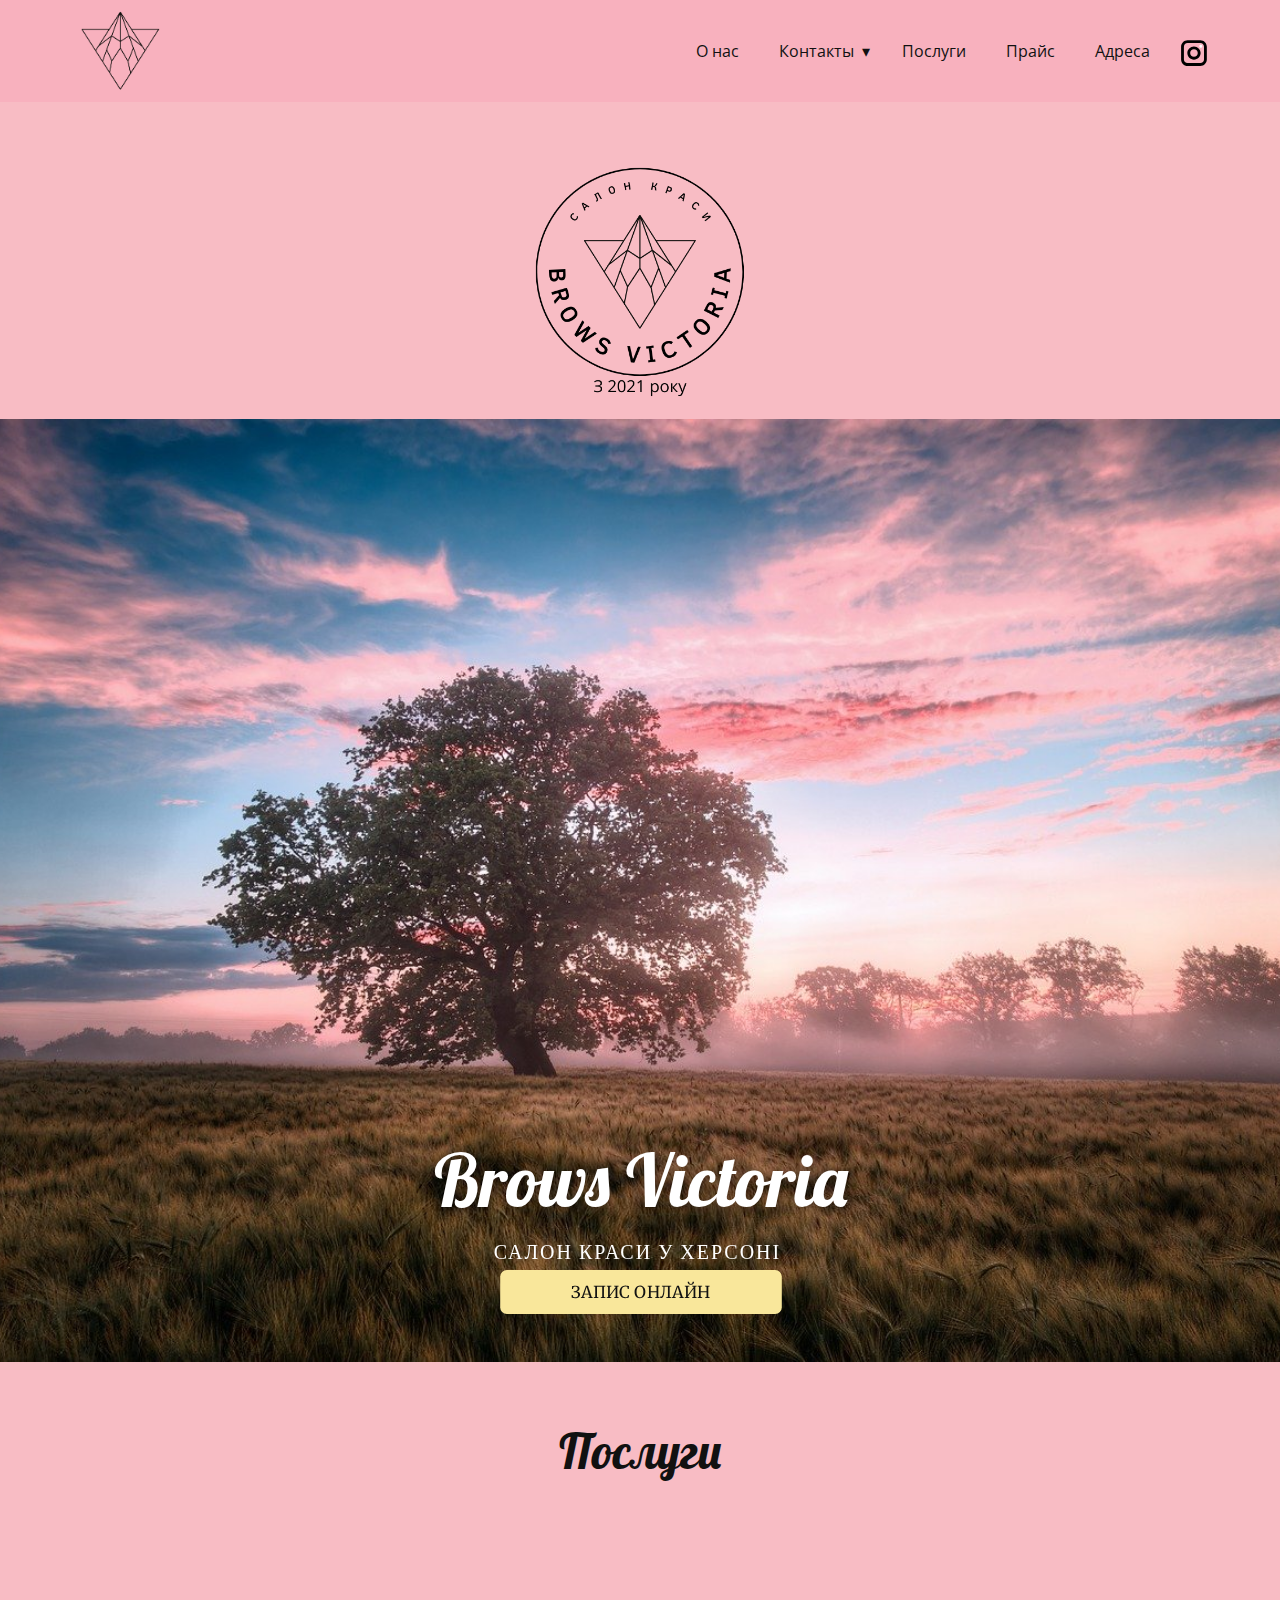
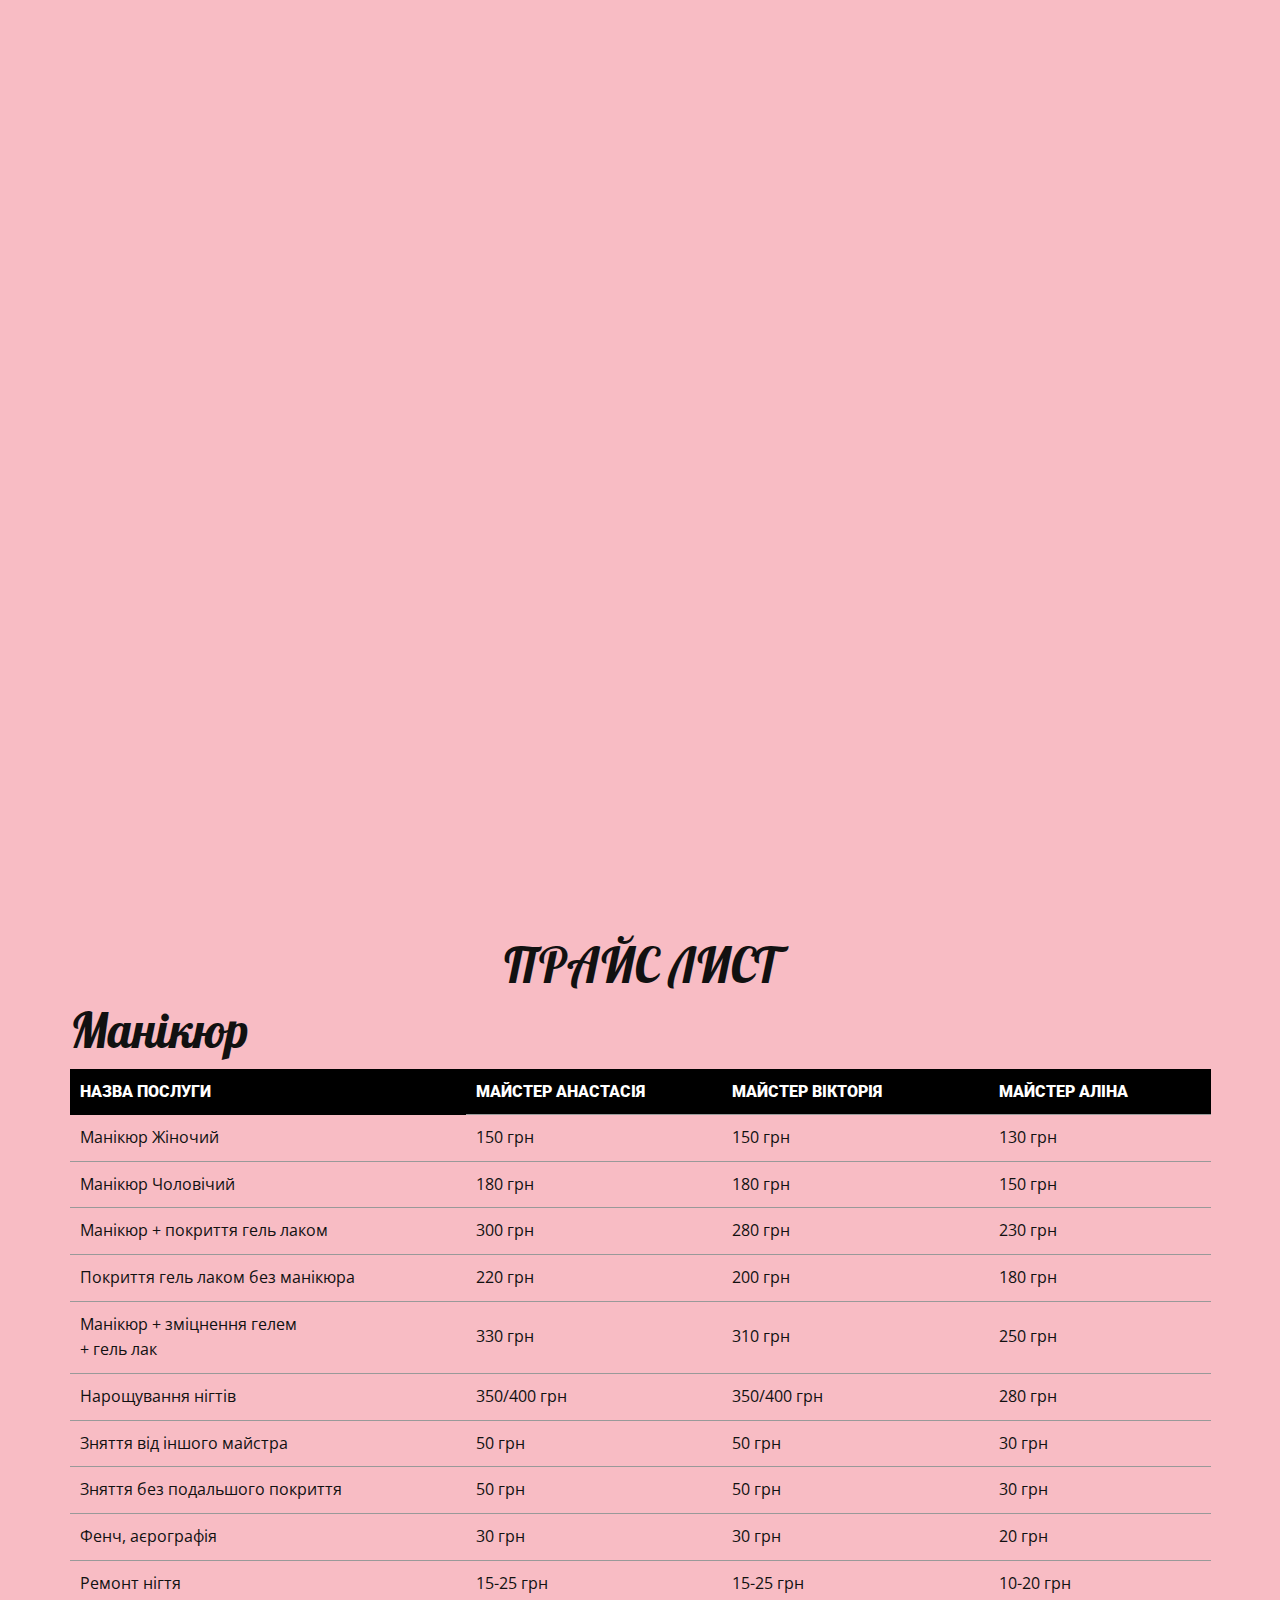
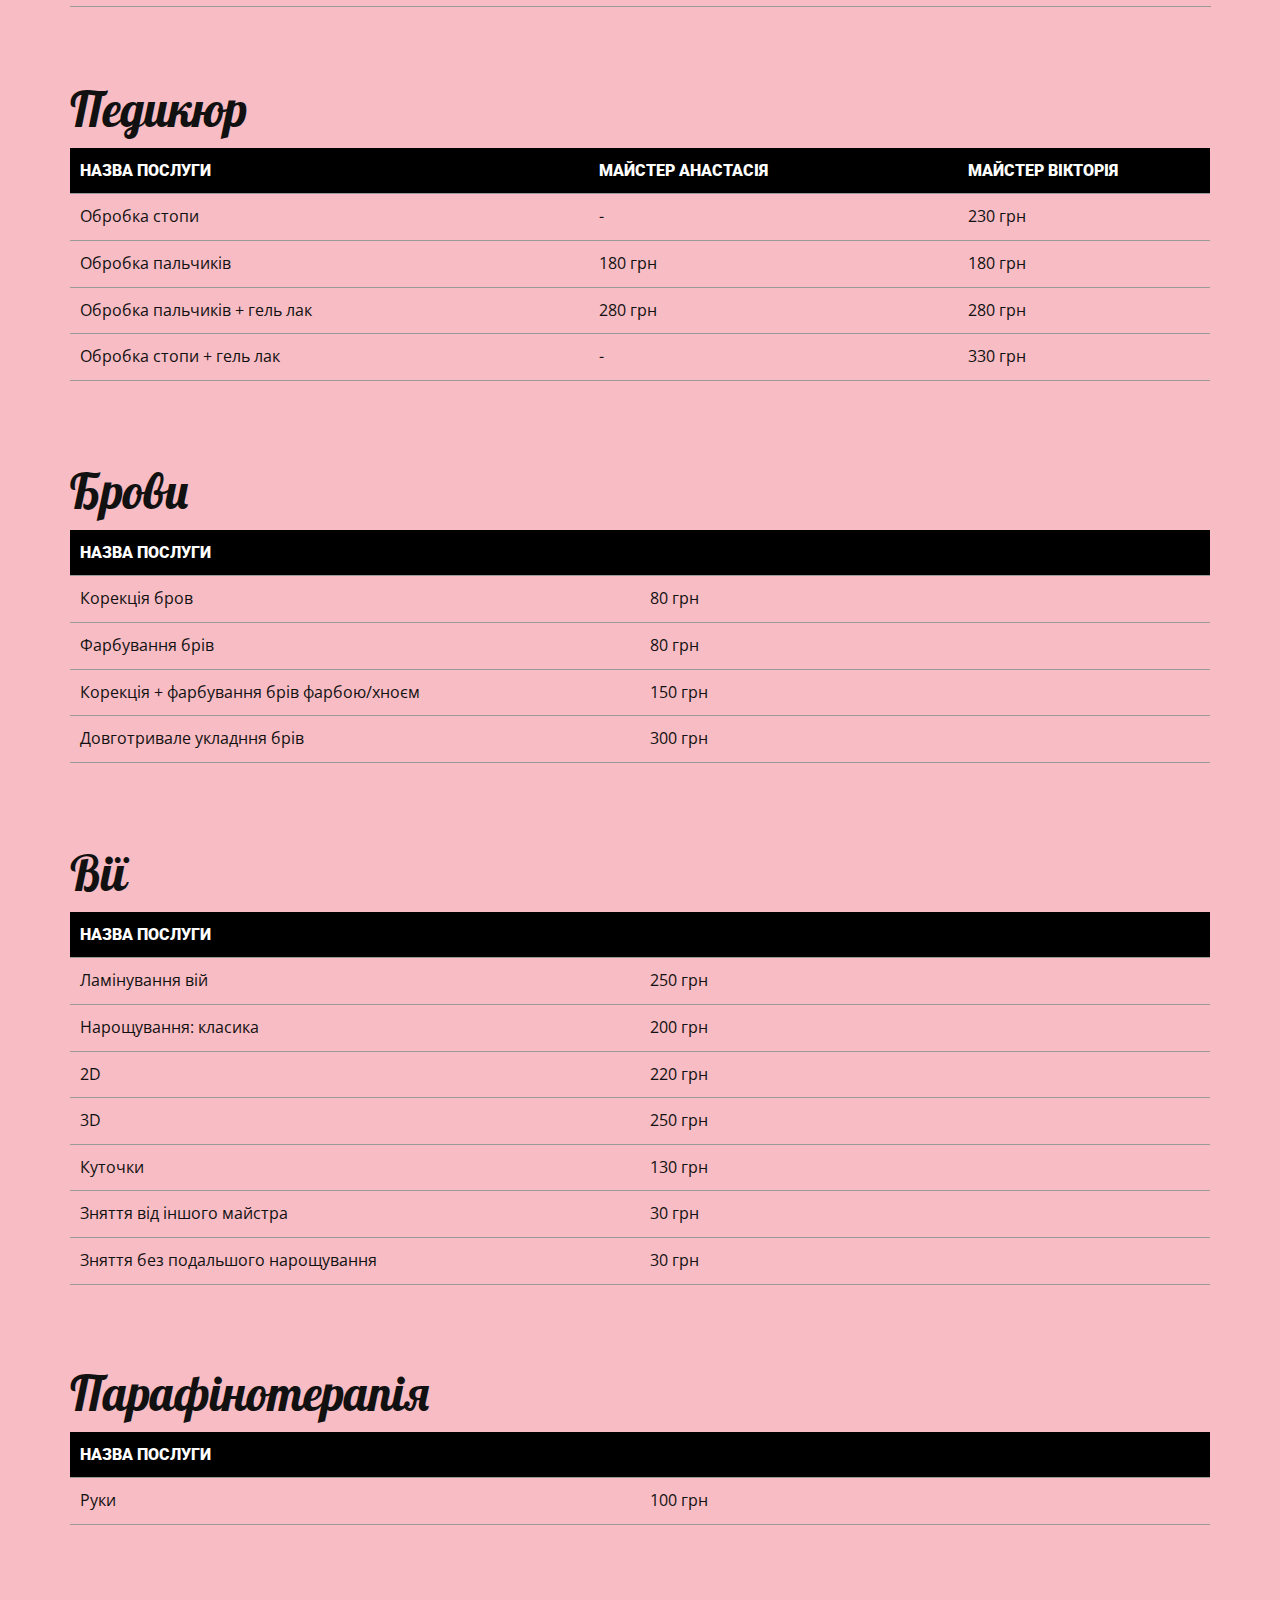
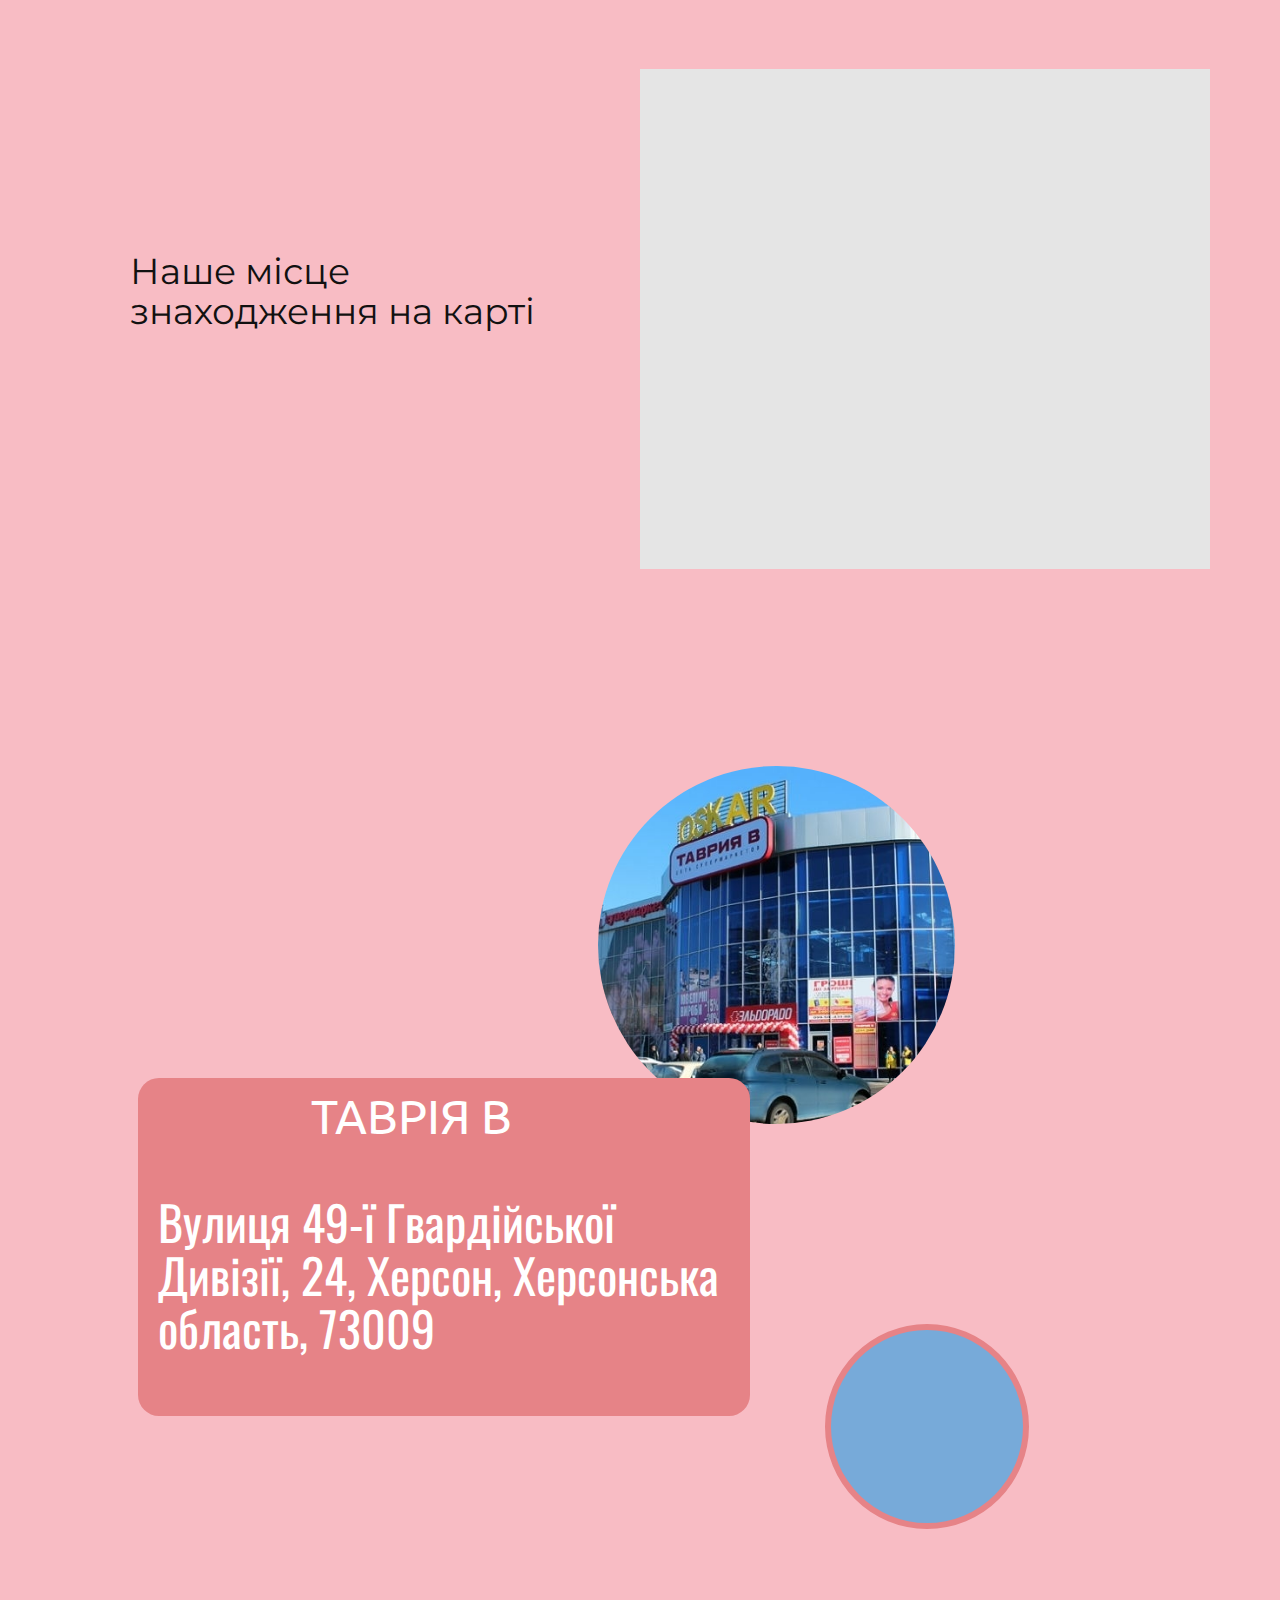
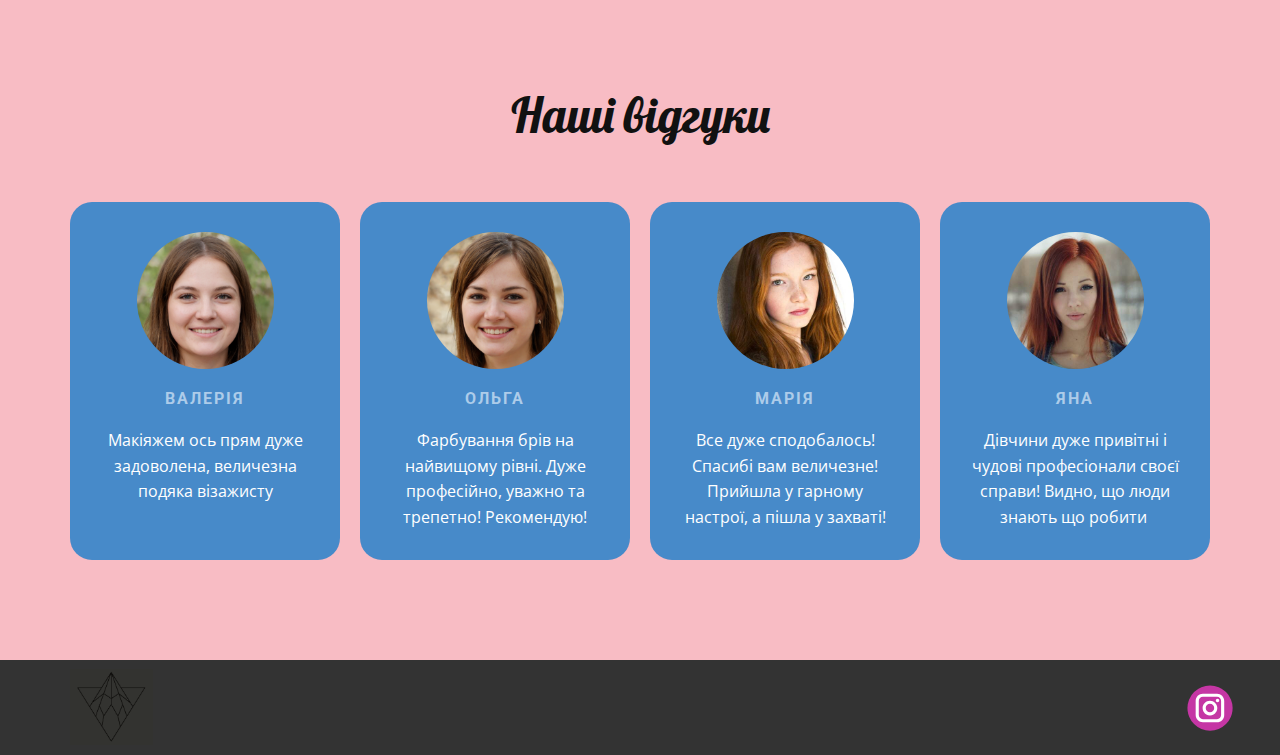
<file: index.html>
<!DOCTYPE html>
<html style="font-size: 16px;">
  <head>
    <meta name="viewport" content="width=device-width, initial-scale=1.0">
    <meta charset="utf-8">
    <meta name="keywords" content="nine looks in paris, new collection, costumes, winter is coming and we don’t want to look unprepared, paper, handbags, shoes, men, boys &amp;amp; girls, our shop, INTUITIVE">
    <meta name="description" content="">
    <meta name="page_type" content="np-template-header-footer-from-plugin">
    <title>Главная</title>
    <link rel="stylesheet" href="nicepage.css" media="screen">
<link rel="stylesheet" href="Главная.css" media="screen">
    <script class="u-script" type="text/javascript" src="jquery.js" defer=""></script>
    <script class="u-script" type="text/javascript" src="nicepage.js" defer=""></script>
    <meta name="generator" content="Nicepage 4.8.2, nicepage.com">
    <link id="u-theme-google-font" rel="stylesheet" href="https://fonts.googleapis.com/css?family=Roboto:100,100i,300,300i,400,400i,500,500i,700,700i,900,900i|Open+Sans:300,300i,400,400i,500,500i,600,600i,700,700i,800,800i">
    <link id="u-page-google-font" rel="stylesheet" href="https://fonts.googleapis.com/css?family=Lobster:400|Merriweather:300,300i,400,400i,700,700i,900,900i|Montserrat:100,100i,200,200i,300,300i,400,400i,500,500i,600,600i,700,700i,800,800i,900,900i|Ubuntu:300,300i,400,400i,500,500i,700,700i|Oswald:200,300,400,500,600,700|Abril+Fatface:400">
    
    
    
    
    
    
    
    
    
    
    
    
    
    <script type="application/ld+json">{
		"@context": "http://schema.org",
		"@type": "Organization",
		"name": "",
		"logo": "images/2121121.png",
		"sameAs": [
				"https://www.instagram.com/lashmaker_viktoria_ks/",
				"https://www.instagram.com/lashmaker_viktoria_ks/"
		]
}</script>
    <meta name="theme-color" content="#478ac9">
    <meta property="og:title" content="Главная">
    <meta property="og:type" content="website">
  </head>
  <body data-home-page="Главная.html" data-home-page-title="Главная" class="u-body u-xl-mode"><header class="u-clearfix u-custom-color-5 u-header u-sticky u-sticky-11cc u-header" id="sec-8f37"><style class="u-sticky-style" data-style-id="11cc">.u-sticky-fixed.u-sticky-11cc, .u-body.u-sticky-fixed .u-sticky-11cc {
box-shadow: 0px 5px 8px 0 rgba(0,0,0,0.7) !important
}</style><div class="u-clearfix u-sheet u-valign-middle u-sheet-1">
        <a href="Главная.html#carousel_c589" data-page-id="56545896" class="u-image u-logo u-image-1" data-image-width="261" data-image-height="254" title="logo">
          <img src="images/2121121.png" class="u-logo-image u-logo-image-1">
        </a>
        <nav class="u-dropdown-icon u-menu u-menu-dropdown u-offcanvas u-menu-1" data-responsive-from="MD">
          <div class="menu-collapse" style="font-size: 1rem; letter-spacing: 0px;">
            <a class="u-button-style u-custom-color u-custom-left-right-menu-spacing u-custom-padding-bottom u-custom-top-bottom-menu-spacing u-nav-link u-text-active-palette-1-base u-text-hover-palette-2-base" href="#">
              <svg class="u-svg-link" viewBox="0 0 24 24"><use xmlns:xlink="http://www.w3.org/1999/xlink" xlink:href="#menu-hamburger"></use></svg>
              <svg class="u-svg-content" version="1.1" id="menu-hamburger" viewBox="0 0 16 16" x="0px" y="0px" xmlns:xlink="http://www.w3.org/1999/xlink" xmlns="http://www.w3.org/2000/svg"><g><rect y="1" width="16" height="2"></rect><rect y="7" width="16" height="2"></rect><rect y="13" width="16" height="2"></rect>
</g></svg>
            </a>
          </div>
          <div class="u-custom-menu u-nav-container">
            <ul class="u-nav u-unstyled u-nav-1"><li class="u-nav-item"><a class="u-button-style u-nav-link u-text-active-palette-1-base u-text-hover-palette-2-base" href="О-нас.html" style="padding: 10px 20px;">О нас</a>
</li><li class="u-nav-item"><a class="u-button-style u-nav-link u-text-active-palette-1-base u-text-hover-palette-2-base" href="blog/пост-1.html" style="padding: 10px 20px;">Контакты</a><div class="u-nav-popup"><ul class="u-border-2 u-border-grey-75 u-h-spacing-20 u-nav u-unstyled u-v-spacing-10"><li class="u-nav-item"><a class="u-active-custom-color-5 u-button-style u-nav-link u-white" href="tel:+38 (066) 027 44 53 ">Виктория: +38 (066) 027 44 53</a>
</li><li class="u-nav-item"><a class="u-active-custom-color-5 u-button-style u-nav-link u-white" href="tel:+38 (066) 786 93 92">Алина: +38 (066) 786 93 92</a>
</li><li class="u-nav-item"><a class="u-active-custom-color-5 u-button-style u-nav-link u-white" href="mailto:viktoriashambir777@gmail.com">Рабочая почта: viktoriashambir777@gmail.com</a>
</li></ul>
</div>
</li><li class="u-nav-item"><a class="u-button-style u-nav-link u-text-active-palette-1-base u-text-hover-palette-2-base" href="Главная.html#sec-8360" data-page-id="56545896" style="padding: 10px 20px;">Послуги</a>
</li><li class="u-nav-item"><a class="u-button-style u-nav-link u-text-active-palette-1-base u-text-hover-palette-2-base" href="Главная.html#carousel_572d" data-page-id="56545896" style="padding: 10px 20px;">Прайс</a>
</li><li class="u-nav-item"><a class="u-button-style u-nav-link u-text-active-palette-1-base u-text-hover-palette-2-base" href="Главная.html#sec-dfef" data-page-id="56545896" style="padding: 10px 20px;">Адреса</a>
</li></ul>
          </div>
          <div class="u-custom-menu u-nav-container-collapse">
            <div class="u-black u-container-style u-inner-container-layout u-opacity u-opacity-95 u-sidenav">
              <div class="u-inner-container-layout u-sidenav-overflow">
                <div class="u-menu-close"></div>
                <ul class="u-align-center u-nav u-popupmenu-items u-unstyled u-nav-3"><li class="u-nav-item"><a class="u-button-style u-nav-link" href="О-нас.html">О нас</a>
</li><li class="u-nav-item"><a class="u-button-style u-nav-link" href="blog/пост-1.html">Контакты</a><div class="u-nav-popup"><ul class="u-border-2 u-border-grey-75 u-custom-font u-font-lobster u-h-spacing-20 u-nav u-unstyled u-v-spacing-10 u-nav-4"><li class="u-nav-item"><a class="u-button-style u-nav-link u-white" href="tel:+38 (066) 027 44 53 ">Виктория: +38 (066) 027 44 53</a>
</li><li class="u-nav-item"><a class="u-button-style u-nav-link u-white" href="tel:+38 (066) 786 93 92">Алина: +38 (066) 786 93 92</a>
</li><li class="u-nav-item"><a class="u-button-style u-nav-link u-white" href="mailto:viktoriashambir777@gmail.com">Рабочая почта: viktoriashambir777@gmail.com</a>
</li></ul>
</div>
</li><li class="u-nav-item"><a class="u-button-style u-nav-link" href="Главная.html#sec-8360" data-page-id="56545896">Послуги</a>
</li><li class="u-nav-item"><a class="u-button-style u-nav-link" href="Главная.html#carousel_572d" data-page-id="56545896">Прайс</a>
</li><li class="u-nav-item"><a class="u-button-style u-nav-link" href="Главная.html#sec-dfef" data-page-id="56545896">Адреса</a>
</li></ul>
              </div>
            </div>
            <div class="u-black u-menu-overlay u-opacity u-opacity-70"></div>
          </div>
        </nav>
        <div class="u-social-icons u-spacing-10 u-social-icons-1">
          <a class="u-social-url" title="instagram" target="_blank" href="https://www.instagram.com/lashmaker_viktoria_ks/"><span class="u-icon u-social-icon u-social-instagram u-text-black u-icon-1"><svg class="u-svg-link" preserveAspectRatio="xMidYMin slice" viewBox="0 0 112 112" style=""><use xmlns:xlink="http://www.w3.org/1999/xlink" xlink:href="#svg-b015"></use></svg><svg class="u-svg-content" viewBox="0 0 112 112" x="0" y="0" id="svg-b015"><path fill="currentColor" d="M55.9,32.9c-12.8,0-23.2,10.4-23.2,23.2s10.4,23.2,23.2,23.2s23.2-10.4,23.2-23.2S68.7,32.9,55.9,32.9z
	 M55.9,69.4c-7.4,0-13.3-6-13.3-13.3c-0.1-7.4,6-13.3,13.3-13.3s13.3,6,13.3,13.3C69.3,63.5,63.3,69.4,55.9,69.4z"></path><path fill="#FFFFFF" d="M79.7,26.8c-3,0-5.4,2.5-5.4,5.4s2.5,5.4,5.4,5.4c3,0,5.4-2.5,5.4-5.4S82.7,26.8,79.7,26.8z"></path><path fill="currentColor" d="M78.2,11H33.5C21,11,10.8,21.3,10.8,33.7v44.7c0,12.6,10.2,22.8,22.7,22.8h44.7c12.6,0,22.7-10.2,22.7-22.7
	V33.7C100.8,21.1,90.6,11,78.2,11z M91,78.4c0,7.1-5.8,12.8-12.8,12.8H33.5c-7.1,0-12.8-5.8-12.8-12.8V33.7
	c0-7.1,5.8-12.8,12.8-12.8h44.7c7.1,0,12.8,5.8,12.8,12.8V78.4z"></path></svg></span>
          </a>
        </div>
      </div></header>
    <section class="u-clearfix u-custom-color-4 u-section-1" id="carousel_c589">
      <img src="images/browsvictoria.png" alt="" class="u-image u-image-default u-image-1" data-image-width="500" data-image-height="500">
      <img class="u-expanded-width u-hover-feature u-image u-image-2" src="images/d37c03492a585de046b685aadb296ab808d371137514eb0aabda51115110bfda891649ec846211143e4fac673cfd1281f0b692e0b20d2b676f7c46_1280.jpg" data-image-width="1280" data-image-height="852">
      <div class="u-container-style u-group u-group-1" data-animation-name="customAnimationIn" data-animation-duration="1000" data-animation-direction="">
        <div class="u-container-layout u-container-layout-1">
          <h1 class="u-align-center u-custom-font u-font-lobster u-text u-title u-text-1">Brows Victoria</h1>
          <h4 class="u-align-center u-custom-font u-text u-text-body-alt-color u-text-2">Салон краси У херсоні&nbsp;</h4>
          <a href="#sec-5303" class="u-active-palette-3-light-2 u-btn u-btn-round u-button-style u-custom-font u-dialog-link u-font-merriweather u-hover-feature u-hover-palette-3-light-2 u-palette-3-light-2 u-radius-6 u-btn-1">ЗАПИС ОНЛАЙН</a>
        </div>
      </div>
      
      
    </section>
    <section class="u-align-center u-clearfix u-custom-color-4 u-section-2" id="sec-8360">
      <div class="u-clearfix u-sheet u-sheet-1">
        <h2 class="u-custom-font u-font-lobster u-text u-text-default u-text-1">Послуги</h2>
      </div>
    </section>
    <section class="u-align-center u-clearfix u-custom-color-4 u-section-3" id="sec-80b4">
      <div class="u-clearfix u-sheet u-sheet-1">
        <div class="u-expanded-width-md u-expanded-width-sm u-expanded-width-xs u-layout-grid u-list u-list-1">
          <div class="u-repeater u-repeater-1">
            <div class="u-align-center u-container-style u-hover-feature u-list-item u-repeater-item u-list-item-1" data-animation-name="customAnimationIn" data-animation-duration="1000">
              <div class="u-container-layout u-similar-container u-valign-top u-container-layout-1">
                <div alt="" class="u-border-2 u-border-grey-75 u-image u-image-circle u-image-1" data-image-width="750" data-image-height="928"></div>
                <h5 class="u-custom-font u-font-montserrat u-text u-text-1">Ламінування вій</h5>
              </div>
            </div>
            <div class="u-align-center u-container-style u-hover-feature u-list-item u-repeater-item u-list-item-2" data-animation-name="customAnimationIn" data-animation-duration="1000">
              <div class="u-container-layout u-similar-container u-valign-top u-container-layout-2">
                <div alt="" class="u-border-2 u-border-grey-75 u-image u-image-circle u-image-2" data-image-width="750" data-image-height="939"></div>
                <h5 class="u-custom-font u-font-montserrat u-text u-text-2">Нарощування</h5>
              </div>
            </div>
            <div class="u-align-center u-container-style u-hover-feature u-list-item u-repeater-item u-list-item-3" data-animation-name="customAnimationIn" data-animation-duration="1000">
              <div class="u-container-layout u-similar-container u-valign-top u-container-layout-3">
                <div alt="" class="u-border-2 u-border-grey-75 u-image u-image-circle u-image-3" data-image-width="750" data-image-height="935"></div>
                <h5 class="u-custom-font u-font-montserrat u-text u-text-3">Фарбування бровей</h5>
              </div>
            </div>
            <div class="u-align-center u-container-style u-hover-feature u-list-item u-repeater-item u-list-item-4" data-animation-name="customAnimationIn" data-animation-duration="1000">
              <div class="u-container-layout u-similar-container u-valign-top u-container-layout-4">
                <div alt="" class="u-border-2 u-border-grey-75 u-image u-image-circle u-image-4" data-image-width="750" data-image-height="930"></div>
                <h5 class="u-custom-font u-font-montserrat u-text u-text-4">Манікюр</h5>
              </div>
            </div>
            <div class="u-align-center u-container-style u-hover-feature u-list-item u-repeater-item u-list-item-5" data-animation-name="customAnimationIn" data-animation-duration="1000">
              <div class="u-container-layout u-similar-container u-valign-top u-container-layout-5">
                <div alt="" class="u-border-2 u-border-grey-75 u-image u-image-circle u-image-5" data-image-width="828" data-image-height="1011"></div>
                <h5 class="u-custom-font u-font-montserrat u-text u-text-5">Педикюр</h5>
              </div>
            </div>
            <div class="u-align-center u-container-style u-hover-feature u-list-item u-repeater-item u-list-item-6" data-animation-name="customAnimationIn" data-animation-duration="1000">
              <div class="u-container-layout u-similar-container u-valign-top u-container-layout-6">
                <div alt="" class="u-border-2 u-border-grey-75 u-image u-image-circle u-image-6" data-image-width="852" data-image-height="1280"></div>
                <h5 class="u-custom-font u-font-montserrat u-text u-text-6">Парафін</h5>
              </div>
            </div>
          </div>
        </div>
      </div>
      
      
      
      
      
      
    </section>
    <section class="u-clearfix u-custom-color-4 u-section-4" id="carousel_572d">
      <div class="u-clearfix u-sheet u-valign-middle u-sheet-1">
        <h2 class="u-align-center u-custom-font u-font-lobster u-text u-text-1">Прайс лист</h2>
        <h1 class="u-text u-text-2">Манікюр</h1>
        <div class="u-table u-table-responsive u-table-1">
          <table class="u-table-entity">
            <colgroup>
              <col width="34.71%">
              <col width="22.44%">
              <col width="23.4%">
              <col width="19.46%">
            </colgroup>
            <thead class="u-black u-custom-font u-heading-font u-table-header u-table-header-1">
              <tr style="height: 25px;">
                <th class="u-table-cell">Назва послуги</th>
                <th class="u-table-cell">Майстер Анастасія</th>
                <th class="u-table-cell">Майстер Вікторія</th>
                <th class="u-table-cell">Майстер Аліна</th>
              </tr>
            </thead>
            <tbody class="u-table-body">
              <tr style="height: 46px;">
                <td class="u-custom-font u-table-cell u-text-font">Манікюр Жіночий</td>
                <td class="u-border-1 u-border-grey-40 u-border-no-left u-border-no-right u-table-cell">150 грн</td>
                <td class="u-border-1 u-border-grey-40 u-border-no-left u-border-no-right u-table-cell">150 грн</td>
                <td class="u-border-1 u-border-grey-40 u-border-no-left u-border-no-right u-table-cell">130 грн</td>
              </tr>
              <tr style="height: 43px;">
                <td class="u-border-1 u-border-grey-40 u-border-no-left u-border-no-right u-table-cell">Манікюр Чоловічий</td>
                <td class="u-border-1 u-border-grey-40 u-border-no-left u-border-no-right u-table-cell">180 грн</td>
                <td class="u-border-1 u-border-grey-40 u-border-no-left u-border-no-right u-table-cell">180 грн</td>
                <td class="u-border-1 u-border-grey-40 u-border-no-left u-border-no-right u-table-cell">150 грн</td>
              </tr>
              <tr style="height: 28px;">
                <td class="u-border-1 u-border-grey-40 u-border-no-left u-border-no-right u-table-cell">Манікюр + покриття гель лаком</td>
                <td class="u-border-1 u-border-grey-40 u-border-no-left u-border-no-right u-table-cell">300 грн</td>
                <td class="u-border-1 u-border-grey-40 u-border-no-left u-border-no-right u-table-cell">280 грн</td>
                <td class="u-border-1 u-border-grey-40 u-border-no-left u-border-no-right u-table-cell">230 грн</td>
              </tr>
              <tr style="height: 44px;">
                <td class="u-border-1 u-border-grey-40 u-border-no-left u-border-no-right u-table-cell">Покриття гель лаком без манікюра</td>
                <td class="u-border-1 u-border-grey-40 u-border-no-left u-border-no-right u-table-cell">220 грн</td>
                <td class="u-border-1 u-border-grey-40 u-border-no-left u-border-no-right u-table-cell">200 грн</td>
                <td class="u-border-1 u-border-grey-40 u-border-no-left u-border-no-right u-table-cell">180 грн</td>
              </tr>
              <tr style="height: 41px;">
                <td class="u-border-1 u-border-grey-40 u-border-no-left u-border-no-right u-table-cell">Манікюр + зміцнення гелем&nbsp;<br>+ гель лак
                </td>
                <td class="u-border-1 u-border-grey-40 u-border-no-left u-border-no-right u-table-cell u-table-cell-22">330 грн</td>
                <td class="u-border-1 u-border-grey-40 u-border-no-left u-border-no-right u-table-cell">310 грн</td>
                <td class="u-border-1 u-border-grey-40 u-border-no-left u-border-no-right u-table-cell">250 грн</td>
              </tr>
              <tr style="height: 47px;">
                <td class="u-border-1 u-border-grey-40 u-border-no-left u-border-no-right u-table-cell">Нарощування нігтів</td>
                <td class="u-border-1 u-border-grey-40 u-border-no-left u-border-no-right u-table-cell">350/400 грн</td>
                <td class="u-border-1 u-border-grey-40 u-border-no-left u-border-no-right u-table-cell">350/400 грн</td>
                <td class="u-border-1 u-border-grey-40 u-border-no-left u-border-no-right u-table-cell">280 грн</td>
              </tr>
              <tr style="height: 44px;">
                <td class="u-border-1 u-border-grey-40 u-border-no-left u-border-no-right u-table-cell">Зняття від іншого майстра</td>
                <td class="u-border-1 u-border-grey-40 u-border-no-left u-border-no-right u-table-cell">50 грн</td>
                <td class="u-border-1 u-border-grey-40 u-border-no-left u-border-no-right u-table-cell">50 грн</td>
                <td class="u-border-1 u-border-grey-40 u-border-no-left u-border-no-right u-table-cell">30 грн</td>
              </tr>
              <tr style="height: 46px;">
                <td class="u-border-1 u-border-grey-40 u-border-no-left u-border-no-right u-table-cell">Зняття без подальшого покриття</td>
                <td class="u-border-1 u-border-grey-40 u-border-no-left u-border-no-right u-table-cell">50 грн</td>
                <td class="u-border-1 u-border-grey-40 u-border-no-left u-border-no-right u-table-cell">50 грн</td>
                <td class="u-border-1 u-border-grey-40 u-border-no-left u-border-no-right u-table-cell">30 грн</td>
              </tr>
              <tr style="height: 46px;">
                <td class="u-border-1 u-border-grey-40 u-border-no-left u-border-no-right u-table-cell">Фенч, аєрографія</td>
                <td class="u-border-1 u-border-grey-40 u-border-no-left u-border-no-right u-table-cell">30 грн</td>
                <td class="u-border-1 u-border-grey-40 u-border-no-left u-border-no-right u-table-cell">30 грн</td>
                <td class="u-border-1 u-border-grey-40 u-border-no-left u-border-no-right u-table-cell">20 грн</td>
              </tr>
              <tr style="height: 46px;">
                <td class="u-border-1 u-border-grey-40 u-border-no-left u-border-no-right u-table-cell">Ремонт нігтя</td>
                <td class="u-border-1 u-border-grey-40 u-border-no-left u-border-no-right u-table-cell">15-25 грн</td>
                <td class="u-border-1 u-border-grey-40 u-border-no-left u-border-no-right u-table-cell">15-25 грн</td>
                <td class="u-border-1 u-border-grey-40 u-border-no-left u-border-no-right u-table-cell">10-20 грн</td>
              </tr>
            </tbody>
          </table>
        </div>
      </div>
    </section>
    <section class="u-clearfix u-custom-color-4 u-section-5" id="carousel_e7e3">
      <div class="u-clearfix u-sheet u-valign-top u-sheet-1">
        <p class="u-custom-font u-font-lobster u-text u-text-1">Педикюр</p>
        <div class="u-expanded-width u-table u-table-responsive u-table-1">
          <table class="u-table-entity">
            <colgroup>
              <col width="45.53%">
              <col width="32.38%">
              <col width="22.08%">
            </colgroup>
            <thead class="u-black u-custom-font u-heading-font u-table-header u-table-header-1">
              <tr style="height: 45px;">
                <th class="u-table-cell">Назва послуги</th>
                <th class="u-table-cell">Майстер Анастасія</th>
                <th class="u-table-cell">майстер Вікторія</th>
              </tr>
            </thead>
            <tbody class="u-table-body">
              <tr style="height: 34px;">
                <td class="u-border-1 u-border-grey-40 u-border-no-left u-border-no-right u-table-cell">Обробка стопи</td>
                <td class="u-border-1 u-border-grey-40 u-border-no-left u-border-no-right u-table-cell">-</td>
                <td class="u-border-1 u-border-grey-40 u-border-no-left u-border-no-right u-table-cell">230 грн</td>
              </tr>
              <tr style="height: 25px;">
                <td class="u-border-1 u-border-grey-40 u-border-no-left u-border-no-right u-table-cell"> Обробка пальчиків</td>
                <td class="u-border-1 u-border-grey-40 u-border-no-left u-border-no-right u-table-cell">180 грн</td>
                <td class="u-border-1 u-border-grey-40 u-border-no-left u-border-no-right u-table-cell">180 грн</td>
              </tr>
              <tr style="height: 26px;">
                <td class="u-border-1 u-border-grey-40 u-border-no-left u-border-no-right u-table-cell">Обробка пальчиків + гель лак</td>
                <td class="u-border-1 u-border-grey-40 u-border-no-left u-border-no-right u-table-cell">280 грн</td>
                <td class="u-border-1 u-border-grey-40 u-border-no-left u-border-no-right u-table-cell">280 грн</td>
              </tr>
              <tr style="height: 25px;">
                <td class="u-border-1 u-border-grey-40 u-border-no-left u-border-no-right u-table-cell">Обробка стопи + гель лак</td>
                <td class="u-border-1 u-border-grey-40 u-border-no-left u-border-no-right u-table-cell">-</td>
                <td class="u-border-1 u-border-grey-40 u-border-no-left u-border-no-right u-table-cell">330 грн</td>
              </tr>
            </tbody>
          </table>
        </div>
      </div>
    </section>
    <section class="u-clearfix u-custom-color-4 u-section-6" id="carousel_ed03">
      <div class="u-clearfix u-sheet u-sheet-1">
        <p class="u-custom-font u-font-lobster u-text u-text-1">Брови</p>
        <div class="u-expanded-width u-table u-table-responsive u-table-1">
          <table class="u-table-entity">
            <colgroup>
              <col width="50%">
              <col width="50%">
            </colgroup>
            <thead class="u-black u-custom-font u-heading-font u-table-header u-table-header-1">
              <tr style="height: 45px;">
                <th class="u-table-cell">Назва послуги</th>
                <th class="u-table-cell"></th>
              </tr>
            </thead>
            <tbody class="u-table-body">
              <tr style="height: 31px;">
                <td class="u-border-1 u-border-grey-40 u-border-no-left u-border-no-right u-table-cell">Корекція бров</td>
                <td class="u-border-1 u-border-grey-40 u-border-no-left u-border-no-right u-table-cell">80 грн</td>
              </tr>
              <tr style="height: 27px;">
                <td class="u-border-1 u-border-grey-40 u-border-no-left u-border-no-right u-table-cell">Фарбування брів</td>
                <td class="u-border-1 u-border-grey-40 u-border-no-left u-border-no-right u-table-cell">80 грн</td>
              </tr>
              <tr style="height: 28px;">
                <td class="u-border-1 u-border-grey-40 u-border-no-left u-border-no-right u-table-cell">Корекція + фарбування брів фарбою/хноєм</td>
                <td class="u-border-1 u-border-grey-40 u-border-no-left u-border-no-right u-table-cell">150 грн</td>
              </tr>
              <tr style="height: 26px;">
                <td class="u-border-1 u-border-grey-40 u-border-no-left u-border-no-right u-table-cell">Довготривале укладння брів</td>
                <td class="u-border-1 u-border-grey-40 u-border-no-left u-border-no-right u-table-cell">300 грн</td>
              </tr>
            </tbody>
          </table>
        </div>
      </div>
    </section>
    <section class="u-clearfix u-custom-color-4 u-section-7" id="carousel_2bef">
      <div class="u-clearfix u-sheet u-sheet-1">
        <p class="u-custom-font u-font-lobster u-text u-text-1">Вії</p>
        <div class="u-expanded-width u-table u-table-responsive u-table-1">
          <table class="u-table-entity">
            <colgroup>
              <col width="50%">
              <col width="50%">
            </colgroup>
            <thead class="u-black u-custom-font u-heading-font u-table-header u-table-header-1">
              <tr style="height: 45px;">
                <th class="u-table-cell">Назва послуги</th>
                <th class="u-table-cell"></th>
              </tr>
            </thead>
            <tbody class="u-table-body">
              <tr style="height: 27px;">
                <td class="u-border-1 u-border-grey-40 u-border-no-left u-border-no-right u-table-cell">Ламінування вій</td>
                <td class="u-border-1 u-border-grey-40 u-border-no-left u-border-no-right u-table-cell">250 грн</td>
              </tr>
              <tr style="height: 25px;">
                <td class="u-border-1 u-border-grey-40 u-border-no-left u-border-no-right u-table-cell">Нарощування: класика</td>
                <td class="u-border-1 u-border-grey-40 u-border-no-left u-border-no-right u-table-cell">200 грн</td>
              </tr>
              <tr style="height: 28px;">
                <td class="u-border-1 u-border-grey-40 u-border-no-left u-border-no-right u-table-cell">2D</td>
                <td class="u-border-1 u-border-grey-40 u-border-no-left u-border-no-right u-table-cell">220 грн</td>
              </tr>
              <tr style="height: 38px;">
                <td class="u-border-1 u-border-grey-40 u-border-no-left u-border-no-right u-table-cell">3D</td>
                <td class="u-border-1 u-border-grey-40 u-border-no-left u-border-no-right u-table-cell">250 грн</td>
              </tr>
              <tr style="height: 37px;">
                <td class="u-border-1 u-border-grey-40 u-border-no-left u-border-no-right u-table-cell">Куточки</td>
                <td class="u-border-1 u-border-grey-40 u-border-no-left u-border-no-right u-table-cell">130 грн</td>
              </tr>
              <tr style="height: 25px;">
                <td class="u-border-1 u-border-grey-40 u-border-no-left u-border-no-right u-table-cell">Зняття від іншого майстра</td>
                <td class="u-border-1 u-border-grey-40 u-border-no-left u-border-no-right u-table-cell">30 грн</td>
              </tr>
              <tr style="height: 26px;">
                <td class="u-border-1 u-border-grey-40 u-border-no-left u-border-no-right u-table-cell">Зняття без подальшого нарощування</td>
                <td class="u-border-1 u-border-grey-40 u-border-no-left u-border-no-right u-table-cell">30 грн</td>
              </tr>
            </tbody>
          </table>
        </div>
      </div>
    </section>
    <section class="u-clearfix u-custom-color-4 u-section-8" id="carousel_bb21">
      <div class="u-clearfix u-sheet u-sheet-1">
        <p class="u-custom-font u-font-lobster u-text u-text-1"> Парафінотерапія </p>
        <div class="u-expanded-width u-table u-table-responsive u-table-1">
          <table class="u-table-entity">
            <colgroup>
              <col width="50%">
              <col width="50%">
            </colgroup>
            <thead class="u-black u-custom-font u-heading-font u-table-header u-table-header-1">
              <tr style="height: 45px;">
                <th class="u-table-cell">Назва послуги</th>
                <th class="u-table-cell"></th>
              </tr>
            </thead>
            <tbody class="u-table-body">
              <tr style="height: 38px;">
                <td class="u-border-1 u-border-grey-40 u-border-no-left u-border-no-right u-table-cell">Руки</td>
                <td class="u-border-1 u-border-grey-40 u-border-no-left u-border-no-right u-table-cell">100 грн</td>
              </tr>
            </tbody>
          </table>
        </div>
      </div>
    </section>
    <section class="u-clearfix u-custom-color-4 u-section-9" id="sec-dfef">
      <div class="u-clearfix u-sheet u-sheet-1">
        <div class="u-clearfix u-expanded-width u-layout-wrap u-layout-wrap-1">
          <div class="u-layout">
            <div class="u-layout-row">
              <div class="u-align-left u-container-style u-layout-cell u-left-cell u-size-30 u-layout-cell-1">
                <div class="u-container-layout u-container-layout-1">
                  <h2 class="u-custom-font u-font-montserrat u-text u-text-1">Наше місце знаходження на карті</h2>
                </div>
              </div>
              <div class="u-container-style u-layout-cell u-right-cell u-size-30 u-layout-cell-2">
                <div class="u-container-layout u-container-layout-2">
                  <div class="u-expanded u-grey-10 u-map">
                    <div class="embed-responsive">
                      <iframe class="embed-responsive-item" src="//maps.google.com/maps?output=embed&amp;q=%E2%80%8B%D0%92%D1%83%D0%BB%D0%B8%D1%86%D1%8F%2049-%D1%97%20%D0%93%D0%B2%D0%B0%D1%80%D0%B4%D1%96%D0%B9%D1%81%D1%8C%D0%BA%D0%BE%D1%97%20%D0%94%D0%B8%D0%B2%D1%96%D0%B7%D1%96%D1%97%2C%2024%2C%20%D0%A5%D0%B5%D1%80%D1%81%D0%BE%D0%BD%2C%20%D0%A5%D0%B5%D1%80%D1%81%D0%BE%D0%BD%D1%81%D1%8C%D0%BA%D0%B0%20%D0%BE%D0%B1%D0%BB%D0%B0%D1%81%D1%82%D1%8C%2C%2073009&amp;t=m" data-map="[base64]"></iframe>
                    </div>
                  </div>
                </div>
              </div>
            </div>
          </div>
        </div>
      </div>
    </section>
    <section class="u-clearfix u-custom-color-4 u-section-10" id="carousel_879b">
      <div class="u-clearfix u-sheet u-valign-middle-md u-valign-middle-sm u-valign-middle-xs u-sheet-1">
        <div class="u-border-3 u-border-palette-2-light-1 u-custom-color-4 u-expanded-width-md u-shape u-shape-svg u-text-palette-1-dark-1 u-shape-1" data-animation-name="customAnimationIn" data-animation-duration="1000">
          <svg class="u-svg-link" preserveAspectRatio="none" viewBox="0 0 160 150" style=""><use xmlns:xlink="http://www.w3.org/1999/xlink" xlink:href="#svg-1073"></use></svg>
          <svg xmlns="http://www.w3.org/2000/svg" xmlns:xlink="http://www.w3.org/1999/xlink" version="1.1" xml:space="preserve" class="u-svg-content" viewBox="-1.5 -1.5 163 153" x="0px" y="0px" id="svg-1073"><path d="M43.2,126.9c14.2,1.3,27.6,7,39.1,15.6c8.3,6.1,19.4,10.3,32.7,5.3c11.7-4.4,18.6-17.4,21-30.2c2.6-13.3,8.1-25.9,15.7-37.1
	c8.3-12.1,10.8-27.9,5.3-42.7C150.5,20.3,134.6,9,117,7.6C107.9,6.9,98.8,5,90.1,1.9C83-0.6,75-0.7,67.4,2.1
	c-9.9,3.7-17,11.6-20.1,21c-3.3,10.1-10.9,18-20.6,22.2c-0.1,0-0.1,0.1-0.2,0.1c-20.3,8.9-31,32-24.6,53.2
	C6.9,115.6,25.2,125.2,43.2,126.9z"></path></svg>
        </div>
        <div class="u-align-left u-image u-image-circle u-image-1" data-image-width="649" data-image-height="412"></div>
        <div class="u-border-6 u-border-palette-2-light-1 u-palette-1-light-1 u-shape u-shape-circle u-shape-2"></div>
        <div class="u-align-left u-container-style u-expanded-width-xs u-group u-hover-feature u-palette-2-light-1 u-radius-21 u-shape-round u-group-1">
          <div class="u-container-layout u-valign-top u-container-layout-1">
            <h1 class="u-custom-font u-font-ubuntu u-text u-text-1">ТАВР<span style="font-weight: 700;"></span>ІЯ В<span style="font-size: 3.75rem;"></span>
            </h1>
            <h1 class="u-custom-font u-font-oswald u-text u-text-2"> Вулиця 49-ї Гвардійської Дивізії, 24, Херсон, Херсонська область, 73009</h1>
          </div>
        </div>
      </div>
      
    </section>
    <section class="u-align-center u-clearfix u-custom-color-4 u-section-11" id="carousel_6810">
      <div class="u-clearfix u-sheet u-sheet-1">
        <h2 class="u-custom-font u-font-lobster u-text u-text-default u-text-1">Наші відгуки </h2>
        <div class="u-expanded-width u-list u-list-1">
          <div class="u-repeater u-repeater-1">
            <div class="u-align-center u-container-style u-list-item u-palette-1-base u-radius-22 u-repeater-item u-shape-round u-list-item-1">
              <div class="u-container-layout u-similar-container u-valign-top u-container-layout-1">
                <div alt="" class="u-image u-image-circle u-image-1" data-image-width="400" data-image-height="400"></div>
                <h6 class="u-text u-text-default u-text-palette-1-light-2 u-text-2">Валерія</h6>
                <p class="u-text u-text-3"> Макіяжем ось прям дуже задоволена, величезна подяка візажисту</p>
              </div>
            </div>
            <div class="u-align-center u-container-style u-list-item u-palette-1-base u-radius-22 u-repeater-item u-shape-round u-list-item-2">
              <div class="u-container-layout u-similar-container u-valign-top u-container-layout-2">
                <div alt="" class="u-image u-image-circle u-image-2" data-image-width="400" data-image-height="400"></div>
                <h6 class="u-text u-text-default u-text-palette-1-light-2 u-text-4">Ольга</h6>
                <p class="u-text u-text-5"> Фарбування брів на найвищому рівні. Дуже професійно, уважно та трепетно! Рекомендую!</p>
              </div>
            </div>
            <div class="u-align-center u-container-style u-list-item u-palette-1-base u-radius-22 u-repeater-item u-shape-round u-list-item-3">
              <div class="u-container-layout u-similar-container u-valign-top u-container-layout-3">
                <div alt="" class="u-image u-image-circle u-image-3" data-image-width="400" data-image-height="400"></div>
                <h6 class="u-text u-text-default u-text-palette-1-light-2 u-text-6">марія</h6>
                <p class="u-text u-text-7"> Все дуже сподобалось! Спасибі вам величезне! Прийшла у гарному настрої, а пішла у захваті!</p>
              </div>
            </div>
            <div class="u-align-center u-container-style u-list-item u-palette-1-base u-radius-22 u-repeater-item u-shape-round u-list-item-4">
              <div class="u-container-layout u-similar-container u-valign-top u-container-layout-4">
                <div alt="" class="u-image u-image-circle u-image-4" data-image-width="400" data-image-height="400"></div>
                <h6 class="u-text u-text-default u-text-palette-1-light-2 u-text-8">Яна</h6>
                <p class="u-text u-text-9">Дівчини дуже привітні і чудові професіонали своєї справи! Видно, що люди знають що робити&nbsp;</p>
              </div>
            </div>
          </div>
        </div>
      </div>
    </section>
    
    
    
    <footer class="u-align-center-md u-align-center-sm u-align-center-xs u-clearfix u-footer u-grey-80" id="sec-cf66"><div class="u-clearfix u-sheet u-sheet-1">
        <a href="Главная.html" data-page-id="56545896" class="u-image u-logo u-image-1" data-image-width="243" data-image-height="221" title="Главная">
          <img src="images/23.png" class="u-logo-image u-logo-image-1">
        </a>
        <div class="u-align-left u-social-icons u-spacing-10 u-social-icons-1">
          <a class="u-social-url" title="instagram" target="_blank" href="https://www.instagram.com/lashmaker_viktoria_ks/"><span class="u-icon u-social-icon u-social-instagram u-icon-1"><svg class="u-svg-link" preserveAspectRatio="xMidYMin slice" viewBox="0 0 112 112" style=""><use xmlns:xlink="http://www.w3.org/1999/xlink" xlink:href="#svg-3afa"></use></svg><svg class="u-svg-content" viewBox="0 0 112 112" x="0" y="0" id="svg-3afa"><circle fill="currentColor" cx="56.1" cy="56.1" r="55"></circle><path fill="#FFFFFF" d="M55.9,38.2c-9.9,0-17.9,8-17.9,17.9C38,66,46,74,55.9,74c9.9,0,17.9-8,17.9-17.9C73.8,46.2,65.8,38.2,55.9,38.2
            z M55.9,66.4c-5.7,0-10.3-4.6-10.3-10.3c-0.1-5.7,4.6-10.3,10.3-10.3c5.7,0,10.3,4.6,10.3,10.3C66.2,61.8,61.6,66.4,55.9,66.4z"></path><path fill="#FFFFFF" d="M74.3,33.5c-2.3,0-4.2,1.9-4.2,4.2s1.9,4.2,4.2,4.2s4.2-1.9,4.2-4.2S76.6,33.5,74.3,33.5z"></path><path fill="#FFFFFF" d="M73.1,21.3H38.6c-9.7,0-17.5,7.9-17.5,17.5v34.5c0,9.7,7.9,17.6,17.5,17.6h34.5c9.7,0,17.5-7.9,17.5-17.5V38.8
            C90.6,29.1,82.7,21.3,73.1,21.3z M83,73.3c0,5.5-4.5,9.9-9.9,9.9H38.6c-5.5,0-9.9-4.5-9.9-9.9V38.8c0-5.5,4.5-9.9,9.9-9.9h34.5
            c5.5,0,9.9,4.5,9.9,9.9V73.3z"></path></svg></span>
          </a>
        </div>
      </div></footer>
  <section class="u-align-center u-black u-clearfix u-container-style u-dialog-block u-opacity u-opacity-70 u-valign-middle u-dialog-section-14" id="sec-5303">
      <div class="u-align-left u-border-1 u-border-white u-container-style u-dialog u-radius-5 u-shape-round u-white u-dialog-1">
        <div class="u-container-layout u-valign-middle u-container-layout-1">
          <h2 class="u-text u-text-default u-text-1">Лист заповнення</h2>
          <div class="u-expanded-width u-form u-form-1">
            <form action="//publish.nicepage.com/Form/Process" method="POST" class="u-clearfix u-form-spacing-19 u-form-vertical u-inner-form" style="padding: 0px;" source="email" name="form">
              <div class="u-form-group u-form-name u-form-group-1">
                <label for="name-3e72" class="u-label">ПІБ</label>
                <input type="text" placeholder="Введіть ПІБ" id="name-3e72" name="name" class="u-border-2 u-border-grey-25 u-input u-input-rectangle u-radius-5" required="">
              </div>
              <div class="u-form-email u-form-group u-form-group-2">
                <label for="email-3e72" class="u-label">Електрона поша</label>
                <input type="email" placeholder="Введіть електронну пошту" id="email-3e72" name="email" class="u-border-2 u-border-grey-25 u-input u-input-rectangle u-radius-5" required="">
              </div>
              <div class="u-form-date u-form-group u-form-group-3">
                <label for="text-dcf1" class="u-label">Дата</label>
                <input type="date" placeholder="" id="text-dcf1" name="text" class="u-border-2 u-border-grey-25 u-input u-input-rectangle u-radius-5">
              </div>
              <div class="u-form-group u-form-phone u-form-group-4">
                <label for="phone-d481" class="u-label">Телефон</label>
                <input type="tel" pattern="\+?\d{0,3}[\s\(\-]?([0-9]{2,3})[\s\)\-]?([\s\-]?)([0-9]{3})[\s\-]?([0-9]{2})[\s\-]?([0-9]{2})" placeholder="Телефон в в форматі +38(0XX) XXX-XX-XX" id="phone-d481" name="phone" class="u-border-2 u-border-grey-25 u-input u-input-rectangle u-radius-5" required="">
              </div>
              <div class="u-form-group u-form-message u-form-group-5">
                <label for="message-3e72" class="u-form-control-hidden u-label">Message</label>
                <textarea placeholder="Побажання" rows="4" cols="50" id="message-3e72" name="message" class="u-border-2 u-border-grey-25 u-input u-input-rectangle u-radius-5" required=""></textarea>
              </div>
              <div class="u-align-left u-form-group u-form-submit u-form-group-6">
                <a href="#" class="u-black u-btn u-btn-round u-btn-submit u-button-style u-radius-5 u-btn-1">Submit</a>
                <input type="submit" value="submit" class="u-form-control-hidden">
              </div>
              <div class="u-form-send-message u-form-send-success"> Thank you! Your message has been sent. </div>
              <div class="u-form-send-error u-form-send-message"> Unable to send your message. Please fix errors then try again. </div>
              <input type="hidden" value="" name="recaptchaResponse">
            </form>
          </div>
        </div><button class="u-dialog-close-button u-icon u-text-grey-50 u-icon-1">
        <svg class="u-svg-link" preserveAspectRatio="xMidYMin slice" viewBox="0 0 413.348 413.348" style=""><use xmlns:xlink="http://www.w3.org/1999/xlink" xlink:href="#svg-1ce9"></use></svg>
        <svg xmlns="http://www.w3.org/2000/svg" xmlns:xlink="http://www.w3.org/1999/xlink" version="1.1" xml:space="preserve" class="u-svg-content" viewBox="0 0 413.348 413.348" id="svg-1ce9"><path d="m413.348 24.354-24.354-24.354-182.32 182.32-182.32-182.32-24.354 24.354 182.32 182.32-182.32 182.32 24.354 24.354 182.32-182.32 182.32 182.32 24.354-24.354-182.32-182.32z"></path></svg>
      </button>
      </div>
    </section><style> .u-dialog-section-14 {
  min-height: 826px;
}

.u-dialog-section-14 .u-dialog-1 {
  width: 683px;
  min-height: 485px;
  box-shadow: 5px 5px 20px 0 rgba(0,0,0,0.4);
  margin: 60px auto;
}

.u-dialog-section-14 .u-container-layout-1 {
  padding: 40px;
}

.u-dialog-section-14 .u-text-1 {
  font-size: 2.25rem;
  margin: 4px auto 0 0;
}

.u-dialog-section-14 .u-form-1 {
  height: 320px;
  margin: 30px 0 0;
}

.u-dialog-section-14 .u-form-group-1 {
  width: 100%;
}

.u-dialog-section-14 .u-form-group-2 {
  width: 100%;
}

.u-dialog-section-14 .u-form-group-3 {
  width: 100%;
}

.u-dialog-section-14 .u-form-group-4 {
  width: 100%;
}

.u-dialog-section-14 .u-form-group-5 {
  width: 100%;
}

.u-dialog-section-14 .u-form-group-6 {
  width: 100%;
}

.u-dialog-section-14 .u-btn-1 {
  background-image: none;
  border-style: none;
  padding-left: 50px;
  padding-right: 50px;
}

.u-dialog-section-14 .u-icon-1 {
  width: 15px;
  height: 15px;
  left: auto;
  top: 16px;
  position: absolute;
  right: 18px;
}

@media (max-width: 1199px) {
   .u-dialog-section-14 {
    min-height: 906px;
  }

  .u-dialog-section-14 .u-dialog-1 {
    height: auto;
  }

  .u-dialog-section-14 .u-form-1 {
    margin-right: initial;
    margin-left: initial;
  }
}

@media (max-width: 991px) {
  .u-dialog-section-14 .u-container-layout-1 {
    padding: 30px;
  }
}

@media (max-width: 767px) {
  .u-dialog-section-14 .u-dialog-1 {
    width: 540px;
  }
}

@media (max-width: 575px) {
  .u-dialog-section-14 .u-dialog-1 {
    width: 340px;
  }

  .u-dialog-section-14 .u-container-layout-1 {
    padding-left: 20px;
    padding-right: 20px;
  }
}</style></body>
</html>
</file>
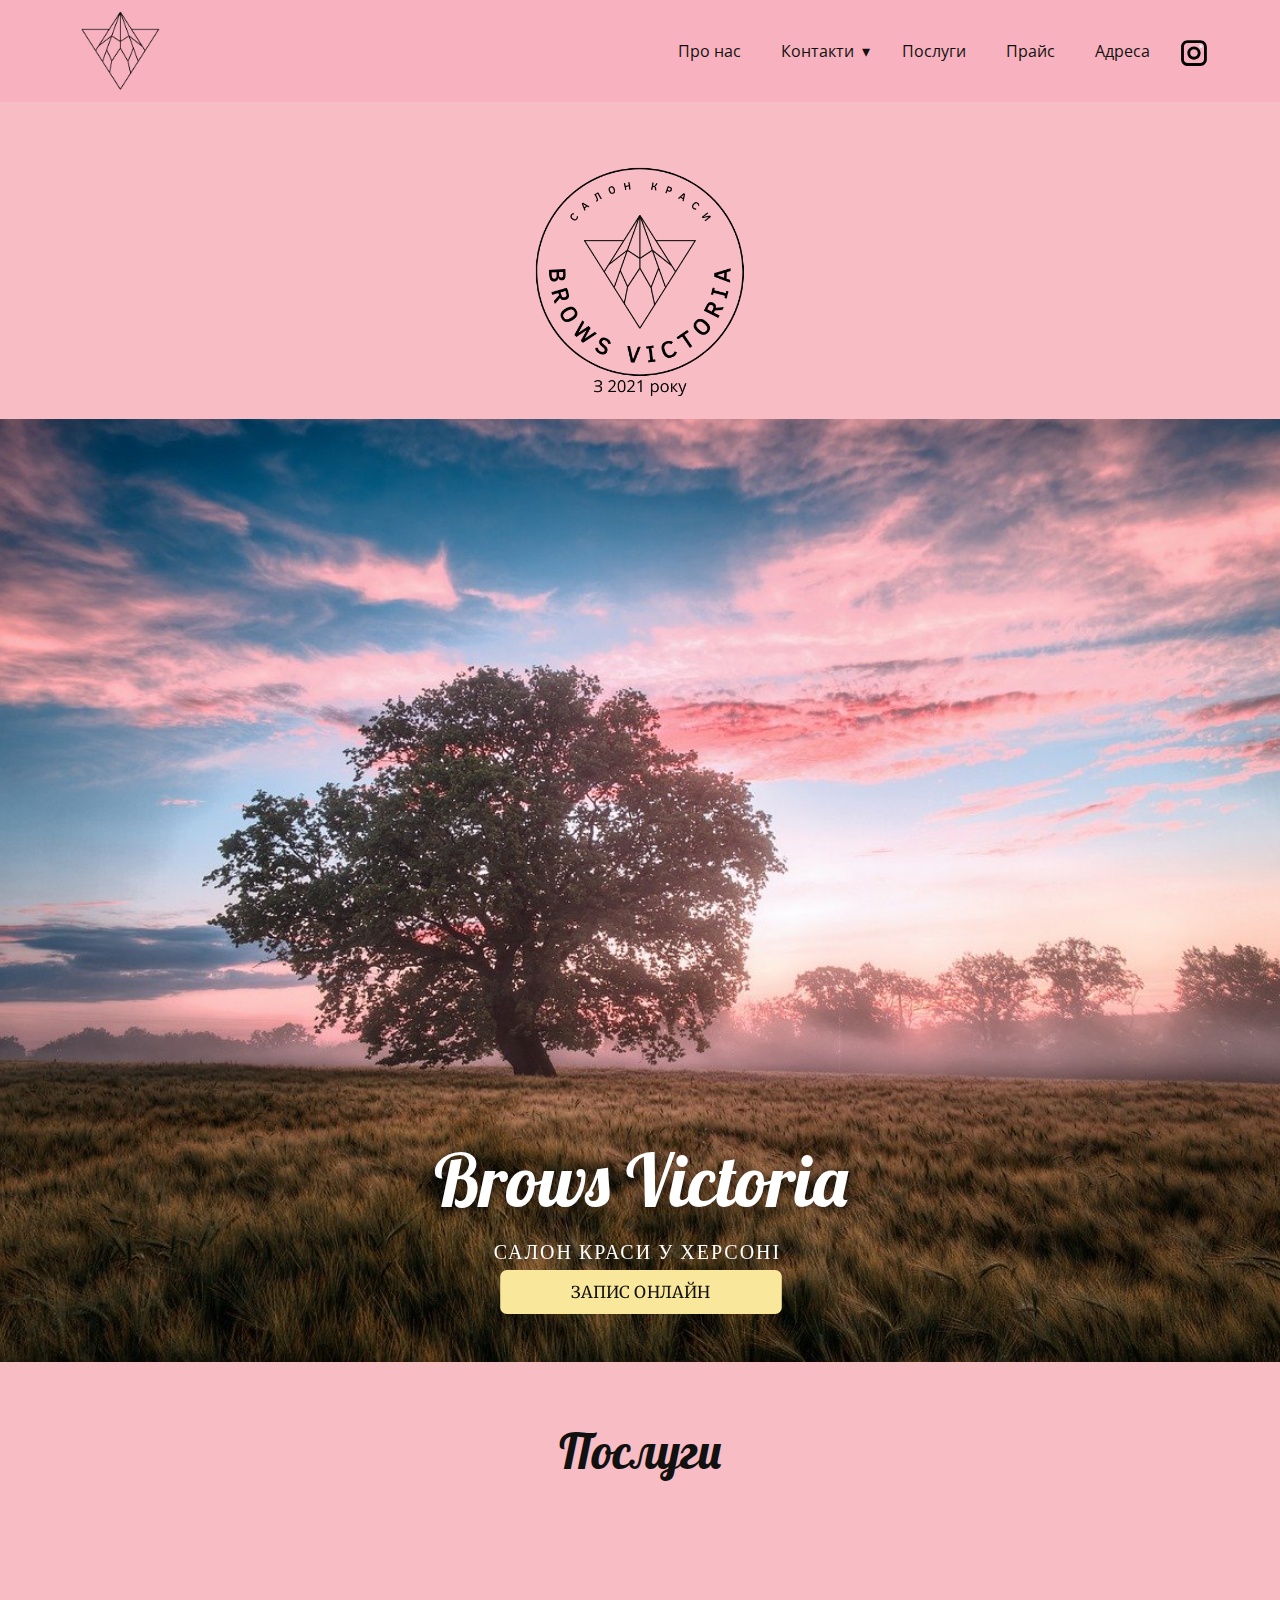
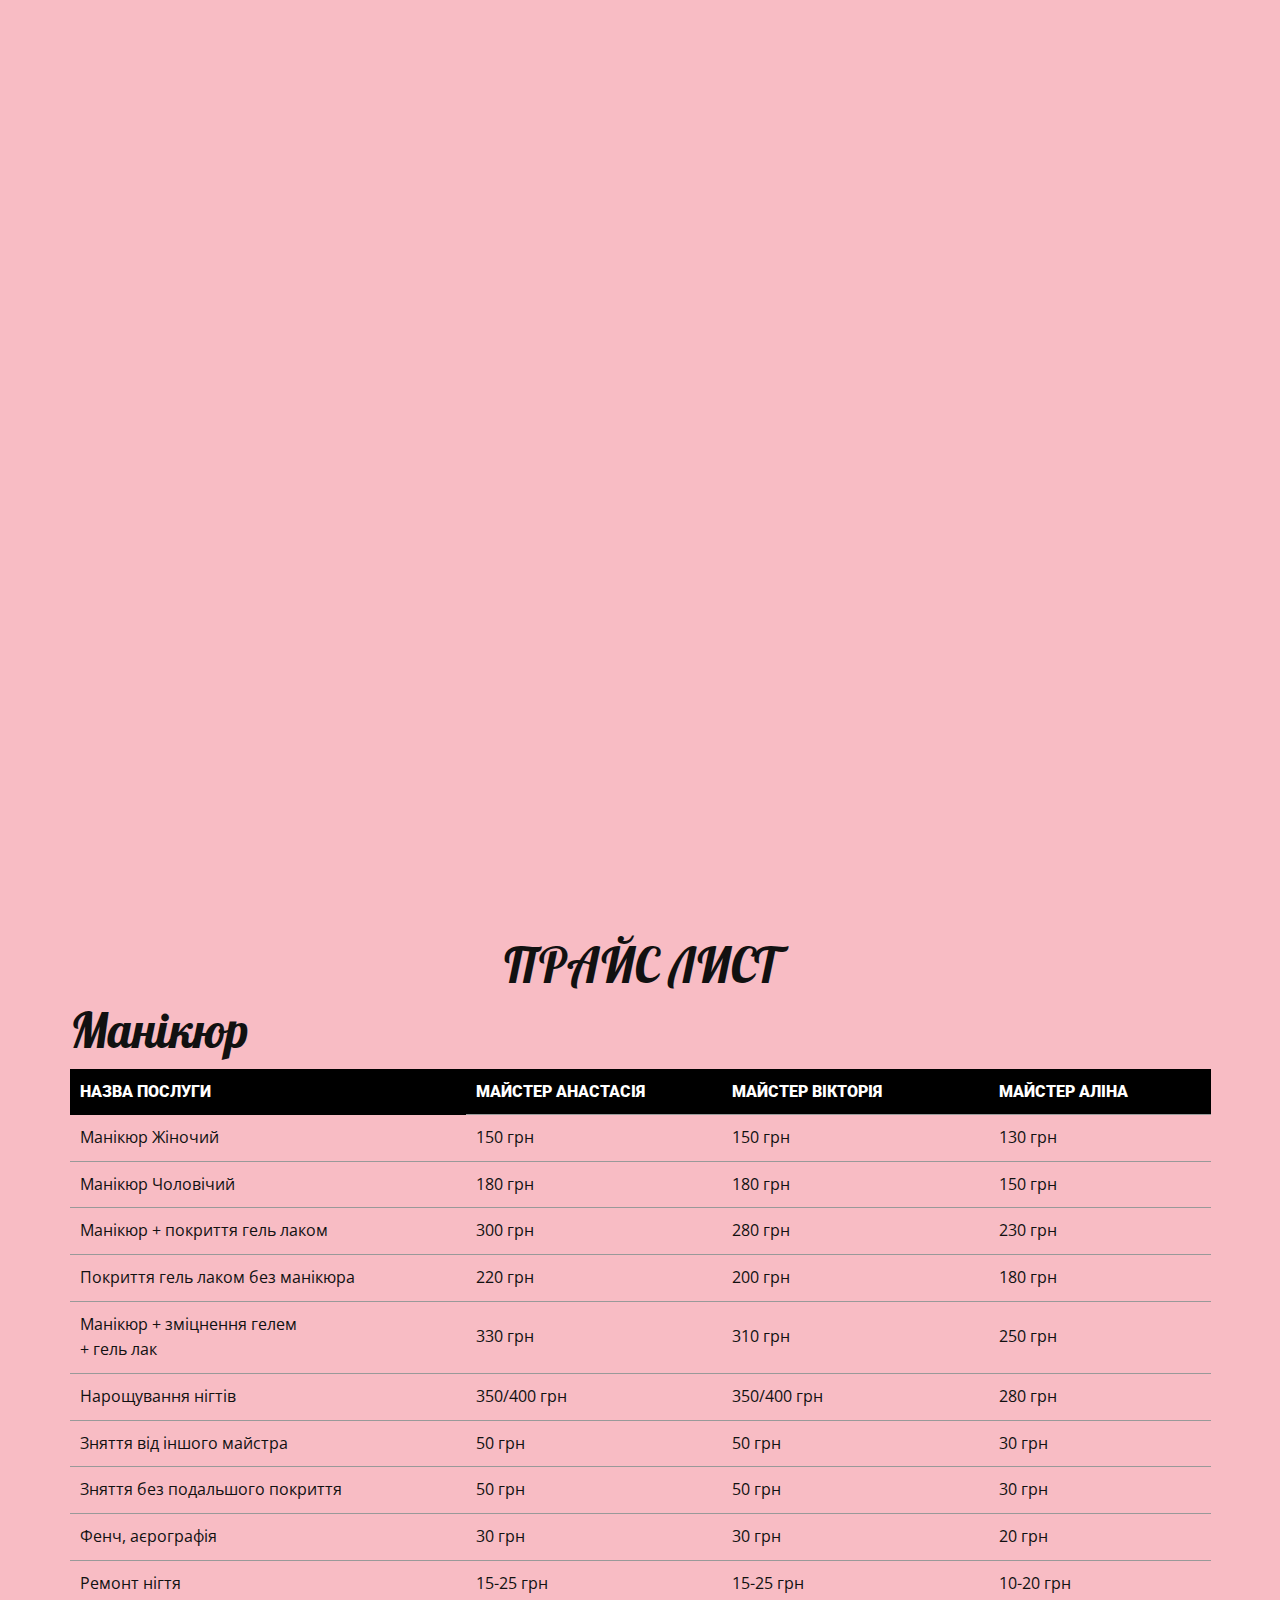
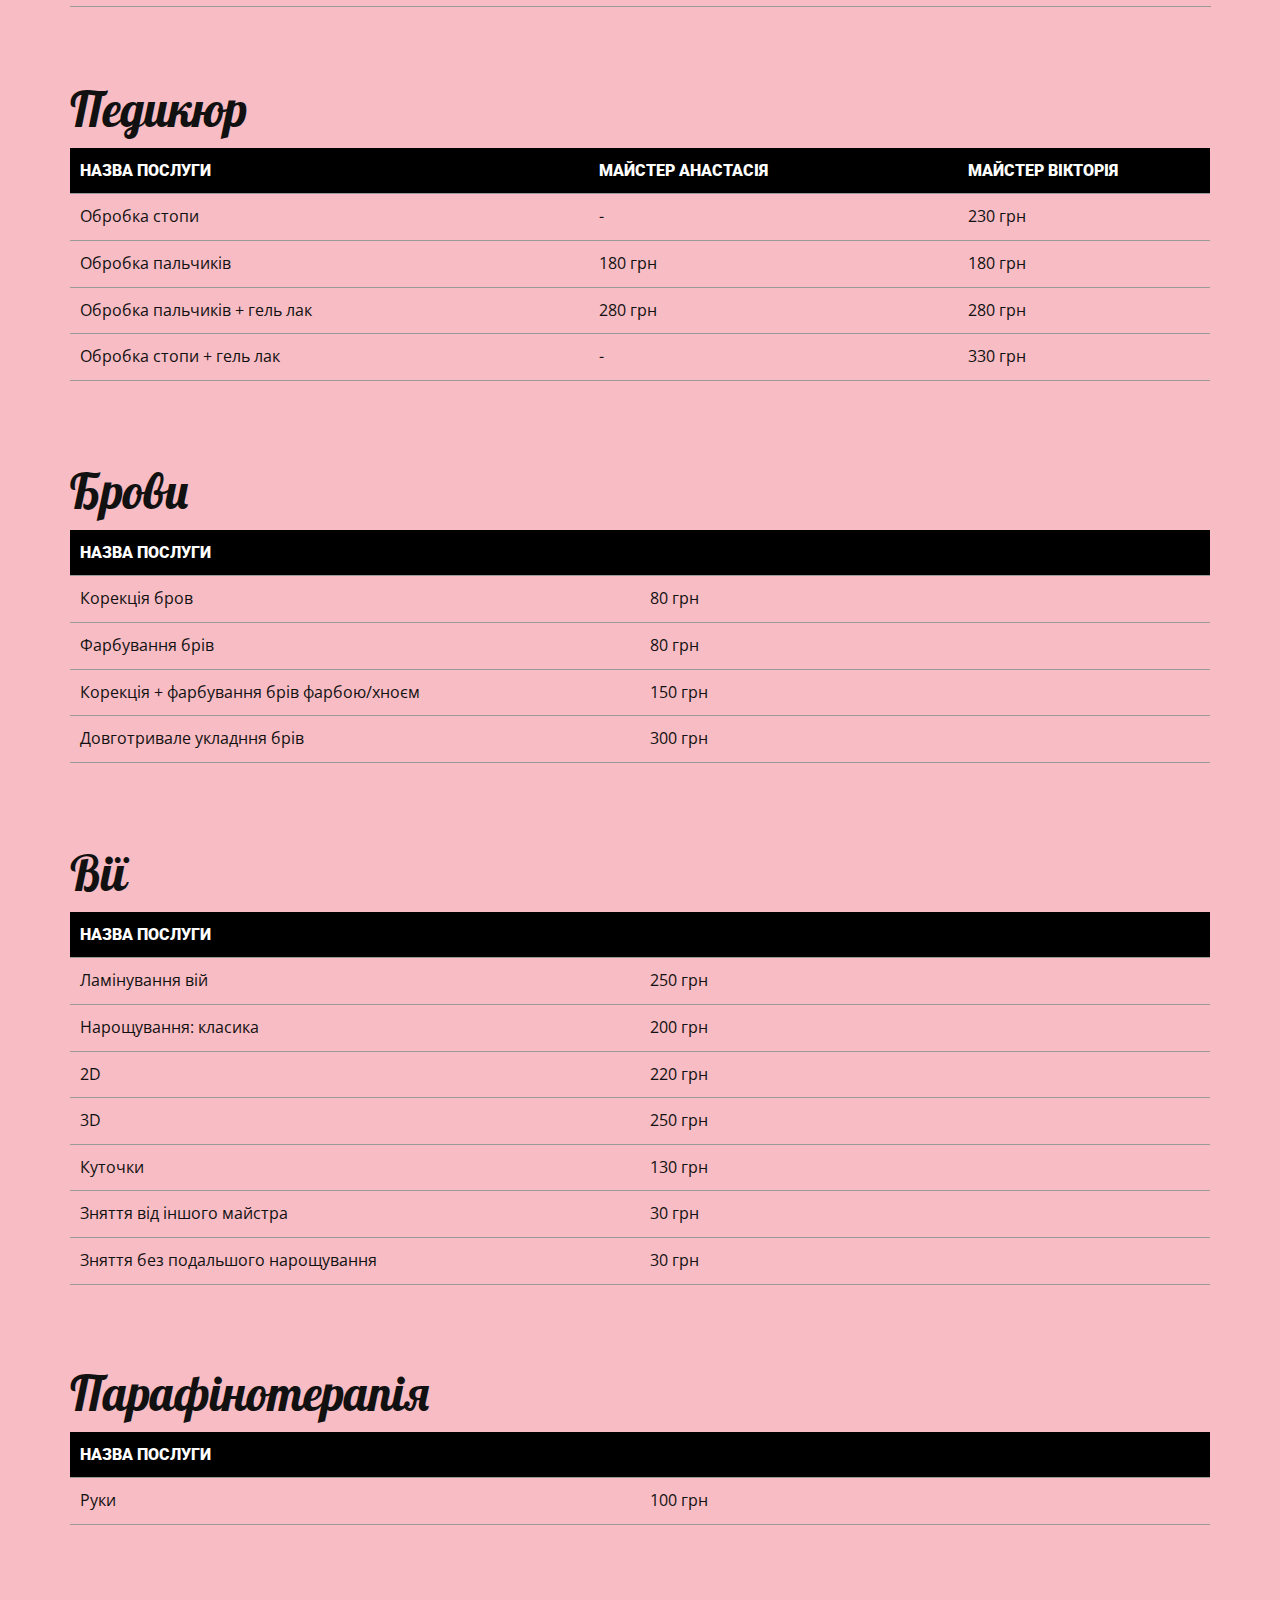
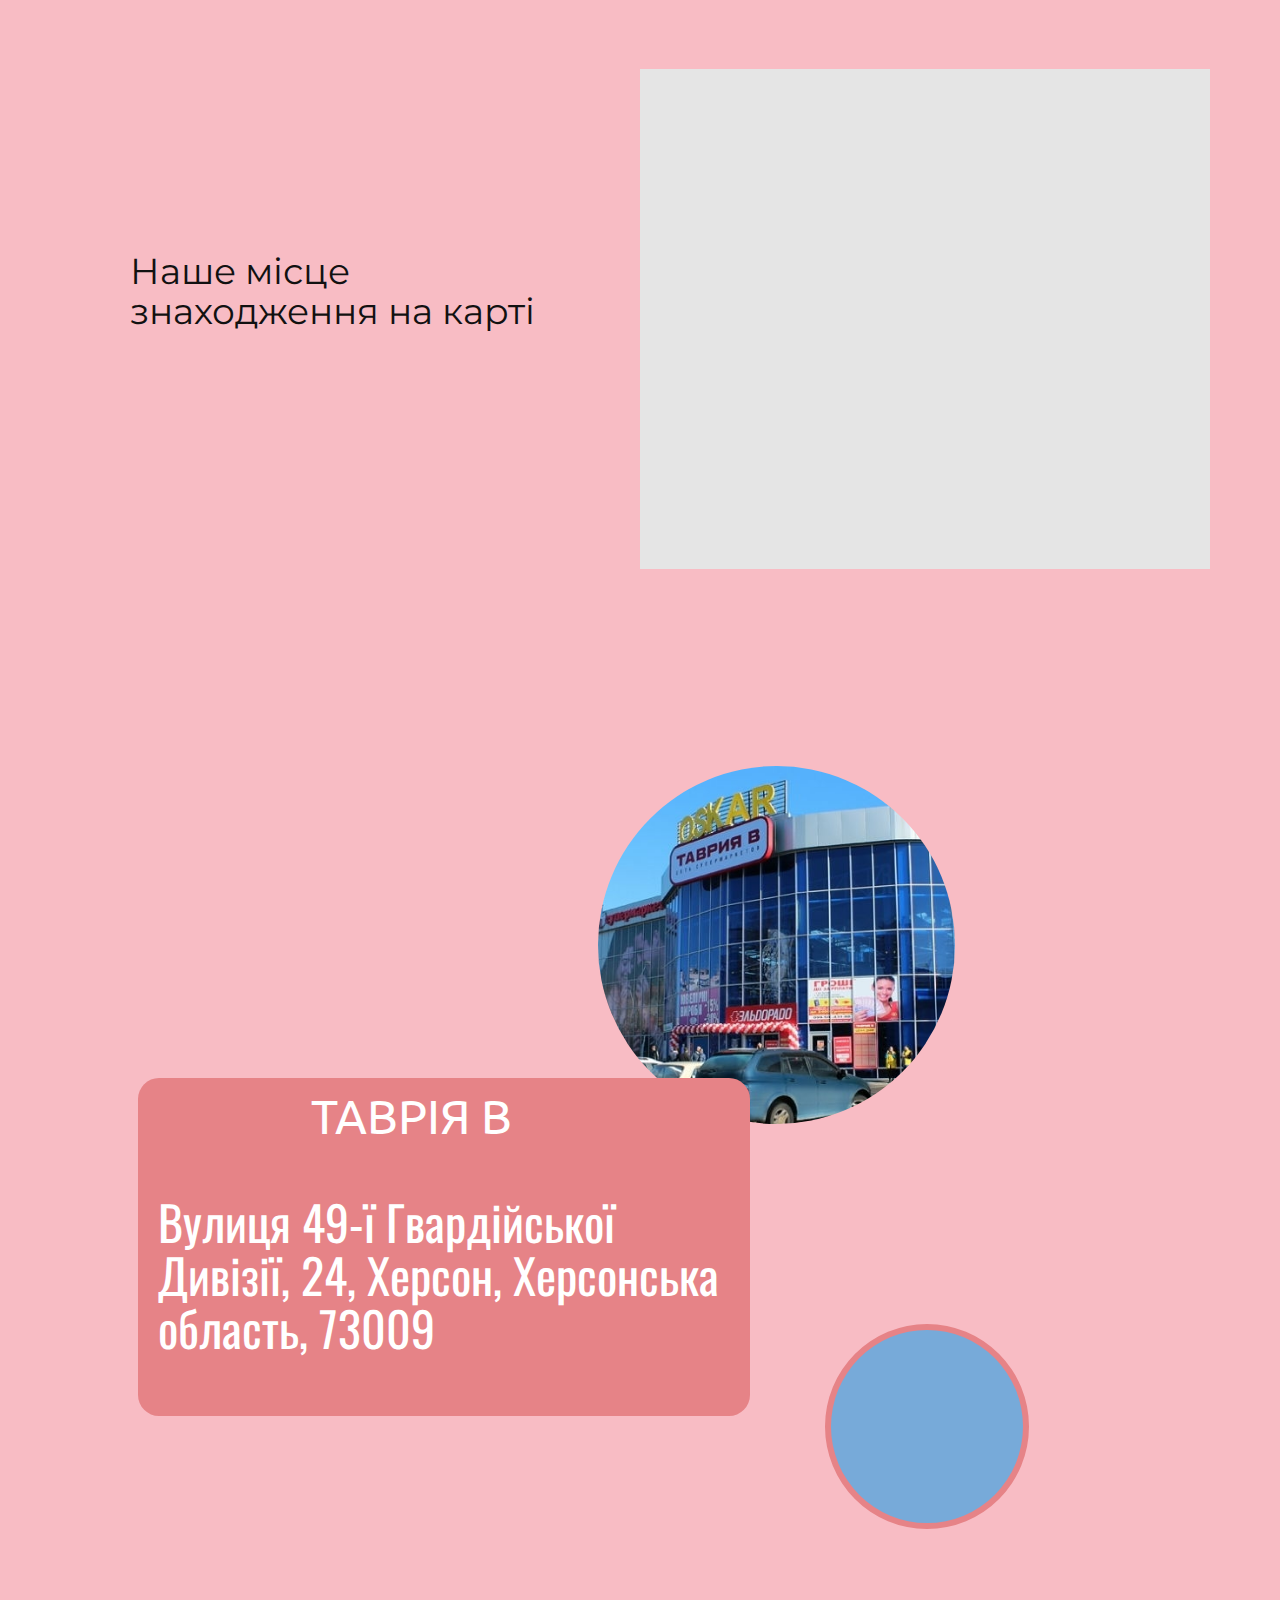
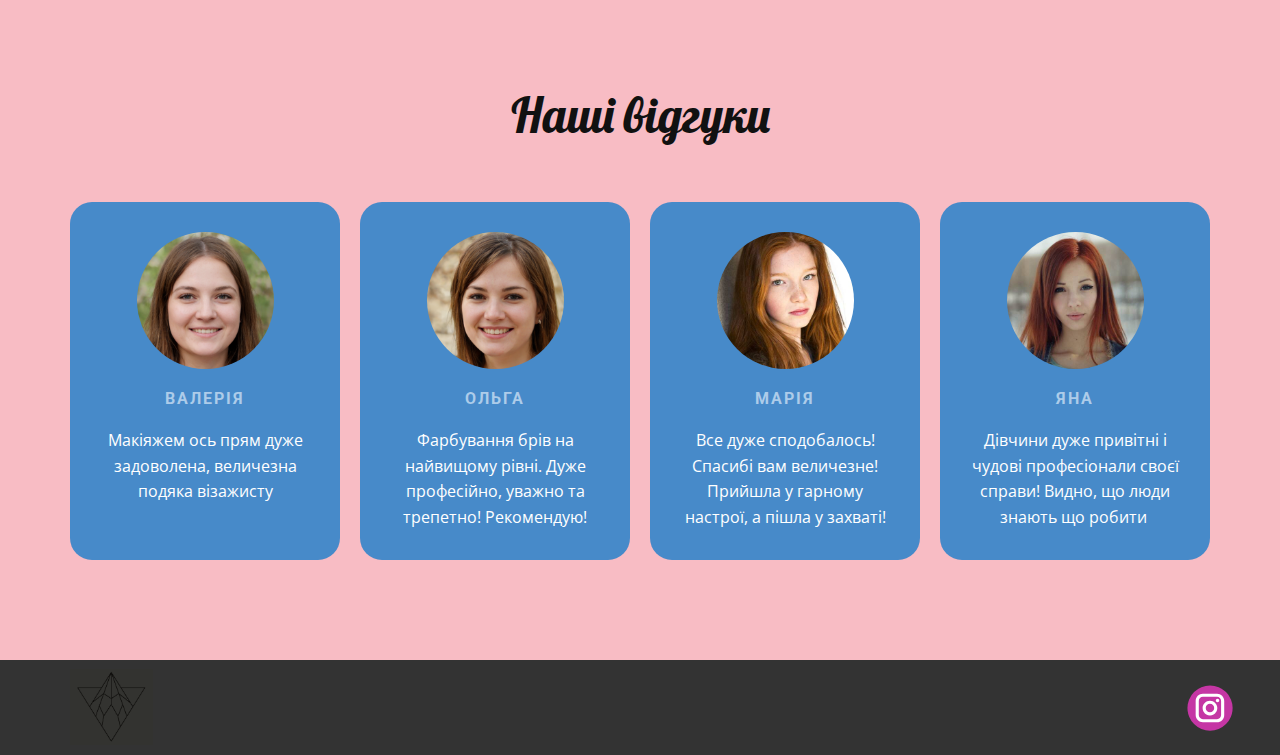
<file: Главная.html>
<!DOCTYPE html>
<html style="font-size: 16px;">
  <head>
    <meta name="viewport" content="width=device-width, initial-scale=1.0">
    <meta charset="utf-8">
    <meta name="keywords" content="nine looks in paris, new collection, costumes, winter is coming and we don’t want to look unprepared, paper, handbags, shoes, men, boys &amp;amp; girls, our shop, INTUITIVE">
    <meta name="description" content="">
    <meta name="page_type" content="np-template-header-footer-from-plugin">
    <title>Главная</title>
    <link rel="stylesheet" href="nicepage.css" media="screen">
<link rel="stylesheet" href="Главная.css" media="screen">
    <script class="u-script" type="text/javascript" src="jquery.js" defer=""></script>
    <script class="u-script" type="text/javascript" src="nicepage.js" defer=""></script>
    <meta name="generator" content="Nicepage 4.8.2, nicepage.com">
    <link id="u-theme-google-font" rel="stylesheet" href="https://fonts.googleapis.com/css?family=Roboto:100,100i,300,300i,400,400i,500,500i,700,700i,900,900i|Open+Sans:300,300i,400,400i,500,500i,600,600i,700,700i,800,800i">
    <link id="u-page-google-font" rel="stylesheet" href="https://fonts.googleapis.com/css?family=Lobster:400|Merriweather:300,300i,400,400i,700,700i,900,900i|Montserrat:100,100i,200,200i,300,300i,400,400i,500,500i,600,600i,700,700i,800,800i,900,900i|Ubuntu:300,300i,400,400i,500,500i,700,700i|Oswald:200,300,400,500,600,700|Abril+Fatface:400">
    
    
    
    
    
    
    
    
    
    
    
    
    
    <script type="application/ld+json">{
		"@context": "http://schema.org",
		"@type": "Organization",
		"name": "",
		"logo": "images/2121121.png",
		"sameAs": [
				"https://www.instagram.com/lashmaker_viktoria_ks/",
				"https://www.instagram.com/lashmaker_viktoria_ks/"
		]
}</script>
    <meta name="theme-color" content="#478ac9">
    <meta property="og:title" content="Главная">
    <meta property="og:type" content="website">
  </head>
  <body class="u-body u-xl-mode"><header class="u-clearfix u-custom-color-5 u-header u-sticky u-sticky-11cc u-header" id="sec-8f37"><style class="u-sticky-style" data-style-id="11cc">.u-sticky-fixed.u-sticky-11cc, .u-body.u-sticky-fixed .u-sticky-11cc {
box-shadow: 0px 5px 8px 0 rgba(0,0,0,0.7) !important
}</style><div class="u-clearfix u-sheet u-valign-middle u-sheet-1">
        <a href="Главная.html#carousel_c589" data-page-id="56545896" class="u-image u-logo u-image-1" data-image-width="261" data-image-height="254" title="logo">
          <img src="images/2121121.png" class="u-logo-image u-logo-image-1">
        </a>
        <nav class="u-dropdown-icon u-menu u-menu-dropdown u-offcanvas u-menu-1" data-responsive-from="MD">
          <div class="menu-collapse" style="font-size: 1rem; letter-spacing: 0px;">
            <a class="u-button-style u-custom-color u-custom-left-right-menu-spacing u-custom-padding-bottom u-custom-top-bottom-menu-spacing u-nav-link u-text-active-palette-1-base u-text-hover-palette-2-base" href="#">
              <svg class="u-svg-link" viewBox="0 0 24 24"><use xmlns:xlink="http://www.w3.org/1999/xlink" xlink:href="#menu-hamburger"></use></svg>
              <svg class="u-svg-content" version="1.1" id="menu-hamburger" viewBox="0 0 16 16" x="0px" y="0px" xmlns:xlink="http://www.w3.org/1999/xlink" xmlns="http://www.w3.org/2000/svg"><g><rect y="1" width="16" height="2"></rect><rect y="7" width="16" height="2"></rect><rect y="13" width="16" height="2"></rect>
</g></svg>
            </a>
          </div>
          <div class="u-custom-menu u-nav-container">
            <ul class="u-nav u-unstyled u-nav-1"><li class="u-nav-item"><a class="u-button-style u-nav-link u-text-active-palette-1-base u-text-hover-palette-2-base" href="О-нас.html" style="padding: 10px 20px;">Про нас</a>
</li><li class="u-nav-item"><a class="u-button-style u-nav-link u-text-active-palette-1-base u-text-hover-palette-2-base" href="blog/пост-1.html" style="padding: 10px 20px;">Контакти</a><div class="u-nav-popup"><ul class="u-border-2 u-border-grey-75 u-h-spacing-20 u-nav u-unstyled u-v-spacing-10"><li class="u-nav-item"><a class="u-active-custom-color-5 u-button-style u-nav-link u-white" href="tel:+38 (066) 027 44 53 ">Виктория: +38 (066) 027 44 53</a>
</li><li class="u-nav-item"><a class="u-active-custom-color-5 u-button-style u-nav-link u-white" href="tel:+38 (066) 786 93 92">Алина: +38 (066) 786 93 92</a>
</li><li class="u-nav-item"><a class="u-active-custom-color-5 u-button-style u-nav-link u-white" href="mailto:viktoriashambir777@gmail.com">Рабочая почта: viktoriashambir777@gmail.com</a>
</li></ul>
</div>
</li><li class="u-nav-item"><a class="u-button-style u-nav-link u-text-active-palette-1-base u-text-hover-palette-2-base" href="Главная.html#sec-8360" data-page-id="56545896" style="padding: 10px 20px;">Послуги</a>
</li><li class="u-nav-item"><a class="u-button-style u-nav-link u-text-active-palette-1-base u-text-hover-palette-2-base" href="Главная.html#carousel_572d" data-page-id="56545896" style="padding: 10px 20px;">Прайс</a>
</li><li class="u-nav-item"><a class="u-button-style u-nav-link u-text-active-palette-1-base u-text-hover-palette-2-base" href="Главная.html#sec-dfef" data-page-id="56545896" style="padding: 10px 20px;">Адреса</a>
</li></ul>
          </div>
          <div class="u-custom-menu u-nav-container-collapse">
            <div class="u-black u-container-style u-inner-container-layout u-opacity u-opacity-95 u-sidenav">
              <div class="u-inner-container-layout u-sidenav-overflow">
                <div class="u-menu-close"></div>
                <ul class="u-align-center u-nav u-popupmenu-items u-unstyled u-nav-3"><li class="u-nav-item"><a class="u-button-style u-nav-link" href="О-нас.html">О нас</a>
</li><li class="u-nav-item"><a class="u-button-style u-nav-link" href="blog/пост-1.html">Контакты</a><div class="u-nav-popup"><ul class="u-border-2 u-border-grey-75 u-custom-font u-font-lobster u-h-spacing-20 u-nav u-unstyled u-v-spacing-10 u-nav-4"><li class="u-nav-item"><a class="u-button-style u-nav-link u-white" href="tel:+38 (066) 027 44 53 ">Виктория: +38 (066) 027 44 53</a>
</li><li class="u-nav-item"><a class="u-button-style u-nav-link u-white" href="tel:+38 (066) 786 93 92">Алина: +38 (066) 786 93 92</a>
</li><li class="u-nav-item"><a class="u-button-style u-nav-link u-white" href="mailto:viktoriashambir777@gmail.com">Рабочая почта: viktoriashambir777@gmail.com</a>
</li></ul>
</div>
</li><li class="u-nav-item"><a class="u-button-style u-nav-link" href="Главная.html#sec-8360" data-page-id="56545896">Послуги</a>
</li><li class="u-nav-item"><a class="u-button-style u-nav-link" href="Главная.html#carousel_572d" data-page-id="56545896">Прайс</a>
</li><li class="u-nav-item"><a class="u-button-style u-nav-link" href="Главная.html#sec-dfef" data-page-id="56545896">Адреса</a>
</li></ul>
              </div>
            </div>
            <div class="u-black u-menu-overlay u-opacity u-opacity-70"></div>
          </div>
        </nav>
        <div class="u-social-icons u-spacing-10 u-social-icons-1">
          <a class="u-social-url" title="instagram" target="_blank" href="https://www.instagram.com/lashmaker_viktoria_ks/"><span class="u-icon u-social-icon u-social-instagram u-text-black u-icon-1"><svg class="u-svg-link" preserveAspectRatio="xMidYMin slice" viewBox="0 0 112 112" style=""><use xmlns:xlink="http://www.w3.org/1999/xlink" xlink:href="#svg-b015"></use></svg><svg class="u-svg-content" viewBox="0 0 112 112" x="0" y="0" id="svg-b015"><path fill="currentColor" d="M55.9,32.9c-12.8,0-23.2,10.4-23.2,23.2s10.4,23.2,23.2,23.2s23.2-10.4,23.2-23.2S68.7,32.9,55.9,32.9z
	 M55.9,69.4c-7.4,0-13.3-6-13.3-13.3c-0.1-7.4,6-13.3,13.3-13.3s13.3,6,13.3,13.3C69.3,63.5,63.3,69.4,55.9,69.4z"></path><path fill="#FFFFFF" d="M79.7,26.8c-3,0-5.4,2.5-5.4,5.4s2.5,5.4,5.4,5.4c3,0,5.4-2.5,5.4-5.4S82.7,26.8,79.7,26.8z"></path><path fill="currentColor" d="M78.2,11H33.5C21,11,10.8,21.3,10.8,33.7v44.7c0,12.6,10.2,22.8,22.7,22.8h44.7c12.6,0,22.7-10.2,22.7-22.7
	V33.7C100.8,21.1,90.6,11,78.2,11z M91,78.4c0,7.1-5.8,12.8-12.8,12.8H33.5c-7.1,0-12.8-5.8-12.8-12.8V33.7
	c0-7.1,5.8-12.8,12.8-12.8h44.7c7.1,0,12.8,5.8,12.8,12.8V78.4z"></path></svg></span>
          </a>
        </div>
      </div></header>
    <section class="u-clearfix u-custom-color-4 u-section-1" id="carousel_c589">
      <img src="images/browsvictoria.png" alt="" class="u-image u-image-default u-image-1" data-image-width="500" data-image-height="500">
      <img class="u-expanded-width u-hover-feature u-image u-image-2" src="images/d37c03492a585de046b685aadb296ab808d371137514eb0aabda51115110bfda891649ec846211143e4fac673cfd1281f0b692e0b20d2b676f7c46_1280.jpg" data-image-width="1280" data-image-height="852">
      <div class="u-container-style u-group u-group-1" data-animation-name="customAnimationIn" data-animation-duration="1000" data-animation-direction="">
        <div class="u-container-layout u-container-layout-1">
          <h1 class="u-align-center u-custom-font u-font-lobster u-text u-title u-text-1">Brows Victoria</h1>
          <h4 class="u-align-center u-custom-font u-text u-text-body-alt-color u-text-2">Салон краси У херсоні&nbsp;</h4>
          <a href="#sec-5303" class="u-active-palette-3-light-2 u-btn u-btn-round u-button-style u-custom-font u-dialog-link u-font-merriweather u-hover-feature u-hover-palette-3-light-2 u-palette-3-light-2 u-radius-6 u-btn-1">ЗАПИС ОНЛАЙН</a>
        </div>
      </div>
      
      
    </section>
    <section class="u-align-center u-clearfix u-custom-color-4 u-section-2" id="sec-8360">
      <div class="u-clearfix u-sheet u-sheet-1">
        <h2 class="u-custom-font u-font-lobster u-text u-text-default u-text-1">Послуги</h2>
      </div>
    </section>
    <section class="u-align-center u-clearfix u-custom-color-4 u-section-3" id="sec-80b4">
      <div class="u-clearfix u-sheet u-sheet-1">
        <div class="u-expanded-width-md u-expanded-width-sm u-expanded-width-xs u-layout-grid u-list u-list-1">
          <div class="u-repeater u-repeater-1">
            <div class="u-align-center u-container-style u-hover-feature u-list-item u-repeater-item u-list-item-1" data-animation-name="customAnimationIn" data-animation-duration="1000">
              <div class="u-container-layout u-similar-container u-valign-top u-container-layout-1">
                <div alt="" class="u-border-2 u-border-grey-75 u-image u-image-circle u-image-1" data-image-width="750" data-image-height="928"></div>
                <h5 class="u-custom-font u-font-montserrat u-text u-text-1">Ламінування вій</h5>
              </div>
            </div>
            <div class="u-align-center u-container-style u-hover-feature u-list-item u-repeater-item u-list-item-2" data-animation-name="customAnimationIn" data-animation-duration="1000">
              <div class="u-container-layout u-similar-container u-valign-top u-container-layout-2">
                <div alt="" class="u-border-2 u-border-grey-75 u-image u-image-circle u-image-2" data-image-width="750" data-image-height="939"></div>
                <h5 class="u-custom-font u-font-montserrat u-text u-text-2">Нарощування</h5>
              </div>
            </div>
            <div class="u-align-center u-container-style u-hover-feature u-list-item u-repeater-item u-list-item-3" data-animation-name="customAnimationIn" data-animation-duration="1000">
              <div class="u-container-layout u-similar-container u-valign-top u-container-layout-3">
                <div alt="" class="u-border-2 u-border-grey-75 u-image u-image-circle u-image-3" data-image-width="750" data-image-height="935"></div>
                <h5 class="u-custom-font u-font-montserrat u-text u-text-3">Фарбування бровей</h5>
              </div>
            </div>
            <div class="u-align-center u-container-style u-hover-feature u-list-item u-repeater-item u-list-item-4" data-animation-name="customAnimationIn" data-animation-duration="1000">
              <div class="u-container-layout u-similar-container u-valign-top u-container-layout-4">
                <div alt="" class="u-border-2 u-border-grey-75 u-image u-image-circle u-image-4" data-image-width="750" data-image-height="930"></div>
                <h5 class="u-custom-font u-font-montserrat u-text u-text-4">Манікюр</h5>
              </div>
            </div>
            <div class="u-align-center u-container-style u-hover-feature u-list-item u-repeater-item u-list-item-5" data-animation-name="customAnimationIn" data-animation-duration="1000">
              <div class="u-container-layout u-similar-container u-valign-top u-container-layout-5">
                <div alt="" class="u-border-2 u-border-grey-75 u-image u-image-circle u-image-5" data-image-width="828" data-image-height="1011"></div>
                <h5 class="u-custom-font u-font-montserrat u-text u-text-5">Педикюр</h5>
              </div>
            </div>
            <div class="u-align-center u-container-style u-hover-feature u-list-item u-repeater-item u-list-item-6" data-animation-name="customAnimationIn" data-animation-duration="1000">
              <div class="u-container-layout u-similar-container u-valign-top u-container-layout-6">
                <div alt="" class="u-border-2 u-border-grey-75 u-image u-image-circle u-image-6" data-image-width="852" data-image-height="1280"></div>
                <h5 class="u-custom-font u-font-montserrat u-text u-text-6">Парафін</h5>
              </div>
            </div>
          </div>
        </div>
      </div>
      
      
      
      
      
      
    </section>
    <section class="u-clearfix u-custom-color-4 u-section-4" id="carousel_572d">
      <div class="u-clearfix u-sheet u-valign-middle u-sheet-1">
        <h2 class="u-align-center u-custom-font u-font-lobster u-text u-text-1">Прайс лист</h2>
        <h1 class="u-text u-text-2">Манікюр</h1>
        <div class="u-table u-table-responsive u-table-1">
          <table class="u-table-entity">
            <colgroup>
              <col width="34.71%">
              <col width="22.44%">
              <col width="23.4%">
              <col width="19.46%">
            </colgroup>
            <thead class="u-black u-custom-font u-heading-font u-table-header u-table-header-1">
              <tr style="height: 25px;">
                <th class="u-table-cell">Назва послуги</th>
                <th class="u-table-cell">Майстер Анастасія</th>
                <th class="u-table-cell">Майстер Вікторія</th>
                <th class="u-table-cell">Майстер Аліна</th>
              </tr>
            </thead>
            <tbody class="u-table-body">
              <tr style="height: 46px;">
                <td class="u-custom-font u-table-cell u-text-font">Манікюр Жіночий</td>
                <td class="u-border-1 u-border-grey-40 u-border-no-left u-border-no-right u-table-cell">150 грн</td>
                <td class="u-border-1 u-border-grey-40 u-border-no-left u-border-no-right u-table-cell">150 грн</td>
                <td class="u-border-1 u-border-grey-40 u-border-no-left u-border-no-right u-table-cell">130 грн</td>
              </tr>
              <tr style="height: 43px;">
                <td class="u-border-1 u-border-grey-40 u-border-no-left u-border-no-right u-table-cell">Манікюр Чоловічий</td>
                <td class="u-border-1 u-border-grey-40 u-border-no-left u-border-no-right u-table-cell">180 грн</td>
                <td class="u-border-1 u-border-grey-40 u-border-no-left u-border-no-right u-table-cell">180 грн</td>
                <td class="u-border-1 u-border-grey-40 u-border-no-left u-border-no-right u-table-cell">150 грн</td>
              </tr>
              <tr style="height: 28px;">
                <td class="u-border-1 u-border-grey-40 u-border-no-left u-border-no-right u-table-cell">Манікюр + покриття гель лаком</td>
                <td class="u-border-1 u-border-grey-40 u-border-no-left u-border-no-right u-table-cell">300 грн</td>
                <td class="u-border-1 u-border-grey-40 u-border-no-left u-border-no-right u-table-cell">280 грн</td>
                <td class="u-border-1 u-border-grey-40 u-border-no-left u-border-no-right u-table-cell">230 грн</td>
              </tr>
              <tr style="height: 44px;">
                <td class="u-border-1 u-border-grey-40 u-border-no-left u-border-no-right u-table-cell">Покриття гель лаком без манікюра</td>
                <td class="u-border-1 u-border-grey-40 u-border-no-left u-border-no-right u-table-cell">220 грн</td>
                <td class="u-border-1 u-border-grey-40 u-border-no-left u-border-no-right u-table-cell">200 грн</td>
                <td class="u-border-1 u-border-grey-40 u-border-no-left u-border-no-right u-table-cell">180 грн</td>
              </tr>
              <tr style="height: 41px;">
                <td class="u-border-1 u-border-grey-40 u-border-no-left u-border-no-right u-table-cell">Манікюр + зміцнення гелем&nbsp;<br>+ гель лак
                </td>
                <td class="u-border-1 u-border-grey-40 u-border-no-left u-border-no-right u-table-cell u-table-cell-22">330 грн</td>
                <td class="u-border-1 u-border-grey-40 u-border-no-left u-border-no-right u-table-cell">310 грн</td>
                <td class="u-border-1 u-border-grey-40 u-border-no-left u-border-no-right u-table-cell">250 грн</td>
              </tr>
              <tr style="height: 47px;">
                <td class="u-border-1 u-border-grey-40 u-border-no-left u-border-no-right u-table-cell">Нарощування нігтів</td>
                <td class="u-border-1 u-border-grey-40 u-border-no-left u-border-no-right u-table-cell">350/400 грн</td>
                <td class="u-border-1 u-border-grey-40 u-border-no-left u-border-no-right u-table-cell">350/400 грн</td>
                <td class="u-border-1 u-border-grey-40 u-border-no-left u-border-no-right u-table-cell">280 грн</td>
              </tr>
              <tr style="height: 44px;">
                <td class="u-border-1 u-border-grey-40 u-border-no-left u-border-no-right u-table-cell">Зняття від іншого майстра</td>
                <td class="u-border-1 u-border-grey-40 u-border-no-left u-border-no-right u-table-cell">50 грн</td>
                <td class="u-border-1 u-border-grey-40 u-border-no-left u-border-no-right u-table-cell">50 грн</td>
                <td class="u-border-1 u-border-grey-40 u-border-no-left u-border-no-right u-table-cell">30 грн</td>
              </tr>
              <tr style="height: 46px;">
                <td class="u-border-1 u-border-grey-40 u-border-no-left u-border-no-right u-table-cell">Зняття без подальшого покриття</td>
                <td class="u-border-1 u-border-grey-40 u-border-no-left u-border-no-right u-table-cell">50 грн</td>
                <td class="u-border-1 u-border-grey-40 u-border-no-left u-border-no-right u-table-cell">50 грн</td>
                <td class="u-border-1 u-border-grey-40 u-border-no-left u-border-no-right u-table-cell">30 грн</td>
              </tr>
              <tr style="height: 46px;">
                <td class="u-border-1 u-border-grey-40 u-border-no-left u-border-no-right u-table-cell">Фенч, аєрографія</td>
                <td class="u-border-1 u-border-grey-40 u-border-no-left u-border-no-right u-table-cell">30 грн</td>
                <td class="u-border-1 u-border-grey-40 u-border-no-left u-border-no-right u-table-cell">30 грн</td>
                <td class="u-border-1 u-border-grey-40 u-border-no-left u-border-no-right u-table-cell">20 грн</td>
              </tr>
              <tr style="height: 46px;">
                <td class="u-border-1 u-border-grey-40 u-border-no-left u-border-no-right u-table-cell">Ремонт нігтя</td>
                <td class="u-border-1 u-border-grey-40 u-border-no-left u-border-no-right u-table-cell">15-25 грн</td>
                <td class="u-border-1 u-border-grey-40 u-border-no-left u-border-no-right u-table-cell">15-25 грн</td>
                <td class="u-border-1 u-border-grey-40 u-border-no-left u-border-no-right u-table-cell">10-20 грн</td>
              </tr>
            </tbody>
          </table>
        </div>
      </div>
    </section>
    <section class="u-clearfix u-custom-color-4 u-section-5" id="carousel_e7e3">
      <div class="u-clearfix u-sheet u-valign-top u-sheet-1">
        <p class="u-custom-font u-font-lobster u-text u-text-1">Педикюр</p>
        <div class="u-expanded-width u-table u-table-responsive u-table-1">
          <table class="u-table-entity">
            <colgroup>
              <col width="45.53%">
              <col width="32.38%">
              <col width="22.08%">
            </colgroup>
            <thead class="u-black u-custom-font u-heading-font u-table-header u-table-header-1">
              <tr style="height: 45px;">
                <th class="u-table-cell">Назва послуги</th>
                <th class="u-table-cell">Майстер Анастасія</th>
                <th class="u-table-cell">майстер Вікторія</th>
              </tr>
            </thead>
            <tbody class="u-table-body">
              <tr style="height: 34px;">
                <td class="u-border-1 u-border-grey-40 u-border-no-left u-border-no-right u-table-cell">Обробка стопи</td>
                <td class="u-border-1 u-border-grey-40 u-border-no-left u-border-no-right u-table-cell">-</td>
                <td class="u-border-1 u-border-grey-40 u-border-no-left u-border-no-right u-table-cell">230 грн</td>
              </tr>
              <tr style="height: 25px;">
                <td class="u-border-1 u-border-grey-40 u-border-no-left u-border-no-right u-table-cell"> Обробка пальчиків</td>
                <td class="u-border-1 u-border-grey-40 u-border-no-left u-border-no-right u-table-cell">180 грн</td>
                <td class="u-border-1 u-border-grey-40 u-border-no-left u-border-no-right u-table-cell">180 грн</td>
              </tr>
              <tr style="height: 26px;">
                <td class="u-border-1 u-border-grey-40 u-border-no-left u-border-no-right u-table-cell">Обробка пальчиків + гель лак</td>
                <td class="u-border-1 u-border-grey-40 u-border-no-left u-border-no-right u-table-cell">280 грн</td>
                <td class="u-border-1 u-border-grey-40 u-border-no-left u-border-no-right u-table-cell">280 грн</td>
              </tr>
              <tr style="height: 25px;">
                <td class="u-border-1 u-border-grey-40 u-border-no-left u-border-no-right u-table-cell">Обробка стопи + гель лак</td>
                <td class="u-border-1 u-border-grey-40 u-border-no-left u-border-no-right u-table-cell">-</td>
                <td class="u-border-1 u-border-grey-40 u-border-no-left u-border-no-right u-table-cell">330 грн</td>
              </tr>
            </tbody>
          </table>
        </div>
      </div>
    </section>
    <section class="u-clearfix u-custom-color-4 u-section-6" id="carousel_ed03">
      <div class="u-clearfix u-sheet u-sheet-1">
        <p class="u-custom-font u-font-lobster u-text u-text-1">Брови</p>
        <div class="u-expanded-width u-table u-table-responsive u-table-1">
          <table class="u-table-entity">
            <colgroup>
              <col width="50%">
              <col width="50%">
            </colgroup>
            <thead class="u-black u-custom-font u-heading-font u-table-header u-table-header-1">
              <tr style="height: 45px;">
                <th class="u-table-cell">Назва послуги</th>
                <th class="u-table-cell"></th>
              </tr>
            </thead>
            <tbody class="u-table-body">
              <tr style="height: 31px;">
                <td class="u-border-1 u-border-grey-40 u-border-no-left u-border-no-right u-table-cell">Корекція бров</td>
                <td class="u-border-1 u-border-grey-40 u-border-no-left u-border-no-right u-table-cell">80 грн</td>
              </tr>
              <tr style="height: 27px;">
                <td class="u-border-1 u-border-grey-40 u-border-no-left u-border-no-right u-table-cell">Фарбування брів</td>
                <td class="u-border-1 u-border-grey-40 u-border-no-left u-border-no-right u-table-cell">80 грн</td>
              </tr>
              <tr style="height: 28px;">
                <td class="u-border-1 u-border-grey-40 u-border-no-left u-border-no-right u-table-cell">Корекція + фарбування брів фарбою/хноєм</td>
                <td class="u-border-1 u-border-grey-40 u-border-no-left u-border-no-right u-table-cell">150 грн</td>
              </tr>
              <tr style="height: 26px;">
                <td class="u-border-1 u-border-grey-40 u-border-no-left u-border-no-right u-table-cell">Довготривале укладння брів</td>
                <td class="u-border-1 u-border-grey-40 u-border-no-left u-border-no-right u-table-cell">300 грн</td>
              </tr>
            </tbody>
          </table>
        </div>
      </div>
    </section>
    <section class="u-clearfix u-custom-color-4 u-section-7" id="carousel_2bef">
      <div class="u-clearfix u-sheet u-sheet-1">
        <p class="u-custom-font u-font-lobster u-text u-text-1">Вії</p>
        <div class="u-expanded-width u-table u-table-responsive u-table-1">
          <table class="u-table-entity">
            <colgroup>
              <col width="50%">
              <col width="50%">
            </colgroup>
            <thead class="u-black u-custom-font u-heading-font u-table-header u-table-header-1">
              <tr style="height: 45px;">
                <th class="u-table-cell">Назва послуги</th>
                <th class="u-table-cell"></th>
              </tr>
            </thead>
            <tbody class="u-table-body">
              <tr style="height: 27px;">
                <td class="u-border-1 u-border-grey-40 u-border-no-left u-border-no-right u-table-cell">Ламінування вій</td>
                <td class="u-border-1 u-border-grey-40 u-border-no-left u-border-no-right u-table-cell">250 грн</td>
              </tr>
              <tr style="height: 25px;">
                <td class="u-border-1 u-border-grey-40 u-border-no-left u-border-no-right u-table-cell">Нарощування: класика</td>
                <td class="u-border-1 u-border-grey-40 u-border-no-left u-border-no-right u-table-cell">200 грн</td>
              </tr>
              <tr style="height: 28px;">
                <td class="u-border-1 u-border-grey-40 u-border-no-left u-border-no-right u-table-cell">2D</td>
                <td class="u-border-1 u-border-grey-40 u-border-no-left u-border-no-right u-table-cell">220 грн</td>
              </tr>
              <tr style="height: 38px;">
                <td class="u-border-1 u-border-grey-40 u-border-no-left u-border-no-right u-table-cell">3D</td>
                <td class="u-border-1 u-border-grey-40 u-border-no-left u-border-no-right u-table-cell">250 грн</td>
              </tr>
              <tr style="height: 37px;">
                <td class="u-border-1 u-border-grey-40 u-border-no-left u-border-no-right u-table-cell">Куточки</td>
                <td class="u-border-1 u-border-grey-40 u-border-no-left u-border-no-right u-table-cell">130 грн</td>
              </tr>
              <tr style="height: 25px;">
                <td class="u-border-1 u-border-grey-40 u-border-no-left u-border-no-right u-table-cell">Зняття від іншого майстра</td>
                <td class="u-border-1 u-border-grey-40 u-border-no-left u-border-no-right u-table-cell">30 грн</td>
              </tr>
              <tr style="height: 26px;">
                <td class="u-border-1 u-border-grey-40 u-border-no-left u-border-no-right u-table-cell">Зняття без подальшого нарощування</td>
                <td class="u-border-1 u-border-grey-40 u-border-no-left u-border-no-right u-table-cell">30 грн</td>
              </tr>
            </tbody>
          </table>
        </div>
      </div>
    </section>
    <section class="u-clearfix u-custom-color-4 u-section-8" id="carousel_bb21">
      <div class="u-clearfix u-sheet u-sheet-1">
        <p class="u-custom-font u-font-lobster u-text u-text-1"> Парафінотерапія </p>
        <div class="u-expanded-width u-table u-table-responsive u-table-1">
          <table class="u-table-entity">
            <colgroup>
              <col width="50%">
              <col width="50%">
            </colgroup>
            <thead class="u-black u-custom-font u-heading-font u-table-header u-table-header-1">
              <tr style="height: 45px;">
                <th class="u-table-cell">Назва послуги</th>
                <th class="u-table-cell"></th>
              </tr>
            </thead>
            <tbody class="u-table-body">
              <tr style="height: 38px;">
                <td class="u-border-1 u-border-grey-40 u-border-no-left u-border-no-right u-table-cell">Руки</td>
                <td class="u-border-1 u-border-grey-40 u-border-no-left u-border-no-right u-table-cell">100 грн</td>
              </tr>
            </tbody>
          </table>
        </div>
      </div>
    </section>
    <section class="u-clearfix u-custom-color-4 u-section-9" id="sec-dfef">
      <div class="u-clearfix u-sheet u-sheet-1">
        <div class="u-clearfix u-expanded-width u-layout-wrap u-layout-wrap-1">
          <div class="u-layout">
            <div class="u-layout-row">
              <div class="u-align-left u-container-style u-layout-cell u-left-cell u-size-30 u-layout-cell-1">
                <div class="u-container-layout u-container-layout-1">
                  <h2 class="u-custom-font u-font-montserrat u-text u-text-1">Наше місце знаходження на карті</h2>
                </div>
              </div>
              <div class="u-container-style u-layout-cell u-right-cell u-size-30 u-layout-cell-2">
                <div class="u-container-layout u-container-layout-2">
                  <div class="u-expanded u-grey-10 u-map">
                    <div class="embed-responsive">
                      <iframe class="embed-responsive-item" src="//maps.google.com/maps?output=embed&amp;q=%E2%80%8B%D0%92%D1%83%D0%BB%D0%B8%D1%86%D1%8F%2049-%D1%97%20%D0%93%D0%B2%D0%B0%D1%80%D0%B4%D1%96%D0%B9%D1%81%D1%8C%D0%BA%D0%BE%D1%97%20%D0%94%D0%B8%D0%B2%D1%96%D0%B7%D1%96%D1%97%2C%2024%2C%20%D0%A5%D0%B5%D1%80%D1%81%D0%BE%D0%BD%2C%20%D0%A5%D0%B5%D1%80%D1%81%D0%BE%D0%BD%D1%81%D1%8C%D0%BA%D0%B0%20%D0%BE%D0%B1%D0%BB%D0%B0%D1%81%D1%82%D1%8C%2C%2073009&amp;t=m" data-map="[base64]"></iframe>
                    </div>
                  </div>
                </div>
              </div>
            </div>
          </div>
        </div>
      </div>
    </section>
    <section class="u-clearfix u-custom-color-4 u-section-10" id="carousel_879b">
      <div class="u-clearfix u-sheet u-valign-middle-md u-valign-middle-sm u-valign-middle-xs u-sheet-1">
        <div class="u-border-3 u-border-palette-2-light-1 u-custom-color-4 u-expanded-width-md u-shape u-shape-svg u-text-palette-1-dark-1 u-shape-1" data-animation-name="customAnimationIn" data-animation-duration="1000">
          <svg class="u-svg-link" preserveAspectRatio="none" viewBox="0 0 160 150" style=""><use xmlns:xlink="http://www.w3.org/1999/xlink" xlink:href="#svg-1073"></use></svg>
          <svg xmlns="http://www.w3.org/2000/svg" xmlns:xlink="http://www.w3.org/1999/xlink" version="1.1" xml:space="preserve" class="u-svg-content" viewBox="-1.5 -1.5 163 153" x="0px" y="0px" id="svg-1073"><path d="M43.2,126.9c14.2,1.3,27.6,7,39.1,15.6c8.3,6.1,19.4,10.3,32.7,5.3c11.7-4.4,18.6-17.4,21-30.2c2.6-13.3,8.1-25.9,15.7-37.1
	c8.3-12.1,10.8-27.9,5.3-42.7C150.5,20.3,134.6,9,117,7.6C107.9,6.9,98.8,5,90.1,1.9C83-0.6,75-0.7,67.4,2.1
	c-9.9,3.7-17,11.6-20.1,21c-3.3,10.1-10.9,18-20.6,22.2c-0.1,0-0.1,0.1-0.2,0.1c-20.3,8.9-31,32-24.6,53.2
	C6.9,115.6,25.2,125.2,43.2,126.9z"></path></svg>
        </div>
        <div class="u-align-left u-image u-image-circle u-image-1" data-image-width="649" data-image-height="412"></div>
        <div class="u-border-6 u-border-palette-2-light-1 u-palette-1-light-1 u-shape u-shape-circle u-shape-2"></div>
        <div class="u-align-left u-container-style u-expanded-width-xs u-group u-hover-feature u-palette-2-light-1 u-radius-21 u-shape-round u-group-1">
          <div class="u-container-layout u-valign-top u-container-layout-1">
            <h1 class="u-custom-font u-font-ubuntu u-text u-text-1">ТАВР<span style="font-weight: 700;"></span>ІЯ В<span style="font-size: 3.75rem;"></span>
            </h1>
            <h1 class="u-custom-font u-font-oswald u-text u-text-2"> Вулиця 49-ї Гвардійської Дивізії, 24, Херсон, Херсонська область, 73009</h1>
          </div>
        </div>
      </div>
      
    </section>
    <section class="u-align-center u-clearfix u-custom-color-4 u-section-11" id="carousel_6810">
      <div class="u-clearfix u-sheet u-sheet-1">
        <h2 class="u-custom-font u-font-lobster u-text u-text-default u-text-1">Наші відгуки </h2>
        <div class="u-expanded-width u-list u-list-1">
          <div class="u-repeater u-repeater-1">
            <div class="u-align-center u-container-style u-list-item u-palette-1-base u-radius-22 u-repeater-item u-shape-round u-list-item-1">
              <div class="u-container-layout u-similar-container u-valign-top u-container-layout-1">
                <div alt="" class="u-image u-image-circle u-image-1" data-image-width="400" data-image-height="400"></div>
                <h6 class="u-text u-text-default u-text-palette-1-light-2 u-text-2">Валерія</h6>
                <p class="u-text u-text-3"> Макіяжем ось прям дуже задоволена, величезна подяка візажисту</p>
              </div>
            </div>
            <div class="u-align-center u-container-style u-list-item u-palette-1-base u-radius-22 u-repeater-item u-shape-round u-list-item-2">
              <div class="u-container-layout u-similar-container u-valign-top u-container-layout-2">
                <div alt="" class="u-image u-image-circle u-image-2" data-image-width="400" data-image-height="400"></div>
                <h6 class="u-text u-text-default u-text-palette-1-light-2 u-text-4">Ольга</h6>
                <p class="u-text u-text-5"> Фарбування брів на найвищому рівні. Дуже професійно, уважно та трепетно! Рекомендую!</p>
              </div>
            </div>
            <div class="u-align-center u-container-style u-list-item u-palette-1-base u-radius-22 u-repeater-item u-shape-round u-list-item-3">
              <div class="u-container-layout u-similar-container u-valign-top u-container-layout-3">
                <div alt="" class="u-image u-image-circle u-image-3" data-image-width="400" data-image-height="400"></div>
                <h6 class="u-text u-text-default u-text-palette-1-light-2 u-text-6">марія</h6>
                <p class="u-text u-text-7"> Все дуже сподобалось! Спасибі вам величезне! Прийшла у гарному настрої, а пішла у захваті!</p>
              </div>
            </div>
            <div class="u-align-center u-container-style u-list-item u-palette-1-base u-radius-22 u-repeater-item u-shape-round u-list-item-4">
              <div class="u-container-layout u-similar-container u-valign-top u-container-layout-4">
                <div alt="" class="u-image u-image-circle u-image-4" data-image-width="400" data-image-height="400"></div>
                <h6 class="u-text u-text-default u-text-palette-1-light-2 u-text-8">Яна</h6>
                <p class="u-text u-text-9">Дівчини дуже привітні і чудові професіонали своєї справи! Видно, що люди знають що робити&nbsp;</p>
              </div>
            </div>
          </div>
        </div>
      </div>
    </section>
    
    
    
    <footer class="u-align-center-md u-align-center-sm u-align-center-xs u-clearfix u-footer u-grey-80" id="sec-cf66"><div class="u-clearfix u-sheet u-sheet-1">
        <a href="Главная.html" data-page-id="56545896" class="u-image u-logo u-image-1" data-image-width="243" data-image-height="221" title="Главная">
          <img src="images/23.png" class="u-logo-image u-logo-image-1">
        </a>
        <div class="u-align-left u-social-icons u-spacing-10 u-social-icons-1">
          <a class="u-social-url" title="instagram" target="_blank" href="https://www.instagram.com/lashmaker_viktoria_ks/"><span class="u-icon u-social-icon u-social-instagram u-icon-1"><svg class="u-svg-link" preserveAspectRatio="xMidYMin slice" viewBox="0 0 112 112" style=""><use xmlns:xlink="http://www.w3.org/1999/xlink" xlink:href="#svg-3afa"></use></svg><svg class="u-svg-content" viewBox="0 0 112 112" x="0" y="0" id="svg-3afa"><circle fill="currentColor" cx="56.1" cy="56.1" r="55"></circle><path fill="#FFFFFF" d="M55.9,38.2c-9.9,0-17.9,8-17.9,17.9C38,66,46,74,55.9,74c9.9,0,17.9-8,17.9-17.9C73.8,46.2,65.8,38.2,55.9,38.2
            z M55.9,66.4c-5.7,0-10.3-4.6-10.3-10.3c-0.1-5.7,4.6-10.3,10.3-10.3c5.7,0,10.3,4.6,10.3,10.3C66.2,61.8,61.6,66.4,55.9,66.4z"></path><path fill="#FFFFFF" d="M74.3,33.5c-2.3,0-4.2,1.9-4.2,4.2s1.9,4.2,4.2,4.2s4.2-1.9,4.2-4.2S76.6,33.5,74.3,33.5z"></path><path fill="#FFFFFF" d="M73.1,21.3H38.6c-9.7,0-17.5,7.9-17.5,17.5v34.5c0,9.7,7.9,17.6,17.5,17.6h34.5c9.7,0,17.5-7.9,17.5-17.5V38.8
            C90.6,29.1,82.7,21.3,73.1,21.3z M83,73.3c0,5.5-4.5,9.9-9.9,9.9H38.6c-5.5,0-9.9-4.5-9.9-9.9V38.8c0-5.5,4.5-9.9,9.9-9.9h34.5
            c5.5,0,9.9,4.5,9.9,9.9V73.3z"></path></svg></span>
          </a>
        </div>
      </div></footer>
  <section class="u-align-center u-black u-clearfix u-container-style u-dialog-block u-opacity u-opacity-70 u-valign-middle u-dialog-section-14" id="sec-5303">
      <div class="u-align-left u-border-1 u-border-white u-container-style u-dialog u-radius-5 u-shape-round u-white u-dialog-1">
        <div class="u-container-layout u-valign-middle u-container-layout-1">
          <h2 class="u-text u-text-default u-text-1">Лист заповнення</h2>
          <div class="u-expanded-width u-form u-form-1">
            <form action="//publish.nicepage.com/Form/Process" method="POST" class="u-clearfix u-form-spacing-19 u-form-vertical u-inner-form" style="padding: 0px;" source="email" name="form">
              <div class="u-form-group u-form-name u-form-group-1">
                <label for="name-3e72" class="u-label">ПІБ</label>
                <input type="text" placeholder="Введіть ПІБ" id="name-3e72" name="name" class="u-border-2 u-border-grey-25 u-input u-input-rectangle u-radius-5" required="">
              </div>
              <div class="u-form-email u-form-group u-form-group-2">
                <label for="email-3e72" class="u-label">Електрона поша</label>
                <input type="email" placeholder="Введіть електронну пошту" id="email-3e72" name="email" class="u-border-2 u-border-grey-25 u-input u-input-rectangle u-radius-5" required="">
              </div>
              <div class="u-form-date u-form-group u-form-group-3">
                <label for="text-dcf1" class="u-label">Дата</label>
                <input type="date" placeholder="" id="text-dcf1" name="text" class="u-border-2 u-border-grey-25 u-input u-input-rectangle u-radius-5">
              </div>
              <div class="u-form-group u-form-phone u-form-group-4">
                <label for="phone-d481" class="u-label">Телефон</label>
                <input type="tel" pattern="\+?\d{0,3}[\s\(\-]?([0-9]{2,3})[\s\)\-]?([\s\-]?)([0-9]{3})[\s\-]?([0-9]{2})[\s\-]?([0-9]{2})" placeholder="Телефон в в форматі +38(0XX) XXX-XX-XX" id="phone-d481" name="phone" class="u-border-2 u-border-grey-25 u-input u-input-rectangle u-radius-5" required="">
              </div>
              <div class="u-form-group u-form-message u-form-group-5">
                <label for="message-3e72" class="u-form-control-hidden u-label">Message</label>
                <textarea placeholder="Побажання" rows="4" cols="50" id="message-3e72" name="message" class="u-border-2 u-border-grey-25 u-input u-input-rectangle u-radius-5" required=""></textarea>
              </div>
              <div class="u-align-left u-form-group u-form-submit u-form-group-6">
                <a href="#" class="u-black u-btn u-btn-round u-btn-submit u-button-style u-radius-5 u-btn-1">Submit</a>
                <input type="submit" value="submit" class="u-form-control-hidden">
              </div>
              <div class="u-form-send-message u-form-send-success"> Thank you! Your message has been sent. </div>
              <div class="u-form-send-error u-form-send-message"> Unable to send your message. Please fix errors then try again. </div>
              <input type="hidden" value="" name="recaptchaResponse">
            </form>
          </div>
        </div><button class="u-dialog-close-button u-icon u-text-grey-50 u-icon-1">
        <svg class="u-svg-link" preserveAspectRatio="xMidYMin slice" viewBox="0 0 413.348 413.348" style=""><use xmlns:xlink="http://www.w3.org/1999/xlink" xlink:href="#svg-1ce9"></use></svg>
        <svg xmlns="http://www.w3.org/2000/svg" xmlns:xlink="http://www.w3.org/1999/xlink" version="1.1" xml:space="preserve" class="u-svg-content" viewBox="0 0 413.348 413.348" id="svg-1ce9"><path d="m413.348 24.354-24.354-24.354-182.32 182.32-182.32-182.32-24.354 24.354 182.32 182.32-182.32 182.32 24.354 24.354 182.32-182.32 182.32 182.32 24.354-24.354-182.32-182.32z"></path></svg>
      </button>
      </div>
    </section><style> .u-dialog-section-14 {
  min-height: 826px;
}

.u-dialog-section-14 .u-dialog-1 {
  width: 683px;
  min-height: 485px;
  box-shadow: 5px 5px 20px 0 rgba(0,0,0,0.4);
  margin: 60px auto;
}

.u-dialog-section-14 .u-container-layout-1 {
  padding: 40px;
}

.u-dialog-section-14 .u-text-1 {
  font-size: 2.25rem;
  margin: 4px auto 0 0;
}

.u-dialog-section-14 .u-form-1 {
  height: 320px;
  margin: 30px 0 0;
}

.u-dialog-section-14 .u-form-group-1 {
  width: 100%;
}

.u-dialog-section-14 .u-form-group-2 {
  width: 100%;
}

.u-dialog-section-14 .u-form-group-3 {
  width: 100%;
}

.u-dialog-section-14 .u-form-group-4 {
  width: 100%;
}

.u-dialog-section-14 .u-form-group-5 {
  width: 100%;
}

.u-dialog-section-14 .u-form-group-6 {
  width: 100%;
}

.u-dialog-section-14 .u-btn-1 {
  background-image: none;
  border-style: none;
  padding-left: 50px;
  padding-right: 50px;
}

.u-dialog-section-14 .u-icon-1 {
  width: 15px;
  height: 15px;
  left: auto;
  top: 16px;
  position: absolute;
  right: 18px;
}

@media (max-width: 1199px) {
   .u-dialog-section-14 {
    min-height: 906px;
  }

  .u-dialog-section-14 .u-dialog-1 {
    height: auto;
  }

  .u-dialog-section-14 .u-form-1 {
    margin-right: initial;
    margin-left: initial;
  }
}

@media (max-width: 991px) {
  .u-dialog-section-14 .u-container-layout-1 {
    padding: 30px;
  }
}

@media (max-width: 767px) {
  .u-dialog-section-14 .u-dialog-1 {
    width: 540px;
  }
}

@media (max-width: 575px) {
  .u-dialog-section-14 .u-dialog-1 {
    width: 340px;
  }

  .u-dialog-section-14 .u-container-layout-1 {
    padding-left: 20px;
    padding-right: 20px;
  }
}</style></body>
</html>
</file>
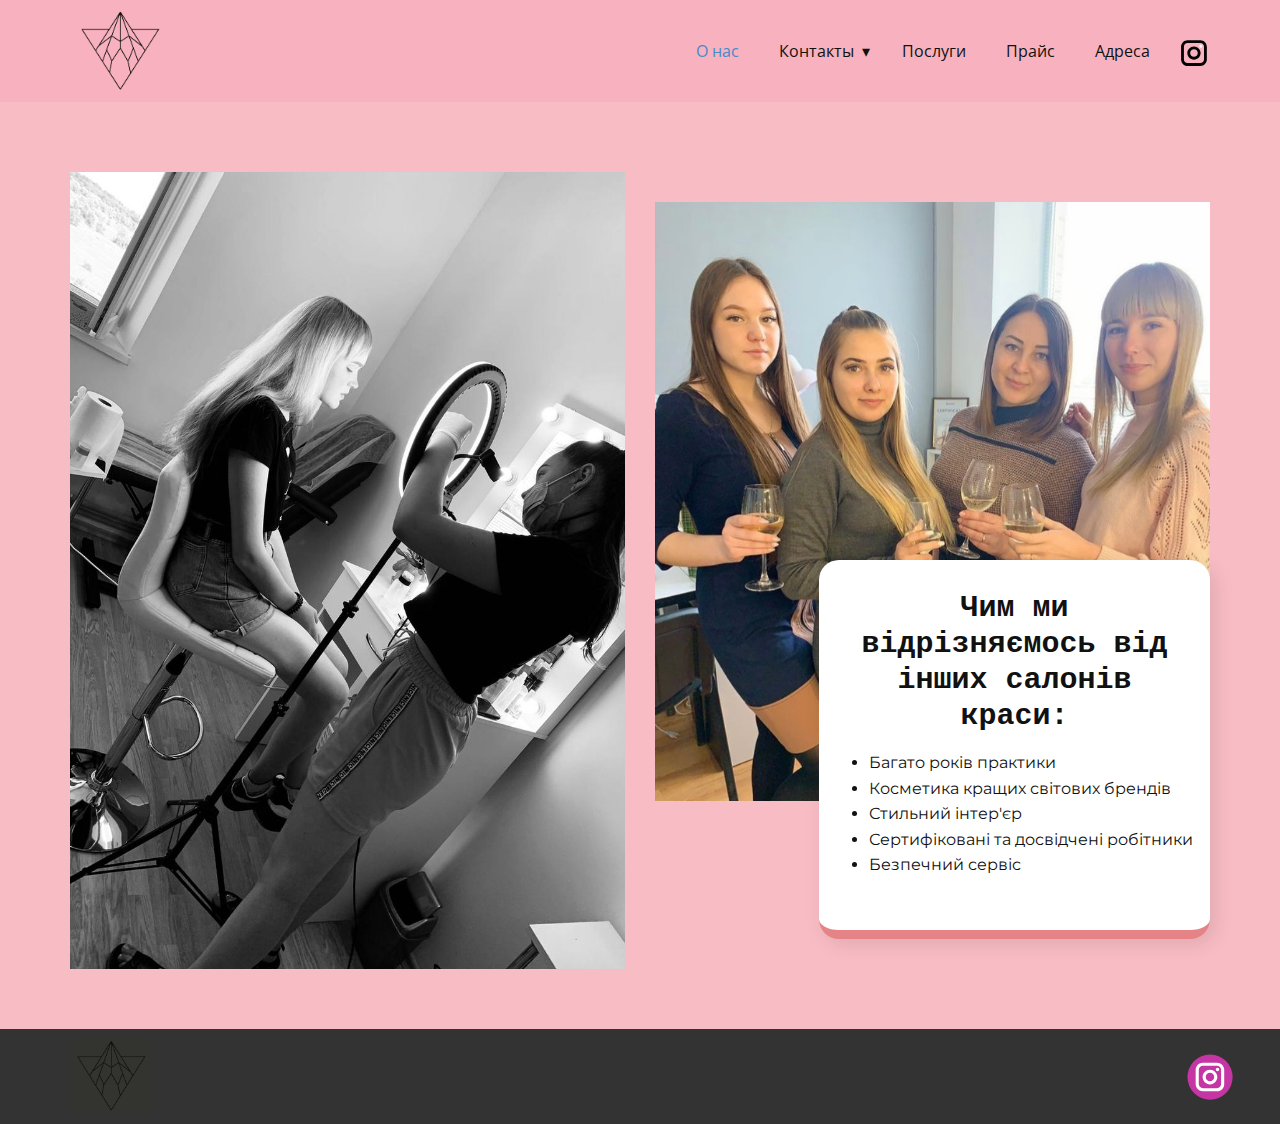
<file: О-нас.html>
<!DOCTYPE html>
<html style="font-size: 16px;">
  <head>
    <meta name="viewport" content="width=device-width, initial-scale=1.0">
    <meta charset="utf-8">
    <meta name="keywords" content="Mobile-Friendly Websites Automatically">
    <meta name="description" content="">
    <meta name="page_type" content="np-template-header-footer-from-plugin">
    <title>О нас</title>
    <link rel="stylesheet" href="nicepage.css" media="screen">
<link rel="stylesheet" href="О-нас.css" media="screen">
    <script class="u-script" type="text/javascript" src="jquery.js" defer=""></script>
    <script class="u-script" type="text/javascript" src="nicepage.js" defer=""></script>
    <meta name="generator" content="Nicepage 4.8.2, nicepage.com">
    <link id="u-theme-google-font" rel="stylesheet" href="https://fonts.googleapis.com/css?family=Roboto:100,100i,300,300i,400,400i,500,500i,700,700i,900,900i|Open+Sans:300,300i,400,400i,500,500i,600,600i,700,700i,800,800i">
    <link id="u-page-google-font" rel="stylesheet" href="https://fonts.googleapis.com/css?family=Montserrat:100,100i,200,200i,300,300i,400,400i,500,500i,600,600i,700,700i,800,800i,900,900i">
    
    
    
    <script type="application/ld+json">{
		"@context": "http://schema.org",
		"@type": "Organization",
		"name": "",
		"logo": "images/2121121.png",
		"sameAs": [
				"https://www.instagram.com/lashmaker_viktoria_ks/",
				"https://www.instagram.com/lashmaker_viktoria_ks/"
		]
}</script>
    <meta name="theme-color" content="#478ac9">
    <meta property="og:title" content="О нас">
    <meta property="og:type" content="website">
  </head>
  <body class="u-body u-xl-mode"><header class="u-clearfix u-custom-color-5 u-header u-sticky u-sticky-11cc u-header" id="sec-8f37"><style class="u-sticky-style" data-style-id="11cc">.u-sticky-fixed.u-sticky-11cc, .u-body.u-sticky-fixed .u-sticky-11cc {
box-shadow: 0px 5px 8px 0 rgba(0,0,0,0.7) !important
}</style><div class="u-clearfix u-sheet u-valign-middle u-sheet-1">
        <a href="Главная.html#carousel_c589" data-page-id="56545896" class="u-image u-logo u-image-1" data-image-width="261" data-image-height="254" title="logo">
          <img src="images/2121121.png" class="u-logo-image u-logo-image-1">
        </a>
        <nav class="u-dropdown-icon u-menu u-menu-dropdown u-offcanvas u-menu-1" data-responsive-from="MD">
          <div class="menu-collapse" style="font-size: 1rem; letter-spacing: 0px;">
            <a class="u-button-style u-custom-color u-custom-left-right-menu-spacing u-custom-padding-bottom u-custom-top-bottom-menu-spacing u-nav-link u-text-active-palette-1-base u-text-hover-palette-2-base" href="#">
              <svg class="u-svg-link" viewBox="0 0 24 24"><use xmlns:xlink="http://www.w3.org/1999/xlink" xlink:href="#menu-hamburger"></use></svg>
              <svg class="u-svg-content" version="1.1" id="menu-hamburger" viewBox="0 0 16 16" x="0px" y="0px" xmlns:xlink="http://www.w3.org/1999/xlink" xmlns="http://www.w3.org/2000/svg"><g><rect y="1" width="16" height="2"></rect><rect y="7" width="16" height="2"></rect><rect y="13" width="16" height="2"></rect>
</g></svg>
            </a>
          </div>
          <div class="u-custom-menu u-nav-container">
            <ul class="u-nav u-unstyled u-nav-1"><li class="u-nav-item"><a class="u-button-style u-nav-link u-text-active-palette-1-base u-text-hover-palette-2-base" href="О-нас.html" style="padding: 10px 20px;">О нас</a>
</li><li class="u-nav-item"><a class="u-button-style u-nav-link u-text-active-palette-1-base u-text-hover-palette-2-base" href="blog/пост-1.html" style="padding: 10px 20px;">Контакты</a><div class="u-nav-popup"><ul class="u-border-2 u-border-grey-75 u-h-spacing-20 u-nav u-unstyled u-v-spacing-10"><li class="u-nav-item"><a class="u-active-custom-color-5 u-button-style u-nav-link u-white" href="tel:+38 (066) 027 44 53 ">Виктория: +38 (066) 027 44 53</a>
</li><li class="u-nav-item"><a class="u-active-custom-color-5 u-button-style u-nav-link u-white" href="tel:+38 (066) 786 93 92">Алина: +38 (066) 786 93 92</a>
</li><li class="u-nav-item"><a class="u-active-custom-color-5 u-button-style u-nav-link u-white" href="mailto:viktoriashambir777@gmail.com">Рабочая почта: viktoriashambir777@gmail.com</a>
</li></ul>
</div>
</li><li class="u-nav-item"><a class="u-button-style u-nav-link u-text-active-palette-1-base u-text-hover-palette-2-base" href="Главная.html#sec-8360" data-page-id="56545896" style="padding: 10px 20px;">Послуги</a>
</li><li class="u-nav-item"><a class="u-button-style u-nav-link u-text-active-palette-1-base u-text-hover-palette-2-base" href="Главная.html#carousel_572d" data-page-id="56545896" style="padding: 10px 20px;">Прайс</a>
</li><li class="u-nav-item"><a class="u-button-style u-nav-link u-text-active-palette-1-base u-text-hover-palette-2-base" href="Главная.html#sec-dfef" data-page-id="56545896" style="padding: 10px 20px;">Адреса</a>
</li></ul>
          </div>
          <div class="u-custom-menu u-nav-container-collapse">
            <div class="u-black u-container-style u-inner-container-layout u-opacity u-opacity-95 u-sidenav">
              <div class="u-inner-container-layout u-sidenav-overflow">
                <div class="u-menu-close"></div>
                <ul class="u-align-center u-nav u-popupmenu-items u-unstyled u-nav-3"><li class="u-nav-item"><a class="u-button-style u-nav-link" href="О-нас.html">О нас</a>
</li><li class="u-nav-item"><a class="u-button-style u-nav-link" href="blog/пост-1.html">Контакты</a><div class="u-nav-popup"><ul class="u-border-2 u-border-grey-75 u-custom-font u-font-lobster u-h-spacing-20 u-nav u-unstyled u-v-spacing-10 u-nav-4"><li class="u-nav-item"><a class="u-button-style u-nav-link u-white" href="tel:+38 (066) 027 44 53 ">Виктория: +38 (066) 027 44 53</a>
</li><li class="u-nav-item"><a class="u-button-style u-nav-link u-white" href="tel:+38 (066) 786 93 92">Алина: +38 (066) 786 93 92</a>
</li><li class="u-nav-item"><a class="u-button-style u-nav-link u-white" href="mailto:viktoriashambir777@gmail.com">Рабочая почта: viktoriashambir777@gmail.com</a>
</li></ul>
</div>
</li><li class="u-nav-item"><a class="u-button-style u-nav-link" href="Главная.html#sec-8360" data-page-id="56545896">Послуги</a>
</li><li class="u-nav-item"><a class="u-button-style u-nav-link" href="Главная.html#carousel_572d" data-page-id="56545896">Прайс</a>
</li><li class="u-nav-item"><a class="u-button-style u-nav-link" href="Главная.html#sec-dfef" data-page-id="56545896">Адреса</a>
</li></ul>
              </div>
            </div>
            <div class="u-black u-menu-overlay u-opacity u-opacity-70"></div>
          </div>
        </nav>
        <div class="u-social-icons u-spacing-10 u-social-icons-1">
          <a class="u-social-url" title="instagram" target="_blank" href="https://www.instagram.com/lashmaker_viktoria_ks/"><span class="u-icon u-social-icon u-social-instagram u-text-black u-icon-1"><svg class="u-svg-link" preserveAspectRatio="xMidYMin slice" viewBox="0 0 112 112" style=""><use xmlns:xlink="http://www.w3.org/1999/xlink" xlink:href="#svg-b015"></use></svg><svg class="u-svg-content" viewBox="0 0 112 112" x="0" y="0" id="svg-b015"><path fill="currentColor" d="M55.9,32.9c-12.8,0-23.2,10.4-23.2,23.2s10.4,23.2,23.2,23.2s23.2-10.4,23.2-23.2S68.7,32.9,55.9,32.9z
	 M55.9,69.4c-7.4,0-13.3-6-13.3-13.3c-0.1-7.4,6-13.3,13.3-13.3s13.3,6,13.3,13.3C69.3,63.5,63.3,69.4,55.9,69.4z"></path><path fill="#FFFFFF" d="M79.7,26.8c-3,0-5.4,2.5-5.4,5.4s2.5,5.4,5.4,5.4c3,0,5.4-2.5,5.4-5.4S82.7,26.8,79.7,26.8z"></path><path fill="currentColor" d="M78.2,11H33.5C21,11,10.8,21.3,10.8,33.7v44.7c0,12.6,10.2,22.8,22.7,22.8h44.7c12.6,0,22.7-10.2,22.7-22.7
	V33.7C100.8,21.1,90.6,11,78.2,11z M91,78.4c0,7.1-5.8,12.8-12.8,12.8H33.5c-7.1,0-12.8-5.8-12.8-12.8V33.7
	c0-7.1,5.8-12.8,12.8-12.8h44.7c7.1,0,12.8,5.8,12.8,12.8V78.4z"></path></svg></span>
          </a>
        </div>
      </div></header>
    <section class="u-align-center u-clearfix u-custom-color-4 u-valign-top-lg u-valign-top-md u-valign-top-sm u-valign-top-xl u-section-1" id="carousel_8d5f">
      <div class="u-custom-color-4 u-expanded-width u-shape u-shape-rectangle u-shape-1"></div>
      <div class="u-clearfix u-gutter-30 u-layout-wrap u-layout-wrap-1">
        <div class="u-gutter-0 u-layout">
          <div class="u-layout-row">
            <div class="u-container-style u-image u-layout-cell u-size-30 u-image-1" data-image-width="960" data-image-height="1280">
              <div class="u-container-layout u-valign-middle u-container-layout-1"></div>
            </div>
            <div class="u-container-style u-layout-cell u-size-30 u-layout-cell-2">
              <div class="u-container-layout u-valign-top-sm u-container-layout-2">
                <img src="images/IMG_6270.PNG" alt="" class="u-expanded-width u-image u-image-default u-image-2" data-image-width="713" data-image-height="857">
                <div class="u-align-center u-border-9 u-border-no-left u-border-no-right u-border-no-top u-border-palette-2-light-1 u-container-style u-group u-radius-20 u-shape-round u-white u-group-1">
                  <div class="u-container-layout u-valign-top u-container-layout-3">
                    <h3 class="u-custom-font u-font-courier-new u-text u-text-1">Чим ми відрізняємось від інших салонів краси:</h3>
                    <ul class="u-align-left u-custom-font u-font-montserrat u-text u-text-2">
                      <li>Багато років практики</li>
                      <li>Косметика кращих світових брендів</li>
                      <li>Стильний інтер'єр</li>
                      <li>Сертифіковані та досвідчені робітники</li>
                      <li>Безпечний сервіс</li>
                    </ul>
                  </div>
                </div>
              </div>
            </div>
          </div>
        </div>
      </div>
    </section>
    
    
    
    <footer class="u-align-center-md u-align-center-sm u-align-center-xs u-clearfix u-footer u-grey-80" id="sec-cf66"><div class="u-clearfix u-sheet u-sheet-1">
        <a href="Главная.html" data-page-id="56545896" class="u-image u-logo u-image-1" data-image-width="243" data-image-height="221" title="Главная">
          <img src="images/23.png" class="u-logo-image u-logo-image-1">
        </a>
        <div class="u-align-left u-social-icons u-spacing-10 u-social-icons-1">
          <a class="u-social-url" title="instagram" target="_blank" href="https://www.instagram.com/lashmaker_viktoria_ks/"><span class="u-icon u-social-icon u-social-instagram u-icon-1"><svg class="u-svg-link" preserveAspectRatio="xMidYMin slice" viewBox="0 0 112 112" style=""><use xmlns:xlink="http://www.w3.org/1999/xlink" xlink:href="#svg-3afa"></use></svg><svg class="u-svg-content" viewBox="0 0 112 112" x="0" y="0" id="svg-3afa"><circle fill="currentColor" cx="56.1" cy="56.1" r="55"></circle><path fill="#FFFFFF" d="M55.9,38.2c-9.9,0-17.9,8-17.9,17.9C38,66,46,74,55.9,74c9.9,0,17.9-8,17.9-17.9C73.8,46.2,65.8,38.2,55.9,38.2
            z M55.9,66.4c-5.7,0-10.3-4.6-10.3-10.3c-0.1-5.7,4.6-10.3,10.3-10.3c5.7,0,10.3,4.6,10.3,10.3C66.2,61.8,61.6,66.4,55.9,66.4z"></path><path fill="#FFFFFF" d="M74.3,33.5c-2.3,0-4.2,1.9-4.2,4.2s1.9,4.2,4.2,4.2s4.2-1.9,4.2-4.2S76.6,33.5,74.3,33.5z"></path><path fill="#FFFFFF" d="M73.1,21.3H38.6c-9.7,0-17.5,7.9-17.5,17.5v34.5c0,9.7,7.9,17.6,17.5,17.6h34.5c9.7,0,17.5-7.9,17.5-17.5V38.8
            C90.6,29.1,82.7,21.3,73.1,21.3z M83,73.3c0,5.5-4.5,9.9-9.9,9.9H38.6c-5.5,0-9.9-4.5-9.9-9.9V38.8c0-5.5,4.5-9.9,9.9-9.9h34.5
            c5.5,0,9.9,4.5,9.9,9.9V73.3z"></path></svg></span>
          </a>
        </div>
      </div></footer>
  </body>
</html>
</file>
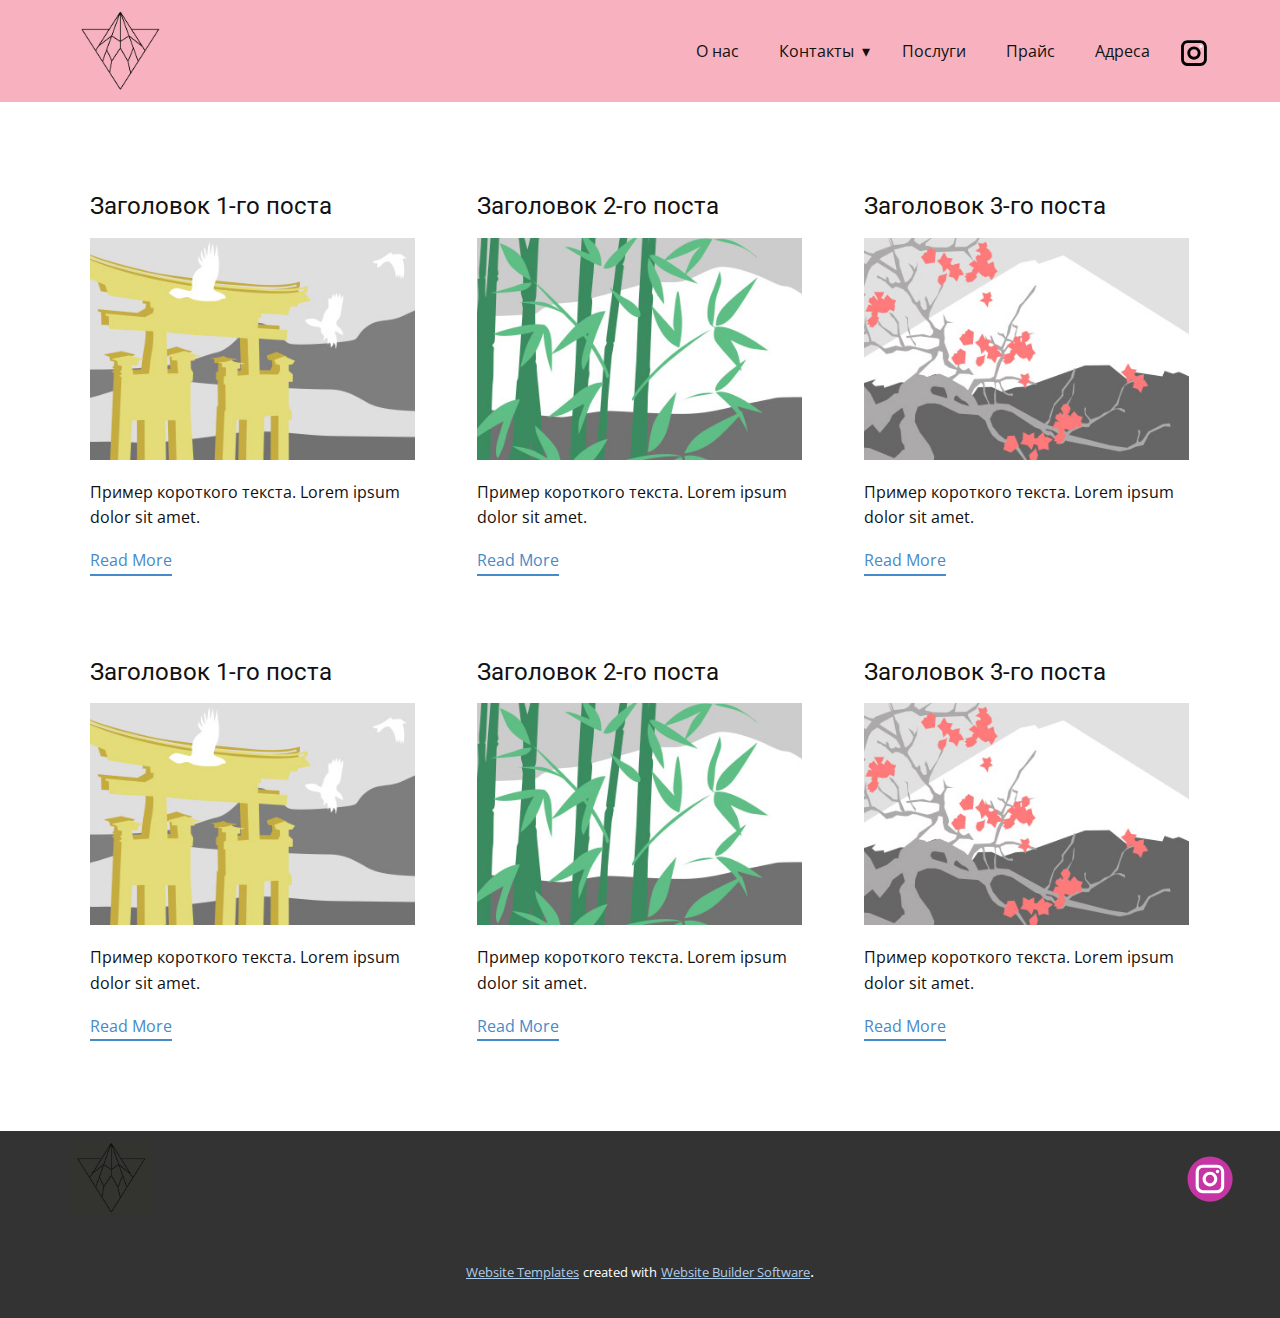
<file: blog/blog.html>
<html style="font-size: 16px;"><head>
    <meta name="viewport" content="width=device-width, initial-scale=1.0">
    <meta charset="utf-8">
    <meta name="keywords" content="Лист заповнення">
    <meta name="description" content="">
    <meta name="page_type" content="np-template-header-footer-from-plugin">
    <title>Blog Template</title>
    <link rel="stylesheet" href="../nicepage.css" media="screen">
<link rel="stylesheet" href="../Blog-Template.css" media="screen">
    <script class="u-script" type="text/javascript" src="../jquery.js" defer=""></script>
    <script class="u-script" type="text/javascript" src="../nicepage.js" defer=""></script>
    <meta name="generator" content="Nicepage 4.8.2, nicepage.com">
    <link id="u-theme-google-font" rel="stylesheet" href="https://fonts.googleapis.com/css?family=Roboto:100,100i,300,300i,400,400i,500,500i,700,700i,900,900i|Open+Sans:300,300i,400,400i,500,500i,600,600i,700,700i,800,800i">
    
    
    
    <script type="application/ld+json">{
		"@context": "http://schema.org",
		"@type": "Organization",
		"name": "",
		"logo": "images/2121121.png",
		"sameAs": [
				"https://www.instagram.com/lashmaker_viktoria_ks/",
				"https://www.instagram.com/lashmaker_viktoria_ks/"
		]
}</script>
    <meta name="theme-color" content="#478ac9">
  </head>
  <body class="u-body u-xl-mode"><header class="u-clearfix u-custom-color-5 u-header u-sticky u-sticky-11cc u-header" id="sec-8f37"><style class="u-sticky-style" data-style-id="11cc">.u-sticky-fixed.u-sticky-11cc, .u-body.u-sticky-fixed .u-sticky-11cc {
box-shadow: 0px 5px 8px 0 rgba(0,0,0,0.7) !important
}</style><div class="u-clearfix u-sheet u-valign-middle u-sheet-1">
        <a href="../Главная.html#carousel_c589" data-page-id="56545896" class="u-image u-logo u-image-1" data-image-width="261" data-image-height="254" title="logo">
          <img src="../images/2121121.png" class="u-logo-image u-logo-image-1">
        </a>
        <nav class="u-dropdown-icon u-menu u-menu-dropdown u-offcanvas u-menu-1" data-responsive-from="MD">
          <div class="menu-collapse" style="font-size: 1rem; letter-spacing: 0px;">
            <a class="u-button-style u-custom-color u-custom-left-right-menu-spacing u-custom-padding-bottom u-custom-top-bottom-menu-spacing u-nav-link u-text-active-palette-1-base u-text-hover-palette-2-base" href="#">
              <svg class="u-svg-link" viewBox="0 0 24 24"><use xmlns:xlink="http://www.w3.org/1999/xlink" xlink:href="#menu-hamburger"></use></svg>
              <svg class="u-svg-content" version="1.1" id="menu-hamburger" viewBox="0 0 16 16" x="0px" y="0px" xmlns:xlink="http://www.w3.org/1999/xlink" xmlns="http://www.w3.org/2000/svg"><g><rect y="1" width="16" height="2"></rect><rect y="7" width="16" height="2"></rect><rect y="13" width="16" height="2"></rect>
</g></svg>
            </a>
          </div>
          <div class="u-custom-menu u-nav-container">
            <ul class="u-nav u-unstyled u-nav-1"><li class="u-nav-item"><a class="u-button-style u-nav-link u-text-active-palette-1-base u-text-hover-palette-2-base" href="../О-нас.html" style="padding: 10px 20px;">О нас</a>
</li><li class="u-nav-item"><a class="u-button-style u-nav-link u-text-active-palette-1-base u-text-hover-palette-2-base" href="../blog/пост-1.html" style="padding: 10px 20px;">Контакты</a><div class="u-nav-popup"><ul class="u-border-2 u-border-grey-75 u-h-spacing-20 u-nav u-unstyled u-v-spacing-10"><li class="u-nav-item"><a class="u-active-custom-color-5 u-button-style u-nav-link u-white" href="../tel:+38 (066) 027 44 53 ">Виктория: +38 (066) 027 44 53</a>
</li><li class="u-nav-item"><a class="u-active-custom-color-5 u-button-style u-nav-link u-white" href="../tel:+38 (066) 786 93 92">Алина: +38 (066) 786 93 92</a>
</li><li class="u-nav-item"><a class="u-active-custom-color-5 u-button-style u-nav-link u-white" href="../mailto:viktoriashambir777@gmail.com">Рабочая почта: viktoriashambir777@gmail.com</a>
</li></ul>
</div>
</li><li class="u-nav-item"><a class="u-button-style u-nav-link u-text-active-palette-1-base u-text-hover-palette-2-base" href="../Главная.html#sec-8360" data-page-id="56545896" style="padding: 10px 20px;">Послуги</a>
</li><li class="u-nav-item"><a class="u-button-style u-nav-link u-text-active-palette-1-base u-text-hover-palette-2-base" href="../Главная.html#carousel_572d" data-page-id="56545896" style="padding: 10px 20px;">Прайс</a>
</li><li class="u-nav-item"><a class="u-button-style u-nav-link u-text-active-palette-1-base u-text-hover-palette-2-base" href="../Главная.html#sec-dfef" data-page-id="56545896" style="padding: 10px 20px;">Адреса</a>
</li></ul>
          </div>
          <div class="u-custom-menu u-nav-container-collapse">
            <div class="u-black u-container-style u-inner-container-layout u-opacity u-opacity-95 u-sidenav">
              <div class="u-inner-container-layout u-sidenav-overflow">
                <div class="u-menu-close"></div>
                <ul class="u-align-center u-nav u-popupmenu-items u-unstyled u-nav-3"><li class="u-nav-item"><a class="u-button-style u-nav-link" href="../О-нас.html">О нас</a>
</li><li class="u-nav-item"><a class="u-button-style u-nav-link" href="../blog/пост-1.html">Контакты</a><div class="u-nav-popup"><ul class="u-border-2 u-border-grey-75 u-custom-font u-font-lobster u-h-spacing-20 u-nav u-unstyled u-v-spacing-10 u-nav-4"><li class="u-nav-item"><a class="u-button-style u-nav-link u-white" href="../tel:+38 (066) 027 44 53 ">Виктория: +38 (066) 027 44 53</a>
</li><li class="u-nav-item"><a class="u-button-style u-nav-link u-white" href="../tel:+38 (066) 786 93 92">Алина: +38 (066) 786 93 92</a>
</li><li class="u-nav-item"><a class="u-button-style u-nav-link u-white" href="../mailto:viktoriashambir777@gmail.com">Рабочая почта: viktoriashambir777@gmail.com</a>
</li></ul>
</div>
</li><li class="u-nav-item"><a class="u-button-style u-nav-link" href="../Главная.html#sec-8360" data-page-id="56545896">Послуги</a>
</li><li class="u-nav-item"><a class="u-button-style u-nav-link" href="../Главная.html#carousel_572d" data-page-id="56545896">Прайс</a>
</li><li class="u-nav-item"><a class="u-button-style u-nav-link" href="../Главная.html#sec-dfef" data-page-id="56545896">Адреса</a>
</li></ul>
              </div>
            </div>
            <div class="u-black u-menu-overlay u-opacity u-opacity-70"></div>
          </div>
        </nav>
        <div class="u-social-icons u-spacing-10 u-social-icons-1">
          <a class="u-social-url" title="instagram" target="_blank" href="https://www.instagram.com/lashmaker_viktoria_ks/"><span class="u-icon u-social-icon u-social-instagram u-text-black u-icon-1"><svg class="u-svg-link" preserveAspectRatio="xMidYMin slice" viewBox="0 0 112 112" style=""><use xmlns:xlink="http://www.w3.org/1999/xlink" xlink:href="#svg-b015"></use></svg><svg class="u-svg-content" viewBox="0 0 112 112" x="0" y="0" id="svg-b015"><path fill="currentColor" d="M55.9,32.9c-12.8,0-23.2,10.4-23.2,23.2s10.4,23.2,23.2,23.2s23.2-10.4,23.2-23.2S68.7,32.9,55.9,32.9z
	 M55.9,69.4c-7.4,0-13.3-6-13.3-13.3c-0.1-7.4,6-13.3,13.3-13.3s13.3,6,13.3,13.3C69.3,63.5,63.3,69.4,55.9,69.4z"></path><path fill="#FFFFFF" d="M79.7,26.8c-3,0-5.4,2.5-5.4,5.4s2.5,5.4,5.4,5.4c3,0,5.4-2.5,5.4-5.4S82.7,26.8,79.7,26.8z"></path><path fill="currentColor" d="M78.2,11H33.5C21,11,10.8,21.3,10.8,33.7v44.7c0,12.6,10.2,22.8,22.7,22.8h44.7c12.6,0,22.7-10.2,22.7-22.7
	V33.7C100.8,21.1,90.6,11,78.2,11z M91,78.4c0,7.1-5.8,12.8-12.8,12.8H33.5c-7.1,0-12.8-5.8-12.8-12.8V33.7
	c0-7.1,5.8-12.8,12.8-12.8h44.7c7.1,0,12.8,5.8,12.8,12.8V78.4z"></path></svg></span>
          </a>
        </div>
      </div></header>
    <section class="u-clearfix u-section-1" id="sec-9004">
      <div class="u-clearfix u-sheet u-valign-middle u-sheet-1"><!--blog--><!--blog_options_json--><!--{"type":"Recent","source":"","tags":"","count":""}--><!--/blog_options_json-->
        <div class="u-blog u-expanded-width u-repeater u-repeater-1"><!--blog_post-->
          <div class="u-blog-post u-container-style u-repeater-item u-white u-repeater-item-1">
            <div class="u-container-layout u-similar-container u-valign-top u-container-layout-1"><!--blog_post_header-->
              <h4 class="u-blog-control u-text u-text-1">
                <a class="u-post-header-link" href="../blog/пост-5.html"><!--blog_post_header_content-->Заголовок 1-го поста<!--/blog_post_header_content--></a>
              </h4><!--/blog_post_header--><!--blog_post_image-->
              <a class="u-post-header-link" href="../blog/пост-5.html"><img alt="" class="u-blog-control u-expanded-width u-image u-image-default u-image-1" src="[data-uri]"></a><!--/blog_post_image--><!--blog_post_content-->
              <div class="u-blog-control u-post-content u-text u-text-2 fr-view">Пример короткого текста. Lorem ipsum dolor sit amet.</div><!--/blog_post_content--><!--blog_post_readmore-->
              <a href="../blog/пост-5.html" class="u-blog-control u-border-2 u-border-palette-1-base u-btn u-btn-rectangle u-button-style u-none u-btn-1"><!--blog_post_readmore_content--><!--options_json--><!--{"content":"Read More","defaultValue":"Читать дальше"}--><!--/options_json-->Read More<!--/blog_post_readmore_content--></a><!--/blog_post_readmore-->
            </div>
          </div><div class="u-blog-post u-container-style u-repeater-item u-video-cover u-white">
            <div class="u-container-layout u-similar-container u-valign-top u-container-layout-2"><!--blog_post_header-->
              <h4 class="u-blog-control u-text u-text-3">
                <a class="u-post-header-link" href="../blog/пост-4.html"><!--blog_post_header_content-->Заголовок 2-го поста<!--/blog_post_header_content--></a>
              </h4><!--/blog_post_header--><!--blog_post_image-->
              <a class="u-post-header-link" href="../blog/пост-4.html"><img alt="" class="u-blog-control u-expanded-width u-image u-image-default u-image-2" src="[data-uri]"></a><!--/blog_post_image--><!--blog_post_content-->
              <div class="u-blog-control u-post-content u-text u-text-4 fr-view">Пример короткого текста. Lorem ipsum dolor sit amet.</div><!--/blog_post_content--><!--blog_post_readmore-->
              <a href="../blog/пост-4.html" class="u-blog-control u-border-2 u-border-palette-1-base u-btn u-btn-rectangle u-button-style u-none u-btn-2"><!--blog_post_readmore_content--><!--options_json--><!--{"content":"Read More","defaultValue":"Читать дальше"}--><!--/options_json-->Read More<!--/blog_post_readmore_content--></a><!--/blog_post_readmore-->
            </div>
          </div><div class="u-blog-post u-container-style u-repeater-item u-video-cover u-white">
            <div class="u-container-layout u-similar-container u-valign-top u-container-layout-3"><!--blog_post_header-->
              <h4 class="u-blog-control u-text u-text-5">
                <a class="u-post-header-link" href="../blog/пост-3.html"><!--blog_post_header_content-->Заголовок 3-го поста<!--/blog_post_header_content--></a>
              </h4><!--/blog_post_header--><!--blog_post_image-->
              <a class="u-post-header-link" href="../blog/пост-3.html"><img alt="" class="u-blog-control u-expanded-width u-image u-image-default u-image-3" src="[data-uri]"></a><!--/blog_post_image--><!--blog_post_content-->
              <div class="u-blog-control u-post-content u-text u-text-6 fr-view">Пример короткого текста. Lorem ipsum dolor sit amet.</div><!--/blog_post_content--><!--blog_post_readmore-->
              <a href="../blog/пост-3.html" class="u-blog-control u-border-2 u-border-palette-1-base u-btn u-btn-rectangle u-button-style u-none u-btn-3"><!--blog_post_readmore_content--><!--options_json--><!--{"content":"Read More","defaultValue":"Читать дальше"}--><!--/options_json-->Read More<!--/blog_post_readmore_content--></a><!--/blog_post_readmore-->
            </div>
          </div><div class="u-blog-post u-container-style u-repeater-item u-white u-repeater-item-1">
            <div class="u-container-layout u-similar-container u-valign-top u-container-layout-1"><!--blog_post_header-->
              <h4 class="u-blog-control u-text u-text-1">
                <a class="u-post-header-link" href="../blog/пост-2.html"><!--blog_post_header_content-->Заголовок 1-го поста<!--/blog_post_header_content--></a>
              </h4><!--/blog_post_header--><!--blog_post_image-->
              <a class="u-post-header-link" href="../blog/пост-2.html"><img alt="" class="u-blog-control u-expanded-width u-image u-image-default u-image-1" src="[data-uri]"></a><!--/blog_post_image--><!--blog_post_content-->
              <div class="u-blog-control u-post-content u-text u-text-2 fr-view">Пример короткого текста. Lorem ipsum dolor sit amet.</div><!--/blog_post_content--><!--blog_post_readmore-->
              <a href="../blog/пост-2.html" class="u-blog-control u-border-2 u-border-palette-1-base u-btn u-btn-rectangle u-button-style u-none u-btn-1"><!--blog_post_readmore_content--><!--options_json--><!--{"content":"Read More","defaultValue":"Читать дальше"}--><!--/options_json-->Read More<!--/blog_post_readmore_content--></a><!--/blog_post_readmore-->
            </div>
          </div><div class="u-blog-post u-container-style u-repeater-item u-video-cover u-white">
            <div class="u-container-layout u-similar-container u-valign-top u-container-layout-2"><!--blog_post_header-->
              <h4 class="u-blog-control u-text u-text-3">
                <a class="u-post-header-link" href="../blog/пост-1.html"><!--blog_post_header_content-->Заголовок 2-го поста<!--/blog_post_header_content--></a>
              </h4><!--/blog_post_header--><!--blog_post_image-->
              <a class="u-post-header-link" href="../blog/пост-1.html"><img alt="" class="u-blog-control u-expanded-width u-image u-image-default u-image-2" src="[data-uri]"></a><!--/blog_post_image--><!--blog_post_content-->
              <div class="u-blog-control u-post-content u-text u-text-4 fr-view">Пример короткого текста. Lorem ipsum dolor sit amet.</div><!--/blog_post_content--><!--blog_post_readmore-->
              <a href="../blog/пост-1.html" class="u-blog-control u-border-2 u-border-palette-1-base u-btn u-btn-rectangle u-button-style u-none u-btn-2"><!--blog_post_readmore_content--><!--options_json--><!--{"content":"Read More","defaultValue":"Читать дальше"}--><!--/options_json-->Read More<!--/blog_post_readmore_content--></a><!--/blog_post_readmore-->
            </div>
          </div><div class="u-blog-post u-container-style u-repeater-item u-video-cover u-white">
            <div class="u-container-layout u-similar-container u-valign-top u-container-layout-3"><!--blog_post_header-->
              <h4 class="u-blog-control u-text u-text-5">
                <a class="u-post-header-link" href="../blog/пост.html"><!--blog_post_header_content-->Заголовок 3-го поста<!--/blog_post_header_content--></a>
              </h4><!--/blog_post_header--><!--blog_post_image-->
              <a class="u-post-header-link" href="../blog/пост.html"><img alt="" class="u-blog-control u-expanded-width u-image u-image-default u-image-3" src="[data-uri]"></a><!--/blog_post_image--><!--blog_post_content-->
              <div class="u-blog-control u-post-content u-text u-text-6 fr-view">Пример короткого текста. Lorem ipsum dolor sit amet.</div><!--/blog_post_content--><!--blog_post_readmore-->
              <a href="../blog/пост.html" class="u-blog-control u-border-2 u-border-palette-1-base u-btn u-btn-rectangle u-button-style u-none u-btn-3"><!--blog_post_readmore_content--><!--options_json--><!--{"content":"Read More","defaultValue":"Читать дальше"}--><!--/options_json-->Read More<!--/blog_post_readmore_content--></a><!--/blog_post_readmore-->
            </div>
          </div><!--/blog_post--><!--blog_post-->
          <!--/blog_post--><!--blog_post-->
          <!--/blog_post-->
        </div><!--/blog-->
      </div>
    </section>
    
    
    
    <footer class="u-align-center-md u-align-center-sm u-align-center-xs u-clearfix u-footer u-grey-80" id="sec-cf66"><div class="u-clearfix u-sheet u-sheet-1">
        <a href="../Главная.html" data-page-id="56545896" class="u-image u-logo u-image-1" data-image-width="243" data-image-height="221" title="Главная">
          <img src="../images/23.png" class="u-logo-image u-logo-image-1">
        </a>
        <div class="u-align-left u-social-icons u-spacing-10 u-social-icons-1">
          <a class="u-social-url" title="instagram" target="_blank" href="https://www.instagram.com/lashmaker_viktoria_ks/"><span class="u-icon u-social-icon u-social-instagram u-icon-1"><svg class="u-svg-link" preserveAspectRatio="xMidYMin slice" viewBox="0 0 112 112" style=""><use xmlns:xlink="http://www.w3.org/1999/xlink" xlink:href="#svg-3afa"></use></svg><svg class="u-svg-content" viewBox="0 0 112 112" x="0" y="0" id="svg-3afa"><circle fill="currentColor" cx="56.1" cy="56.1" r="55"></circle><path fill="#FFFFFF" d="M55.9,38.2c-9.9,0-17.9,8-17.9,17.9C38,66,46,74,55.9,74c9.9,0,17.9-8,17.9-17.9C73.8,46.2,65.8,38.2,55.9,38.2
            z M55.9,66.4c-5.7,0-10.3-4.6-10.3-10.3c-0.1-5.7,4.6-10.3,10.3-10.3c5.7,0,10.3,4.6,10.3,10.3C66.2,61.8,61.6,66.4,55.9,66.4z"></path><path fill="#FFFFFF" d="M74.3,33.5c-2.3,0-4.2,1.9-4.2,4.2s1.9,4.2,4.2,4.2s4.2-1.9,4.2-4.2S76.6,33.5,74.3,33.5z"></path><path fill="#FFFFFF" d="M73.1,21.3H38.6c-9.7,0-17.5,7.9-17.5,17.5v34.5c0,9.7,7.9,17.6,17.5,17.6h34.5c9.7,0,17.5-7.9,17.5-17.5V38.8
            C90.6,29.1,82.7,21.3,73.1,21.3z M83,73.3c0,5.5-4.5,9.9-9.9,9.9H38.6c-5.5,0-9.9-4.5-9.9-9.9V38.8c0-5.5,4.5-9.9,9.9-9.9h34.5
            c5.5,0,9.9,4.5,9.9,9.9V73.3z"></path></svg></span>
          </a>
        </div>
      </div></footer>
    <section class="u-backlink u-clearfix u-grey-80">
      <a class="u-link" href="https://nicepage.com/website-templates" target="_blank">
        <span>Website Templates</span>
      </a>
      <p class="u-text">
        <span>created with</span>
      </p>
      <a class="u-link" href="" target="_blank">
        <span>Website Builder Software</span>
      </a>. 
    </section>
  
</body></html>
</file>
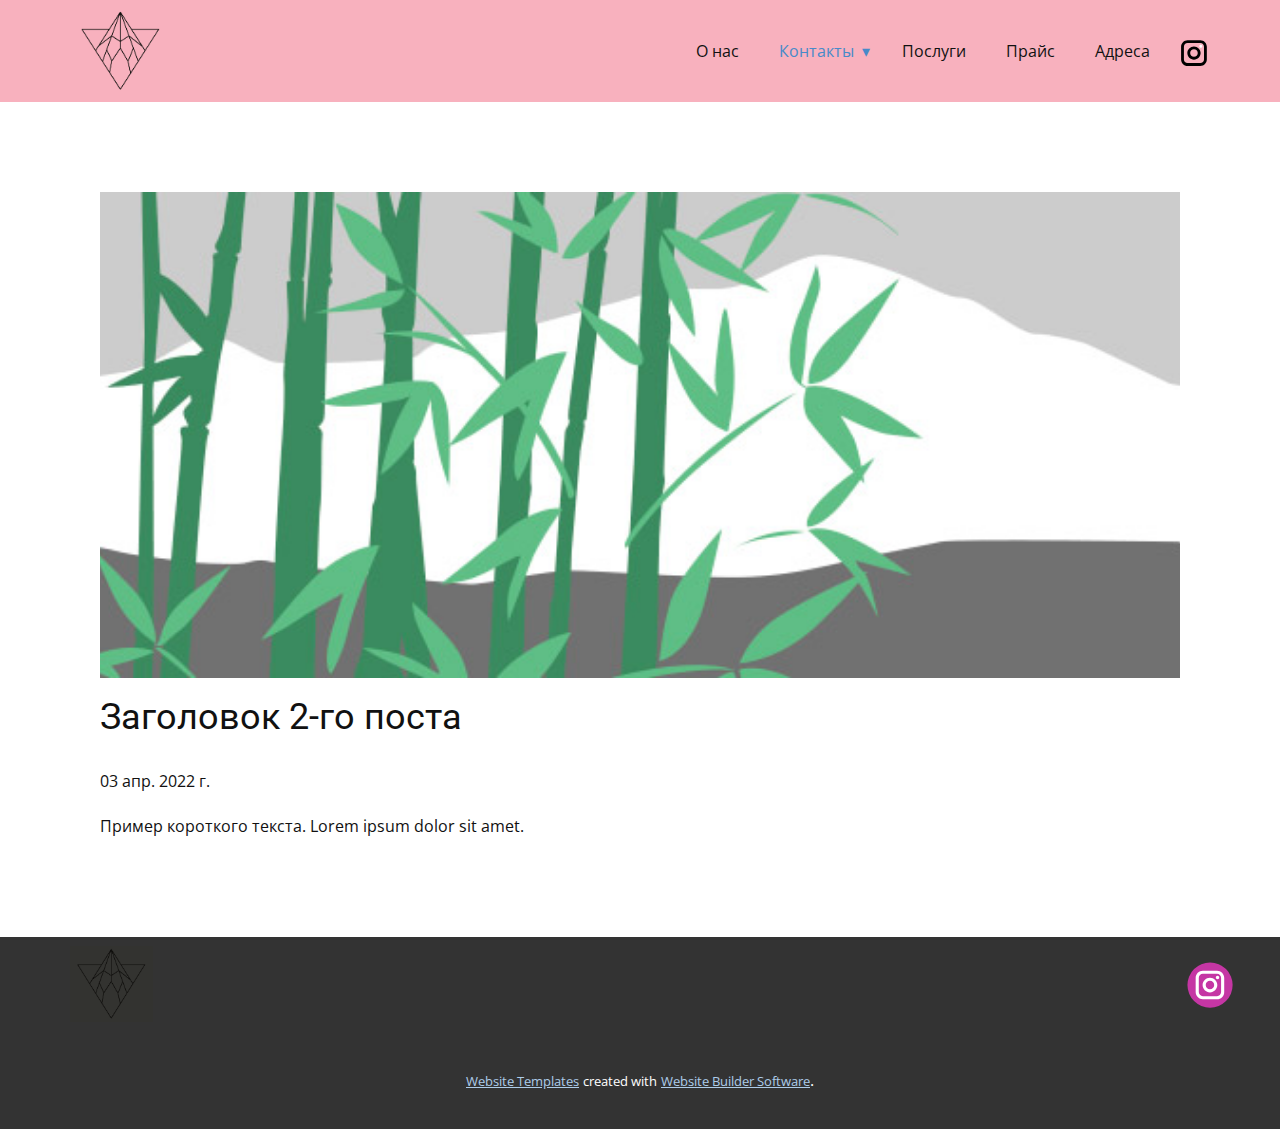
<file: blog/пост-1.html>
<!doctype html>
<html style="font-size: 16px;"><head>
    <meta name="viewport" content="width=device-width, initial-scale=1.0">
    <meta charset="utf-8">
    <meta name="keywords" content="Заголовок 1-го поста">
    <meta name="description" content="">
    <meta name="page_type" content="np-template-header-footer-from-plugin">
    <title>Заголовок 2-го поста</title>
    <link rel="stylesheet" href="../nicepage.css" media="screen">
<link rel="stylesheet" href="../Post-Template.css" media="screen">
    <script class="u-script" type="text/javascript" src="../jquery.js" defer=""></script>
    <script class="u-script" type="text/javascript" src="../nicepage.js" defer=""></script>
    <meta name="generator" content="Nicepage 4.8.2, nicepage.com">
    <link id="u-theme-google-font" rel="stylesheet" href="https://fonts.googleapis.com/css?family=Roboto:100,100i,300,300i,400,400i,500,500i,700,700i,900,900i|Open+Sans:300,300i,400,400i,500,500i,600,600i,700,700i,800,800i">
    
    
    
    <script type="application/ld+json">{
		"@context": "http://schema.org",
		"@type": "Organization",
		"name": "",
		"logo": "images/2121121.png",
		"sameAs": [
				"https://www.instagram.com/lashmaker_viktoria_ks/",
				"https://www.instagram.com/lashmaker_viktoria_ks/"
		]
}</script>
    <meta name="theme-color" content="#478ac9">
  </head>
  <body class="u-body u-xl-mode"><header class="u-clearfix u-custom-color-5 u-header u-sticky u-sticky-11cc u-header" id="sec-8f37"><style class="u-sticky-style" data-style-id="11cc">.u-sticky-fixed.u-sticky-11cc, .u-body.u-sticky-fixed .u-sticky-11cc {
box-shadow: 0px 5px 8px 0 rgba(0,0,0,0.7) !important
}</style><div class="u-clearfix u-sheet u-valign-middle u-sheet-1">
        <a href="../Главная.html#carousel_c589" data-page-id="56545896" class="u-image u-logo u-image-1" data-image-width="261" data-image-height="254" title="logo">
          <img src="../images/2121121.png" class="u-logo-image u-logo-image-1">
        </a>
        <nav class="u-dropdown-icon u-menu u-menu-dropdown u-offcanvas u-menu-1" data-responsive-from="MD">
          <div class="menu-collapse" style="font-size: 1rem; letter-spacing: 0px;">
            <a class="u-button-style u-custom-color u-custom-left-right-menu-spacing u-custom-padding-bottom u-custom-top-bottom-menu-spacing u-nav-link u-text-active-palette-1-base u-text-hover-palette-2-base" href="#">
              <svg class="u-svg-link" viewBox="0 0 24 24"><use xmlns:xlink="http://www.w3.org/1999/xlink" xlink:href="#menu-hamburger"></use></svg>
              <svg class="u-svg-content" version="1.1" id="menu-hamburger" viewBox="0 0 16 16" x="0px" y="0px" xmlns:xlink="http://www.w3.org/1999/xlink" xmlns="http://www.w3.org/2000/svg"><g><rect y="1" width="16" height="2"></rect><rect y="7" width="16" height="2"></rect><rect y="13" width="16" height="2"></rect>
</g></svg>
            </a>
          </div>
          <div class="u-custom-menu u-nav-container">
            <ul class="u-nav u-unstyled u-nav-1"><li class="u-nav-item"><a class="u-button-style u-nav-link u-text-active-palette-1-base u-text-hover-palette-2-base" href="../О-нас.html" style="padding: 10px 20px;">О нас</a>
</li><li class="u-nav-item"><a class="u-button-style u-nav-link u-text-active-palette-1-base u-text-hover-palette-2-base" href="../blog/пост-1.html" style="padding: 10px 20px;">Контакты</a><div class="u-nav-popup"><ul class="u-border-2 u-border-grey-75 u-h-spacing-20 u-nav u-unstyled u-v-spacing-10"><li class="u-nav-item"><a class="u-active-custom-color-5 u-button-style u-nav-link u-white" href="../tel:+38 (066) 027 44 53 ">Виктория: +38 (066) 027 44 53</a>
</li><li class="u-nav-item"><a class="u-active-custom-color-5 u-button-style u-nav-link u-white" href="../tel:+38 (066) 786 93 92">Алина: +38 (066) 786 93 92</a>
</li><li class="u-nav-item"><a class="u-active-custom-color-5 u-button-style u-nav-link u-white" href="../mailto:viktoriashambir777@gmail.com">Рабочая почта: viktoriashambir777@gmail.com</a>
</li></ul>
</div>
</li><li class="u-nav-item"><a class="u-button-style u-nav-link u-text-active-palette-1-base u-text-hover-palette-2-base" href="../Главная.html#sec-8360" data-page-id="56545896" style="padding: 10px 20px;">Послуги</a>
</li><li class="u-nav-item"><a class="u-button-style u-nav-link u-text-active-palette-1-base u-text-hover-palette-2-base" href="../Главная.html#carousel_572d" data-page-id="56545896" style="padding: 10px 20px;">Прайс</a>
</li><li class="u-nav-item"><a class="u-button-style u-nav-link u-text-active-palette-1-base u-text-hover-palette-2-base" href="../Главная.html#sec-dfef" data-page-id="56545896" style="padding: 10px 20px;">Адреса</a>
</li></ul>
          </div>
          <div class="u-custom-menu u-nav-container-collapse">
            <div class="u-black u-container-style u-inner-container-layout u-opacity u-opacity-95 u-sidenav">
              <div class="u-inner-container-layout u-sidenav-overflow">
                <div class="u-menu-close"></div>
                <ul class="u-align-center u-nav u-popupmenu-items u-unstyled u-nav-3"><li class="u-nav-item"><a class="u-button-style u-nav-link" href="../О-нас.html">О нас</a>
</li><li class="u-nav-item"><a class="u-button-style u-nav-link" href="../blog/пост-1.html">Контакты</a><div class="u-nav-popup"><ul class="u-border-2 u-border-grey-75 u-custom-font u-font-lobster u-h-spacing-20 u-nav u-unstyled u-v-spacing-10 u-nav-4"><li class="u-nav-item"><a class="u-button-style u-nav-link u-white" href="../tel:+38 (066) 027 44 53 ">Виктория: +38 (066) 027 44 53</a>
</li><li class="u-nav-item"><a class="u-button-style u-nav-link u-white" href="../tel:+38 (066) 786 93 92">Алина: +38 (066) 786 93 92</a>
</li><li class="u-nav-item"><a class="u-button-style u-nav-link u-white" href="../mailto:viktoriashambir777@gmail.com">Рабочая почта: viktoriashambir777@gmail.com</a>
</li></ul>
</div>
</li><li class="u-nav-item"><a class="u-button-style u-nav-link" href="../Главная.html#sec-8360" data-page-id="56545896">Послуги</a>
</li><li class="u-nav-item"><a class="u-button-style u-nav-link" href="../Главная.html#carousel_572d" data-page-id="56545896">Прайс</a>
</li><li class="u-nav-item"><a class="u-button-style u-nav-link" href="../Главная.html#sec-dfef" data-page-id="56545896">Адреса</a>
</li></ul>
              </div>
            </div>
            <div class="u-black u-menu-overlay u-opacity u-opacity-70"></div>
          </div>
        </nav>
        <div class="u-social-icons u-spacing-10 u-social-icons-1">
          <a class="u-social-url" title="instagram" target="_blank" href="https://www.instagram.com/lashmaker_viktoria_ks/"><span class="u-icon u-social-icon u-social-instagram u-text-black u-icon-1"><svg class="u-svg-link" preserveAspectRatio="xMidYMin slice" viewBox="0 0 112 112" style=""><use xmlns:xlink="http://www.w3.org/1999/xlink" xlink:href="#svg-b015"></use></svg><svg class="u-svg-content" viewBox="0 0 112 112" x="0" y="0" id="svg-b015"><path fill="currentColor" d="M55.9,32.9c-12.8,0-23.2,10.4-23.2,23.2s10.4,23.2,23.2,23.2s23.2-10.4,23.2-23.2S68.7,32.9,55.9,32.9z
	 M55.9,69.4c-7.4,0-13.3-6-13.3-13.3c-0.1-7.4,6-13.3,13.3-13.3s13.3,6,13.3,13.3C69.3,63.5,63.3,69.4,55.9,69.4z"></path><path fill="#FFFFFF" d="M79.7,26.8c-3,0-5.4,2.5-5.4,5.4s2.5,5.4,5.4,5.4c3,0,5.4-2.5,5.4-5.4S82.7,26.8,79.7,26.8z"></path><path fill="currentColor" d="M78.2,11H33.5C21,11,10.8,21.3,10.8,33.7v44.7c0,12.6,10.2,22.8,22.7,22.8h44.7c12.6,0,22.7-10.2,22.7-22.7
	V33.7C100.8,21.1,90.6,11,78.2,11z M91,78.4c0,7.1-5.8,12.8-12.8,12.8H33.5c-7.1,0-12.8-5.8-12.8-12.8V33.7
	c0-7.1,5.8-12.8,12.8-12.8h44.7c7.1,0,12.8,5.8,12.8,12.8V78.4z"></path></svg></span>
          </a>
        </div>
      </div></header>
    <section class="u-align-center u-clearfix u-section-1" id="sec-60ac">
      <div class="u-clearfix u-sheet u-valign-middle-md u-valign-middle-sm u-valign-middle-xs u-sheet-1"><!--post_details--><!--post_details_options_json--><!--{"source":""}--><!--/post_details_options_json--><!--blog_post-->
        <div class="u-container-style u-expanded-width u-post-details u-post-details-1">
          <div class="u-container-layout u-valign-middle u-container-layout-1"><!--blog_post_image-->
            <img alt="" class="u-blog-control u-expanded-width u-image u-image-default u-image-1" src="[data-uri]"><!--/blog_post_image--><!--blog_post_header-->
            <h2 class="u-blog-control u-text u-text-1">Заголовок 2-го поста</h2><!--/blog_post_header--><!--blog_post_metadata-->
            <div class="u-blog-control u-metadata u-metadata-1"><!--blog_post_metadata_date-->
              <span class="u-meta-date u-meta-icon">03 апр. 2022 г.</span><!--/blog_post_metadata_date--><!--blog_post_metadata_category-->
              <!--/blog_post_metadata_category--><!--blog_post_metadata_comments-->
              <!--/blog_post_metadata_comments-->
            </div><!--/blog_post_metadata--><!--blog_post_content-->
            <div class="u-align-justify u-blog-control u-post-content u-text u-text-2 fr-view">
  Пример короткого текста. Lorem ipsum dolor sit amet.
  </div><!--/blog_post_content-->
          </div>
        </div><!--/blog_post--><!--/post_details-->
      </div>
    </section>
    
    
    
    <footer class="u-align-center-md u-align-center-sm u-align-center-xs u-clearfix u-footer u-grey-80" id="sec-cf66"><div class="u-clearfix u-sheet u-sheet-1">
        <a href="../Главная.html" data-page-id="56545896" class="u-image u-logo u-image-1" data-image-width="243" data-image-height="221" title="Главная">
          <img src="../images/23.png" class="u-logo-image u-logo-image-1">
        </a>
        <div class="u-align-left u-social-icons u-spacing-10 u-social-icons-1">
          <a class="u-social-url" title="instagram" target="_blank" href="https://www.instagram.com/lashmaker_viktoria_ks/"><span class="u-icon u-social-icon u-social-instagram u-icon-1"><svg class="u-svg-link" preserveAspectRatio="xMidYMin slice" viewBox="0 0 112 112" style=""><use xmlns:xlink="http://www.w3.org/1999/xlink" xlink:href="#svg-3afa"></use></svg><svg class="u-svg-content" viewBox="0 0 112 112" x="0" y="0" id="svg-3afa"><circle fill="currentColor" cx="56.1" cy="56.1" r="55"></circle><path fill="#FFFFFF" d="M55.9,38.2c-9.9,0-17.9,8-17.9,17.9C38,66,46,74,55.9,74c9.9,0,17.9-8,17.9-17.9C73.8,46.2,65.8,38.2,55.9,38.2
            z M55.9,66.4c-5.7,0-10.3-4.6-10.3-10.3c-0.1-5.7,4.6-10.3,10.3-10.3c5.7,0,10.3,4.6,10.3,10.3C66.2,61.8,61.6,66.4,55.9,66.4z"></path><path fill="#FFFFFF" d="M74.3,33.5c-2.3,0-4.2,1.9-4.2,4.2s1.9,4.2,4.2,4.2s4.2-1.9,4.2-4.2S76.6,33.5,74.3,33.5z"></path><path fill="#FFFFFF" d="M73.1,21.3H38.6c-9.7,0-17.5,7.9-17.5,17.5v34.5c0,9.7,7.9,17.6,17.5,17.6h34.5c9.7,0,17.5-7.9,17.5-17.5V38.8
            C90.6,29.1,82.7,21.3,73.1,21.3z M83,73.3c0,5.5-4.5,9.9-9.9,9.9H38.6c-5.5,0-9.9-4.5-9.9-9.9V38.8c0-5.5,4.5-9.9,9.9-9.9h34.5
            c5.5,0,9.9,4.5,9.9,9.9V73.3z"></path></svg></span>
          </a>
        </div>
      </div></footer>
    <section class="u-backlink u-clearfix u-grey-80">
      <a class="u-link" href="https://nicepage.com/website-templates" target="_blank">
        <span>Website Templates</span>
      </a>
      <p class="u-text">
        <span>created with</span>
      </p>
      <a class="u-link" href="" target="_blank">
        <span>Website Builder Software</span>
      </a>. 
    </section>
  
</body></html>
</file>
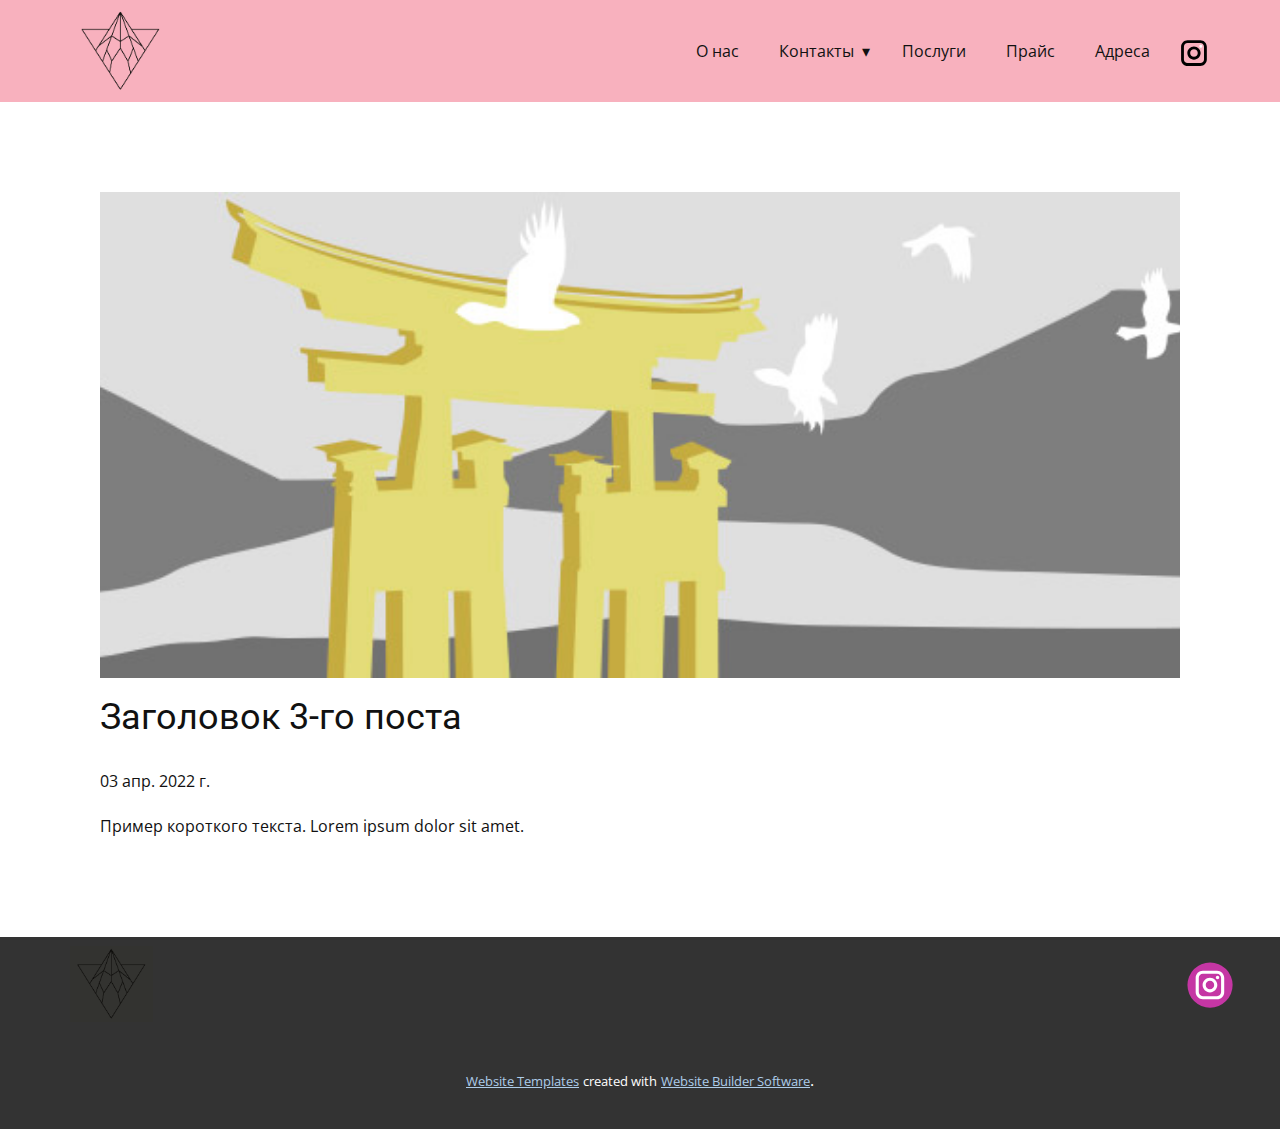
<file: blog/пост-2.html>
<!doctype html>
<html style="font-size: 16px;"><head>
    <meta name="viewport" content="width=device-width, initial-scale=1.0">
    <meta charset="utf-8">
    <meta name="keywords" content="Заголовок 1-го поста">
    <meta name="description" content="">
    <meta name="page_type" content="np-template-header-footer-from-plugin">
    <title>Заголовок 3-го поста</title>
    <link rel="stylesheet" href="../nicepage.css" media="screen">
<link rel="stylesheet" href="../Post-Template.css" media="screen">
    <script class="u-script" type="text/javascript" src="../jquery.js" defer=""></script>
    <script class="u-script" type="text/javascript" src="../nicepage.js" defer=""></script>
    <meta name="generator" content="Nicepage 4.8.2, nicepage.com">
    <link id="u-theme-google-font" rel="stylesheet" href="https://fonts.googleapis.com/css?family=Roboto:100,100i,300,300i,400,400i,500,500i,700,700i,900,900i|Open+Sans:300,300i,400,400i,500,500i,600,600i,700,700i,800,800i">
    
    
    
    <script type="application/ld+json">{
		"@context": "http://schema.org",
		"@type": "Organization",
		"name": "",
		"logo": "images/2121121.png",
		"sameAs": [
				"https://www.instagram.com/lashmaker_viktoria_ks/",
				"https://www.instagram.com/lashmaker_viktoria_ks/"
		]
}</script>
    <meta name="theme-color" content="#478ac9">
  </head>
  <body class="u-body u-xl-mode"><header class="u-clearfix u-custom-color-5 u-header u-sticky u-sticky-11cc u-header" id="sec-8f37"><style class="u-sticky-style" data-style-id="11cc">.u-sticky-fixed.u-sticky-11cc, .u-body.u-sticky-fixed .u-sticky-11cc {
box-shadow: 0px 5px 8px 0 rgba(0,0,0,0.7) !important
}</style><div class="u-clearfix u-sheet u-valign-middle u-sheet-1">
        <a href="../Главная.html#carousel_c589" data-page-id="56545896" class="u-image u-logo u-image-1" data-image-width="261" data-image-height="254" title="logo">
          <img src="../images/2121121.png" class="u-logo-image u-logo-image-1">
        </a>
        <nav class="u-dropdown-icon u-menu u-menu-dropdown u-offcanvas u-menu-1" data-responsive-from="MD">
          <div class="menu-collapse" style="font-size: 1rem; letter-spacing: 0px;">
            <a class="u-button-style u-custom-color u-custom-left-right-menu-spacing u-custom-padding-bottom u-custom-top-bottom-menu-spacing u-nav-link u-text-active-palette-1-base u-text-hover-palette-2-base" href="#">
              <svg class="u-svg-link" viewBox="0 0 24 24"><use xmlns:xlink="http://www.w3.org/1999/xlink" xlink:href="#menu-hamburger"></use></svg>
              <svg class="u-svg-content" version="1.1" id="menu-hamburger" viewBox="0 0 16 16" x="0px" y="0px" xmlns:xlink="http://www.w3.org/1999/xlink" xmlns="http://www.w3.org/2000/svg"><g><rect y="1" width="16" height="2"></rect><rect y="7" width="16" height="2"></rect><rect y="13" width="16" height="2"></rect>
</g></svg>
            </a>
          </div>
          <div class="u-custom-menu u-nav-container">
            <ul class="u-nav u-unstyled u-nav-1"><li class="u-nav-item"><a class="u-button-style u-nav-link u-text-active-palette-1-base u-text-hover-palette-2-base" href="../О-нас.html" style="padding: 10px 20px;">О нас</a>
</li><li class="u-nav-item"><a class="u-button-style u-nav-link u-text-active-palette-1-base u-text-hover-palette-2-base" href="../blog/пост-1.html" style="padding: 10px 20px;">Контакты</a><div class="u-nav-popup"><ul class="u-border-2 u-border-grey-75 u-h-spacing-20 u-nav u-unstyled u-v-spacing-10"><li class="u-nav-item"><a class="u-active-custom-color-5 u-button-style u-nav-link u-white" href="../tel:+38 (066) 027 44 53 ">Виктория: +38 (066) 027 44 53</a>
</li><li class="u-nav-item"><a class="u-active-custom-color-5 u-button-style u-nav-link u-white" href="../tel:+38 (066) 786 93 92">Алина: +38 (066) 786 93 92</a>
</li><li class="u-nav-item"><a class="u-active-custom-color-5 u-button-style u-nav-link u-white" href="../mailto:viktoriashambir777@gmail.com">Рабочая почта: viktoriashambir777@gmail.com</a>
</li></ul>
</div>
</li><li class="u-nav-item"><a class="u-button-style u-nav-link u-text-active-palette-1-base u-text-hover-palette-2-base" href="../Главная.html#sec-8360" data-page-id="56545896" style="padding: 10px 20px;">Послуги</a>
</li><li class="u-nav-item"><a class="u-button-style u-nav-link u-text-active-palette-1-base u-text-hover-palette-2-base" href="../Главная.html#carousel_572d" data-page-id="56545896" style="padding: 10px 20px;">Прайс</a>
</li><li class="u-nav-item"><a class="u-button-style u-nav-link u-text-active-palette-1-base u-text-hover-palette-2-base" href="../Главная.html#sec-dfef" data-page-id="56545896" style="padding: 10px 20px;">Адреса</a>
</li></ul>
          </div>
          <div class="u-custom-menu u-nav-container-collapse">
            <div class="u-black u-container-style u-inner-container-layout u-opacity u-opacity-95 u-sidenav">
              <div class="u-inner-container-layout u-sidenav-overflow">
                <div class="u-menu-close"></div>
                <ul class="u-align-center u-nav u-popupmenu-items u-unstyled u-nav-3"><li class="u-nav-item"><a class="u-button-style u-nav-link" href="../О-нас.html">О нас</a>
</li><li class="u-nav-item"><a class="u-button-style u-nav-link" href="../blog/пост-1.html">Контакты</a><div class="u-nav-popup"><ul class="u-border-2 u-border-grey-75 u-custom-font u-font-lobster u-h-spacing-20 u-nav u-unstyled u-v-spacing-10 u-nav-4"><li class="u-nav-item"><a class="u-button-style u-nav-link u-white" href="../tel:+38 (066) 027 44 53 ">Виктория: +38 (066) 027 44 53</a>
</li><li class="u-nav-item"><a class="u-button-style u-nav-link u-white" href="../tel:+38 (066) 786 93 92">Алина: +38 (066) 786 93 92</a>
</li><li class="u-nav-item"><a class="u-button-style u-nav-link u-white" href="../mailto:viktoriashambir777@gmail.com">Рабочая почта: viktoriashambir777@gmail.com</a>
</li></ul>
</div>
</li><li class="u-nav-item"><a class="u-button-style u-nav-link" href="../Главная.html#sec-8360" data-page-id="56545896">Послуги</a>
</li><li class="u-nav-item"><a class="u-button-style u-nav-link" href="../Главная.html#carousel_572d" data-page-id="56545896">Прайс</a>
</li><li class="u-nav-item"><a class="u-button-style u-nav-link" href="../Главная.html#sec-dfef" data-page-id="56545896">Адреса</a>
</li></ul>
              </div>
            </div>
            <div class="u-black u-menu-overlay u-opacity u-opacity-70"></div>
          </div>
        </nav>
        <div class="u-social-icons u-spacing-10 u-social-icons-1">
          <a class="u-social-url" title="instagram" target="_blank" href="https://www.instagram.com/lashmaker_viktoria_ks/"><span class="u-icon u-social-icon u-social-instagram u-text-black u-icon-1"><svg class="u-svg-link" preserveAspectRatio="xMidYMin slice" viewBox="0 0 112 112" style=""><use xmlns:xlink="http://www.w3.org/1999/xlink" xlink:href="#svg-b015"></use></svg><svg class="u-svg-content" viewBox="0 0 112 112" x="0" y="0" id="svg-b015"><path fill="currentColor" d="M55.9,32.9c-12.8,0-23.2,10.4-23.2,23.2s10.4,23.2,23.2,23.2s23.2-10.4,23.2-23.2S68.7,32.9,55.9,32.9z
	 M55.9,69.4c-7.4,0-13.3-6-13.3-13.3c-0.1-7.4,6-13.3,13.3-13.3s13.3,6,13.3,13.3C69.3,63.5,63.3,69.4,55.9,69.4z"></path><path fill="#FFFFFF" d="M79.7,26.8c-3,0-5.4,2.5-5.4,5.4s2.5,5.4,5.4,5.4c3,0,5.4-2.5,5.4-5.4S82.7,26.8,79.7,26.8z"></path><path fill="currentColor" d="M78.2,11H33.5C21,11,10.8,21.3,10.8,33.7v44.7c0,12.6,10.2,22.8,22.7,22.8h44.7c12.6,0,22.7-10.2,22.7-22.7
	V33.7C100.8,21.1,90.6,11,78.2,11z M91,78.4c0,7.1-5.8,12.8-12.8,12.8H33.5c-7.1,0-12.8-5.8-12.8-12.8V33.7
	c0-7.1,5.8-12.8,12.8-12.8h44.7c7.1,0,12.8,5.8,12.8,12.8V78.4z"></path></svg></span>
          </a>
        </div>
      </div></header>
    <section class="u-align-center u-clearfix u-section-1" id="sec-60ac">
      <div class="u-clearfix u-sheet u-valign-middle-md u-valign-middle-sm u-valign-middle-xs u-sheet-1"><!--post_details--><!--post_details_options_json--><!--{"source":""}--><!--/post_details_options_json--><!--blog_post-->
        <div class="u-container-style u-expanded-width u-post-details u-post-details-1">
          <div class="u-container-layout u-valign-middle u-container-layout-1"><!--blog_post_image-->
            <img alt="" class="u-blog-control u-expanded-width u-image u-image-default u-image-1" src="[data-uri]"><!--/blog_post_image--><!--blog_post_header-->
            <h2 class="u-blog-control u-text u-text-1">Заголовок 3-го поста</h2><!--/blog_post_header--><!--blog_post_metadata-->
            <div class="u-blog-control u-metadata u-metadata-1"><!--blog_post_metadata_date-->
              <span class="u-meta-date u-meta-icon">03 апр. 2022 г.</span><!--/blog_post_metadata_date--><!--blog_post_metadata_category-->
              <!--/blog_post_metadata_category--><!--blog_post_metadata_comments-->
              <!--/blog_post_metadata_comments-->
            </div><!--/blog_post_metadata--><!--blog_post_content-->
            <div class="u-align-justify u-blog-control u-post-content u-text u-text-2 fr-view">
  Пример короткого текста. Lorem ipsum dolor sit amet.
  </div><!--/blog_post_content-->
          </div>
        </div><!--/blog_post--><!--/post_details-->
      </div>
    </section>
    
    
    
    <footer class="u-align-center-md u-align-center-sm u-align-center-xs u-clearfix u-footer u-grey-80" id="sec-cf66"><div class="u-clearfix u-sheet u-sheet-1">
        <a href="../Главная.html" data-page-id="56545896" class="u-image u-logo u-image-1" data-image-width="243" data-image-height="221" title="Главная">
          <img src="../images/23.png" class="u-logo-image u-logo-image-1">
        </a>
        <div class="u-align-left u-social-icons u-spacing-10 u-social-icons-1">
          <a class="u-social-url" title="instagram" target="_blank" href="https://www.instagram.com/lashmaker_viktoria_ks/"><span class="u-icon u-social-icon u-social-instagram u-icon-1"><svg class="u-svg-link" preserveAspectRatio="xMidYMin slice" viewBox="0 0 112 112" style=""><use xmlns:xlink="http://www.w3.org/1999/xlink" xlink:href="#svg-3afa"></use></svg><svg class="u-svg-content" viewBox="0 0 112 112" x="0" y="0" id="svg-3afa"><circle fill="currentColor" cx="56.1" cy="56.1" r="55"></circle><path fill="#FFFFFF" d="M55.9,38.2c-9.9,0-17.9,8-17.9,17.9C38,66,46,74,55.9,74c9.9,0,17.9-8,17.9-17.9C73.8,46.2,65.8,38.2,55.9,38.2
            z M55.9,66.4c-5.7,0-10.3-4.6-10.3-10.3c-0.1-5.7,4.6-10.3,10.3-10.3c5.7,0,10.3,4.6,10.3,10.3C66.2,61.8,61.6,66.4,55.9,66.4z"></path><path fill="#FFFFFF" d="M74.3,33.5c-2.3,0-4.2,1.9-4.2,4.2s1.9,4.2,4.2,4.2s4.2-1.9,4.2-4.2S76.6,33.5,74.3,33.5z"></path><path fill="#FFFFFF" d="M73.1,21.3H38.6c-9.7,0-17.5,7.9-17.5,17.5v34.5c0,9.7,7.9,17.6,17.5,17.6h34.5c9.7,0,17.5-7.9,17.5-17.5V38.8
            C90.6,29.1,82.7,21.3,73.1,21.3z M83,73.3c0,5.5-4.5,9.9-9.9,9.9H38.6c-5.5,0-9.9-4.5-9.9-9.9V38.8c0-5.5,4.5-9.9,9.9-9.9h34.5
            c5.5,0,9.9,4.5,9.9,9.9V73.3z"></path></svg></span>
          </a>
        </div>
      </div></footer>
    <section class="u-backlink u-clearfix u-grey-80">
      <a class="u-link" href="https://nicepage.com/website-templates" target="_blank">
        <span>Website Templates</span>
      </a>
      <p class="u-text">
        <span>created with</span>
      </p>
      <a class="u-link" href="" target="_blank">
        <span>Website Builder Software</span>
      </a>. 
    </section>
  
</body></html>
</file>
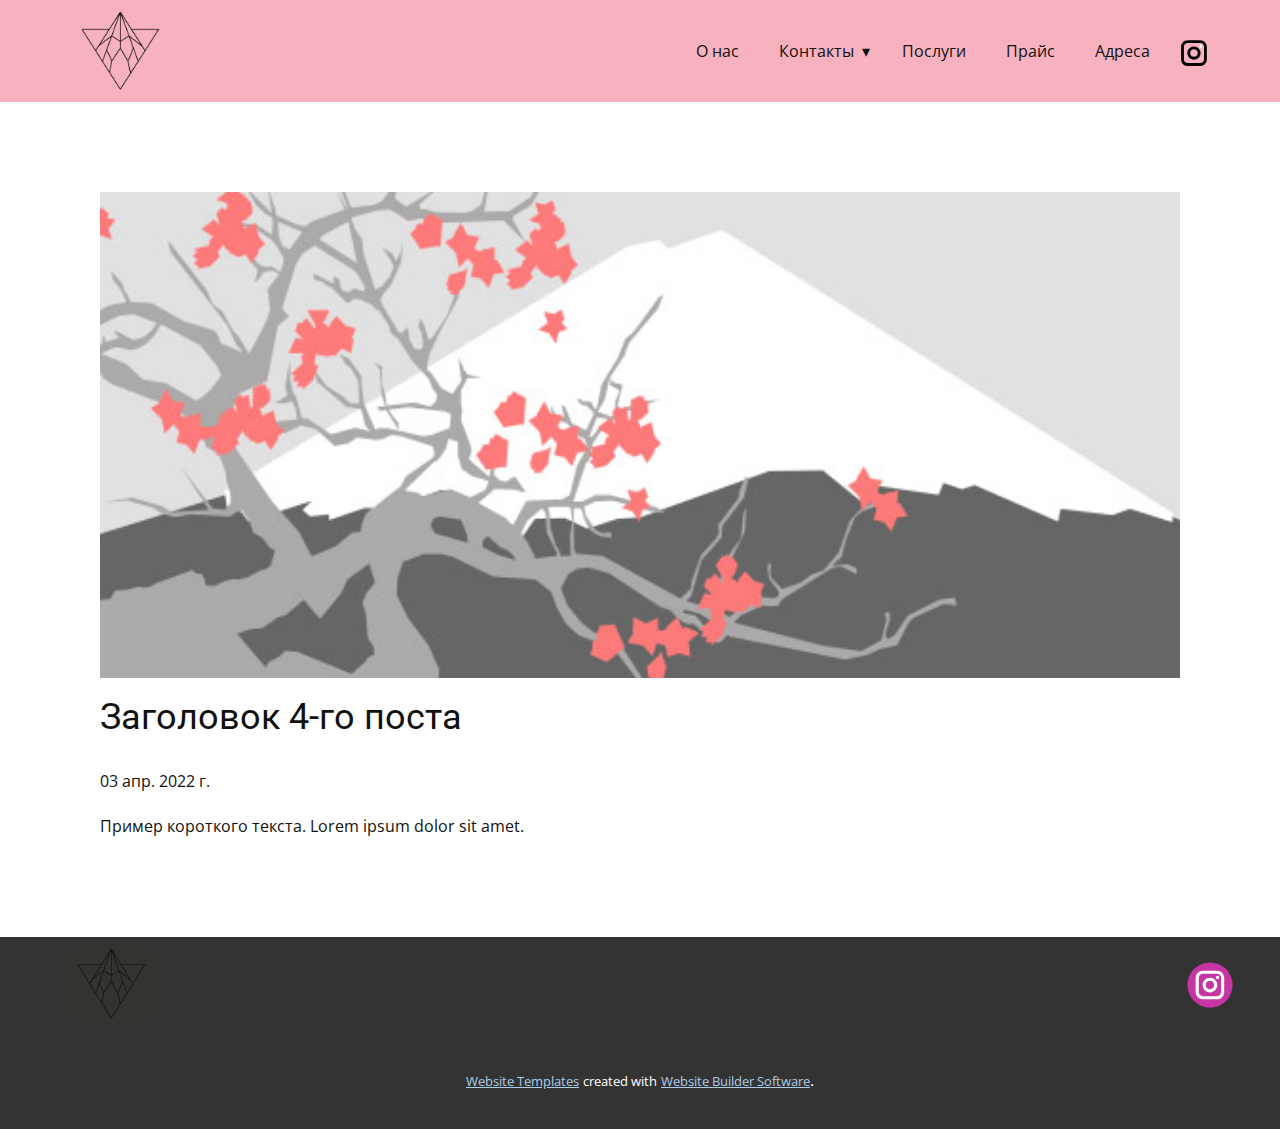
<file: blog/пост-3.html>
<!doctype html>
<html style="font-size: 16px;"><head>
    <meta name="viewport" content="width=device-width, initial-scale=1.0">
    <meta charset="utf-8">
    <meta name="keywords" content="Заголовок 1-го поста">
    <meta name="description" content="">
    <meta name="page_type" content="np-template-header-footer-from-plugin">
    <title>Заголовок 4-го поста</title>
    <link rel="stylesheet" href="../nicepage.css" media="screen">
<link rel="stylesheet" href="../Post-Template.css" media="screen">
    <script class="u-script" type="text/javascript" src="../jquery.js" defer=""></script>
    <script class="u-script" type="text/javascript" src="../nicepage.js" defer=""></script>
    <meta name="generator" content="Nicepage 4.8.2, nicepage.com">
    <link id="u-theme-google-font" rel="stylesheet" href="https://fonts.googleapis.com/css?family=Roboto:100,100i,300,300i,400,400i,500,500i,700,700i,900,900i|Open+Sans:300,300i,400,400i,500,500i,600,600i,700,700i,800,800i">
    
    
    
    <script type="application/ld+json">{
		"@context": "http://schema.org",
		"@type": "Organization",
		"name": "",
		"logo": "images/2121121.png",
		"sameAs": [
				"https://www.instagram.com/lashmaker_viktoria_ks/",
				"https://www.instagram.com/lashmaker_viktoria_ks/"
		]
}</script>
    <meta name="theme-color" content="#478ac9">
  </head>
  <body class="u-body u-xl-mode"><header class="u-clearfix u-custom-color-5 u-header u-sticky u-sticky-11cc u-header" id="sec-8f37"><style class="u-sticky-style" data-style-id="11cc">.u-sticky-fixed.u-sticky-11cc, .u-body.u-sticky-fixed .u-sticky-11cc {
box-shadow: 0px 5px 8px 0 rgba(0,0,0,0.7) !important
}</style><div class="u-clearfix u-sheet u-valign-middle u-sheet-1">
        <a href="../Главная.html#carousel_c589" data-page-id="56545896" class="u-image u-logo u-image-1" data-image-width="261" data-image-height="254" title="logo">
          <img src="../images/2121121.png" class="u-logo-image u-logo-image-1">
        </a>
        <nav class="u-dropdown-icon u-menu u-menu-dropdown u-offcanvas u-menu-1" data-responsive-from="MD">
          <div class="menu-collapse" style="font-size: 1rem; letter-spacing: 0px;">
            <a class="u-button-style u-custom-color u-custom-left-right-menu-spacing u-custom-padding-bottom u-custom-top-bottom-menu-spacing u-nav-link u-text-active-palette-1-base u-text-hover-palette-2-base" href="#">
              <svg class="u-svg-link" viewBox="0 0 24 24"><use xmlns:xlink="http://www.w3.org/1999/xlink" xlink:href="#menu-hamburger"></use></svg>
              <svg class="u-svg-content" version="1.1" id="menu-hamburger" viewBox="0 0 16 16" x="0px" y="0px" xmlns:xlink="http://www.w3.org/1999/xlink" xmlns="http://www.w3.org/2000/svg"><g><rect y="1" width="16" height="2"></rect><rect y="7" width="16" height="2"></rect><rect y="13" width="16" height="2"></rect>
</g></svg>
            </a>
          </div>
          <div class="u-custom-menu u-nav-container">
            <ul class="u-nav u-unstyled u-nav-1"><li class="u-nav-item"><a class="u-button-style u-nav-link u-text-active-palette-1-base u-text-hover-palette-2-base" href="../О-нас.html" style="padding: 10px 20px;">О нас</a>
</li><li class="u-nav-item"><a class="u-button-style u-nav-link u-text-active-palette-1-base u-text-hover-palette-2-base" href="../blog/пост-1.html" style="padding: 10px 20px;">Контакты</a><div class="u-nav-popup"><ul class="u-border-2 u-border-grey-75 u-h-spacing-20 u-nav u-unstyled u-v-spacing-10"><li class="u-nav-item"><a class="u-active-custom-color-5 u-button-style u-nav-link u-white" href="../tel:+38 (066) 027 44 53 ">Виктория: +38 (066) 027 44 53</a>
</li><li class="u-nav-item"><a class="u-active-custom-color-5 u-button-style u-nav-link u-white" href="../tel:+38 (066) 786 93 92">Алина: +38 (066) 786 93 92</a>
</li><li class="u-nav-item"><a class="u-active-custom-color-5 u-button-style u-nav-link u-white" href="../mailto:viktoriashambir777@gmail.com">Рабочая почта: viktoriashambir777@gmail.com</a>
</li></ul>
</div>
</li><li class="u-nav-item"><a class="u-button-style u-nav-link u-text-active-palette-1-base u-text-hover-palette-2-base" href="../Главная.html#sec-8360" data-page-id="56545896" style="padding: 10px 20px;">Послуги</a>
</li><li class="u-nav-item"><a class="u-button-style u-nav-link u-text-active-palette-1-base u-text-hover-palette-2-base" href="../Главная.html#carousel_572d" data-page-id="56545896" style="padding: 10px 20px;">Прайс</a>
</li><li class="u-nav-item"><a class="u-button-style u-nav-link u-text-active-palette-1-base u-text-hover-palette-2-base" href="../Главная.html#sec-dfef" data-page-id="56545896" style="padding: 10px 20px;">Адреса</a>
</li></ul>
          </div>
          <div class="u-custom-menu u-nav-container-collapse">
            <div class="u-black u-container-style u-inner-container-layout u-opacity u-opacity-95 u-sidenav">
              <div class="u-inner-container-layout u-sidenav-overflow">
                <div class="u-menu-close"></div>
                <ul class="u-align-center u-nav u-popupmenu-items u-unstyled u-nav-3"><li class="u-nav-item"><a class="u-button-style u-nav-link" href="../О-нас.html">О нас</a>
</li><li class="u-nav-item"><a class="u-button-style u-nav-link" href="../blog/пост-1.html">Контакты</a><div class="u-nav-popup"><ul class="u-border-2 u-border-grey-75 u-custom-font u-font-lobster u-h-spacing-20 u-nav u-unstyled u-v-spacing-10 u-nav-4"><li class="u-nav-item"><a class="u-button-style u-nav-link u-white" href="../tel:+38 (066) 027 44 53 ">Виктория: +38 (066) 027 44 53</a>
</li><li class="u-nav-item"><a class="u-button-style u-nav-link u-white" href="../tel:+38 (066) 786 93 92">Алина: +38 (066) 786 93 92</a>
</li><li class="u-nav-item"><a class="u-button-style u-nav-link u-white" href="../mailto:viktoriashambir777@gmail.com">Рабочая почта: viktoriashambir777@gmail.com</a>
</li></ul>
</div>
</li><li class="u-nav-item"><a class="u-button-style u-nav-link" href="../Главная.html#sec-8360" data-page-id="56545896">Послуги</a>
</li><li class="u-nav-item"><a class="u-button-style u-nav-link" href="../Главная.html#carousel_572d" data-page-id="56545896">Прайс</a>
</li><li class="u-nav-item"><a class="u-button-style u-nav-link" href="../Главная.html#sec-dfef" data-page-id="56545896">Адреса</a>
</li></ul>
              </div>
            </div>
            <div class="u-black u-menu-overlay u-opacity u-opacity-70"></div>
          </div>
        </nav>
        <div class="u-social-icons u-spacing-10 u-social-icons-1">
          <a class="u-social-url" title="instagram" target="_blank" href="https://www.instagram.com/lashmaker_viktoria_ks/"><span class="u-icon u-social-icon u-social-instagram u-text-black u-icon-1"><svg class="u-svg-link" preserveAspectRatio="xMidYMin slice" viewBox="0 0 112 112" style=""><use xmlns:xlink="http://www.w3.org/1999/xlink" xlink:href="#svg-b015"></use></svg><svg class="u-svg-content" viewBox="0 0 112 112" x="0" y="0" id="svg-b015"><path fill="currentColor" d="M55.9,32.9c-12.8,0-23.2,10.4-23.2,23.2s10.4,23.2,23.2,23.2s23.2-10.4,23.2-23.2S68.7,32.9,55.9,32.9z
	 M55.9,69.4c-7.4,0-13.3-6-13.3-13.3c-0.1-7.4,6-13.3,13.3-13.3s13.3,6,13.3,13.3C69.3,63.5,63.3,69.4,55.9,69.4z"></path><path fill="#FFFFFF" d="M79.7,26.8c-3,0-5.4,2.5-5.4,5.4s2.5,5.4,5.4,5.4c3,0,5.4-2.5,5.4-5.4S82.7,26.8,79.7,26.8z"></path><path fill="currentColor" d="M78.2,11H33.5C21,11,10.8,21.3,10.8,33.7v44.7c0,12.6,10.2,22.8,22.7,22.8h44.7c12.6,0,22.7-10.2,22.7-22.7
	V33.7C100.8,21.1,90.6,11,78.2,11z M91,78.4c0,7.1-5.8,12.8-12.8,12.8H33.5c-7.1,0-12.8-5.8-12.8-12.8V33.7
	c0-7.1,5.8-12.8,12.8-12.8h44.7c7.1,0,12.8,5.8,12.8,12.8V78.4z"></path></svg></span>
          </a>
        </div>
      </div></header>
    <section class="u-align-center u-clearfix u-section-1" id="sec-60ac">
      <div class="u-clearfix u-sheet u-valign-middle-md u-valign-middle-sm u-valign-middle-xs u-sheet-1"><!--post_details--><!--post_details_options_json--><!--{"source":""}--><!--/post_details_options_json--><!--blog_post-->
        <div class="u-container-style u-expanded-width u-post-details u-post-details-1">
          <div class="u-container-layout u-valign-middle u-container-layout-1"><!--blog_post_image-->
            <img alt="" class="u-blog-control u-expanded-width u-image u-image-default u-image-1" src="[data-uri]"><!--/blog_post_image--><!--blog_post_header-->
            <h2 class="u-blog-control u-text u-text-1">Заголовок 4-го поста</h2><!--/blog_post_header--><!--blog_post_metadata-->
            <div class="u-blog-control u-metadata u-metadata-1"><!--blog_post_metadata_date-->
              <span class="u-meta-date u-meta-icon">03 апр. 2022 г.</span><!--/blog_post_metadata_date--><!--blog_post_metadata_category-->
              <!--/blog_post_metadata_category--><!--blog_post_metadata_comments-->
              <!--/blog_post_metadata_comments-->
            </div><!--/blog_post_metadata--><!--blog_post_content-->
            <div class="u-align-justify u-blog-control u-post-content u-text u-text-2 fr-view">
  Пример короткого текста. Lorem ipsum dolor sit amet.
  </div><!--/blog_post_content-->
          </div>
        </div><!--/blog_post--><!--/post_details-->
      </div>
    </section>
    
    
    
    <footer class="u-align-center-md u-align-center-sm u-align-center-xs u-clearfix u-footer u-grey-80" id="sec-cf66"><div class="u-clearfix u-sheet u-sheet-1">
        <a href="../Главная.html" data-page-id="56545896" class="u-image u-logo u-image-1" data-image-width="243" data-image-height="221" title="Главная">
          <img src="../images/23.png" class="u-logo-image u-logo-image-1">
        </a>
        <div class="u-align-left u-social-icons u-spacing-10 u-social-icons-1">
          <a class="u-social-url" title="instagram" target="_blank" href="https://www.instagram.com/lashmaker_viktoria_ks/"><span class="u-icon u-social-icon u-social-instagram u-icon-1"><svg class="u-svg-link" preserveAspectRatio="xMidYMin slice" viewBox="0 0 112 112" style=""><use xmlns:xlink="http://www.w3.org/1999/xlink" xlink:href="#svg-3afa"></use></svg><svg class="u-svg-content" viewBox="0 0 112 112" x="0" y="0" id="svg-3afa"><circle fill="currentColor" cx="56.1" cy="56.1" r="55"></circle><path fill="#FFFFFF" d="M55.9,38.2c-9.9,0-17.9,8-17.9,17.9C38,66,46,74,55.9,74c9.9,0,17.9-8,17.9-17.9C73.8,46.2,65.8,38.2,55.9,38.2
            z M55.9,66.4c-5.7,0-10.3-4.6-10.3-10.3c-0.1-5.7,4.6-10.3,10.3-10.3c5.7,0,10.3,4.6,10.3,10.3C66.2,61.8,61.6,66.4,55.9,66.4z"></path><path fill="#FFFFFF" d="M74.3,33.5c-2.3,0-4.2,1.9-4.2,4.2s1.9,4.2,4.2,4.2s4.2-1.9,4.2-4.2S76.6,33.5,74.3,33.5z"></path><path fill="#FFFFFF" d="M73.1,21.3H38.6c-9.7,0-17.5,7.9-17.5,17.5v34.5c0,9.7,7.9,17.6,17.5,17.6h34.5c9.7,0,17.5-7.9,17.5-17.5V38.8
            C90.6,29.1,82.7,21.3,73.1,21.3z M83,73.3c0,5.5-4.5,9.9-9.9,9.9H38.6c-5.5,0-9.9-4.5-9.9-9.9V38.8c0-5.5,4.5-9.9,9.9-9.9h34.5
            c5.5,0,9.9,4.5,9.9,9.9V73.3z"></path></svg></span>
          </a>
        </div>
      </div></footer>
    <section class="u-backlink u-clearfix u-grey-80">
      <a class="u-link" href="https://nicepage.com/website-templates" target="_blank">
        <span>Website Templates</span>
      </a>
      <p class="u-text">
        <span>created with</span>
      </p>
      <a class="u-link" href="" target="_blank">
        <span>Website Builder Software</span>
      </a>. 
    </section>
  
</body></html>
</file>
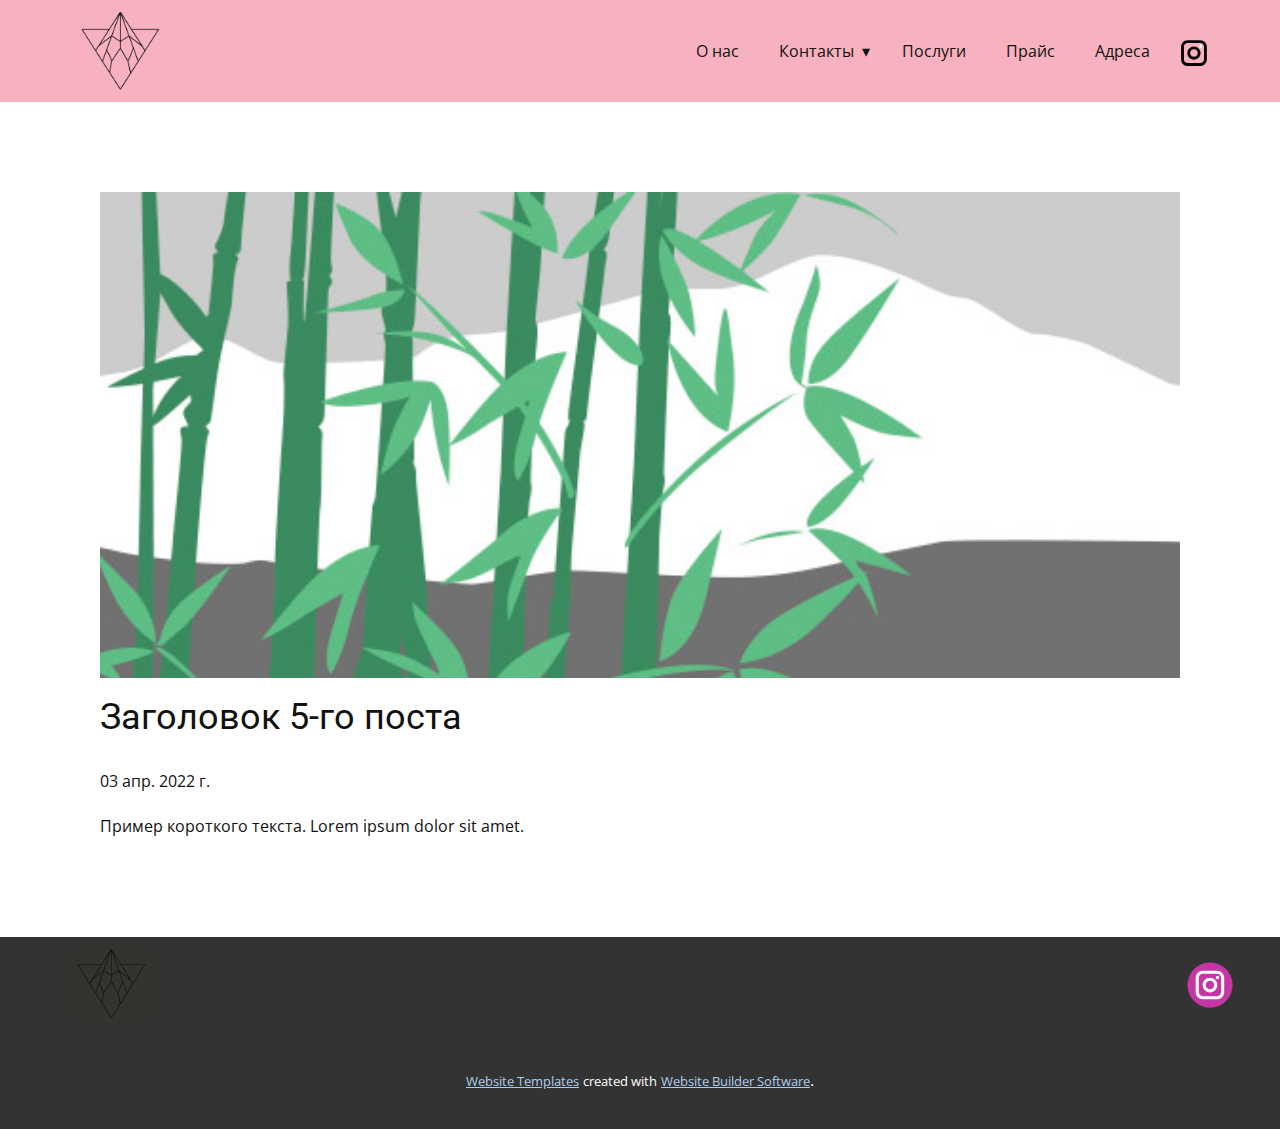
<file: blog/пост-4.html>
<!doctype html>
<html style="font-size: 16px;"><head>
    <meta name="viewport" content="width=device-width, initial-scale=1.0">
    <meta charset="utf-8">
    <meta name="keywords" content="Заголовок 1-го поста">
    <meta name="description" content="">
    <meta name="page_type" content="np-template-header-footer-from-plugin">
    <title>Заголовок 5-го поста</title>
    <link rel="stylesheet" href="../nicepage.css" media="screen">
<link rel="stylesheet" href="../Post-Template.css" media="screen">
    <script class="u-script" type="text/javascript" src="../jquery.js" defer=""></script>
    <script class="u-script" type="text/javascript" src="../nicepage.js" defer=""></script>
    <meta name="generator" content="Nicepage 4.8.2, nicepage.com">
    <link id="u-theme-google-font" rel="stylesheet" href="https://fonts.googleapis.com/css?family=Roboto:100,100i,300,300i,400,400i,500,500i,700,700i,900,900i|Open+Sans:300,300i,400,400i,500,500i,600,600i,700,700i,800,800i">
    
    
    
    <script type="application/ld+json">{
		"@context": "http://schema.org",
		"@type": "Organization",
		"name": "",
		"logo": "images/2121121.png",
		"sameAs": [
				"https://www.instagram.com/lashmaker_viktoria_ks/",
				"https://www.instagram.com/lashmaker_viktoria_ks/"
		]
}</script>
    <meta name="theme-color" content="#478ac9">
  </head>
  <body class="u-body u-xl-mode"><header class="u-clearfix u-custom-color-5 u-header u-sticky u-sticky-11cc u-header" id="sec-8f37"><style class="u-sticky-style" data-style-id="11cc">.u-sticky-fixed.u-sticky-11cc, .u-body.u-sticky-fixed .u-sticky-11cc {
box-shadow: 0px 5px 8px 0 rgba(0,0,0,0.7) !important
}</style><div class="u-clearfix u-sheet u-valign-middle u-sheet-1">
        <a href="../Главная.html#carousel_c589" data-page-id="56545896" class="u-image u-logo u-image-1" data-image-width="261" data-image-height="254" title="logo">
          <img src="../images/2121121.png" class="u-logo-image u-logo-image-1">
        </a>
        <nav class="u-dropdown-icon u-menu u-menu-dropdown u-offcanvas u-menu-1" data-responsive-from="MD">
          <div class="menu-collapse" style="font-size: 1rem; letter-spacing: 0px;">
            <a class="u-button-style u-custom-color u-custom-left-right-menu-spacing u-custom-padding-bottom u-custom-top-bottom-menu-spacing u-nav-link u-text-active-palette-1-base u-text-hover-palette-2-base" href="#">
              <svg class="u-svg-link" viewBox="0 0 24 24"><use xmlns:xlink="http://www.w3.org/1999/xlink" xlink:href="#menu-hamburger"></use></svg>
              <svg class="u-svg-content" version="1.1" id="menu-hamburger" viewBox="0 0 16 16" x="0px" y="0px" xmlns:xlink="http://www.w3.org/1999/xlink" xmlns="http://www.w3.org/2000/svg"><g><rect y="1" width="16" height="2"></rect><rect y="7" width="16" height="2"></rect><rect y="13" width="16" height="2"></rect>
</g></svg>
            </a>
          </div>
          <div class="u-custom-menu u-nav-container">
            <ul class="u-nav u-unstyled u-nav-1"><li class="u-nav-item"><a class="u-button-style u-nav-link u-text-active-palette-1-base u-text-hover-palette-2-base" href="../О-нас.html" style="padding: 10px 20px;">О нас</a>
</li><li class="u-nav-item"><a class="u-button-style u-nav-link u-text-active-palette-1-base u-text-hover-palette-2-base" href="../blog/пост-1.html" style="padding: 10px 20px;">Контакты</a><div class="u-nav-popup"><ul class="u-border-2 u-border-grey-75 u-h-spacing-20 u-nav u-unstyled u-v-spacing-10"><li class="u-nav-item"><a class="u-active-custom-color-5 u-button-style u-nav-link u-white" href="../tel:+38 (066) 027 44 53 ">Виктория: +38 (066) 027 44 53</a>
</li><li class="u-nav-item"><a class="u-active-custom-color-5 u-button-style u-nav-link u-white" href="../tel:+38 (066) 786 93 92">Алина: +38 (066) 786 93 92</a>
</li><li class="u-nav-item"><a class="u-active-custom-color-5 u-button-style u-nav-link u-white" href="../mailto:viktoriashambir777@gmail.com">Рабочая почта: viktoriashambir777@gmail.com</a>
</li></ul>
</div>
</li><li class="u-nav-item"><a class="u-button-style u-nav-link u-text-active-palette-1-base u-text-hover-palette-2-base" href="../Главная.html#sec-8360" data-page-id="56545896" style="padding: 10px 20px;">Послуги</a>
</li><li class="u-nav-item"><a class="u-button-style u-nav-link u-text-active-palette-1-base u-text-hover-palette-2-base" href="../Главная.html#carousel_572d" data-page-id="56545896" style="padding: 10px 20px;">Прайс</a>
</li><li class="u-nav-item"><a class="u-button-style u-nav-link u-text-active-palette-1-base u-text-hover-palette-2-base" href="../Главная.html#sec-dfef" data-page-id="56545896" style="padding: 10px 20px;">Адреса</a>
</li></ul>
          </div>
          <div class="u-custom-menu u-nav-container-collapse">
            <div class="u-black u-container-style u-inner-container-layout u-opacity u-opacity-95 u-sidenav">
              <div class="u-inner-container-layout u-sidenav-overflow">
                <div class="u-menu-close"></div>
                <ul class="u-align-center u-nav u-popupmenu-items u-unstyled u-nav-3"><li class="u-nav-item"><a class="u-button-style u-nav-link" href="../О-нас.html">О нас</a>
</li><li class="u-nav-item"><a class="u-button-style u-nav-link" href="../blog/пост-1.html">Контакты</a><div class="u-nav-popup"><ul class="u-border-2 u-border-grey-75 u-custom-font u-font-lobster u-h-spacing-20 u-nav u-unstyled u-v-spacing-10 u-nav-4"><li class="u-nav-item"><a class="u-button-style u-nav-link u-white" href="../tel:+38 (066) 027 44 53 ">Виктория: +38 (066) 027 44 53</a>
</li><li class="u-nav-item"><a class="u-button-style u-nav-link u-white" href="../tel:+38 (066) 786 93 92">Алина: +38 (066) 786 93 92</a>
</li><li class="u-nav-item"><a class="u-button-style u-nav-link u-white" href="../mailto:viktoriashambir777@gmail.com">Рабочая почта: viktoriashambir777@gmail.com</a>
</li></ul>
</div>
</li><li class="u-nav-item"><a class="u-button-style u-nav-link" href="../Главная.html#sec-8360" data-page-id="56545896">Послуги</a>
</li><li class="u-nav-item"><a class="u-button-style u-nav-link" href="../Главная.html#carousel_572d" data-page-id="56545896">Прайс</a>
</li><li class="u-nav-item"><a class="u-button-style u-nav-link" href="../Главная.html#sec-dfef" data-page-id="56545896">Адреса</a>
</li></ul>
              </div>
            </div>
            <div class="u-black u-menu-overlay u-opacity u-opacity-70"></div>
          </div>
        </nav>
        <div class="u-social-icons u-spacing-10 u-social-icons-1">
          <a class="u-social-url" title="instagram" target="_blank" href="https://www.instagram.com/lashmaker_viktoria_ks/"><span class="u-icon u-social-icon u-social-instagram u-text-black u-icon-1"><svg class="u-svg-link" preserveAspectRatio="xMidYMin slice" viewBox="0 0 112 112" style=""><use xmlns:xlink="http://www.w3.org/1999/xlink" xlink:href="#svg-b015"></use></svg><svg class="u-svg-content" viewBox="0 0 112 112" x="0" y="0" id="svg-b015"><path fill="currentColor" d="M55.9,32.9c-12.8,0-23.2,10.4-23.2,23.2s10.4,23.2,23.2,23.2s23.2-10.4,23.2-23.2S68.7,32.9,55.9,32.9z
	 M55.9,69.4c-7.4,0-13.3-6-13.3-13.3c-0.1-7.4,6-13.3,13.3-13.3s13.3,6,13.3,13.3C69.3,63.5,63.3,69.4,55.9,69.4z"></path><path fill="#FFFFFF" d="M79.7,26.8c-3,0-5.4,2.5-5.4,5.4s2.5,5.4,5.4,5.4c3,0,5.4-2.5,5.4-5.4S82.7,26.8,79.7,26.8z"></path><path fill="currentColor" d="M78.2,11H33.5C21,11,10.8,21.3,10.8,33.7v44.7c0,12.6,10.2,22.8,22.7,22.8h44.7c12.6,0,22.7-10.2,22.7-22.7
	V33.7C100.8,21.1,90.6,11,78.2,11z M91,78.4c0,7.1-5.8,12.8-12.8,12.8H33.5c-7.1,0-12.8-5.8-12.8-12.8V33.7
	c0-7.1,5.8-12.8,12.8-12.8h44.7c7.1,0,12.8,5.8,12.8,12.8V78.4z"></path></svg></span>
          </a>
        </div>
      </div></header>
    <section class="u-align-center u-clearfix u-section-1" id="sec-60ac">
      <div class="u-clearfix u-sheet u-valign-middle-md u-valign-middle-sm u-valign-middle-xs u-sheet-1"><!--post_details--><!--post_details_options_json--><!--{"source":""}--><!--/post_details_options_json--><!--blog_post-->
        <div class="u-container-style u-expanded-width u-post-details u-post-details-1">
          <div class="u-container-layout u-valign-middle u-container-layout-1"><!--blog_post_image-->
            <img alt="" class="u-blog-control u-expanded-width u-image u-image-default u-image-1" src="[data-uri]"><!--/blog_post_image--><!--blog_post_header-->
            <h2 class="u-blog-control u-text u-text-1">Заголовок 5-го поста</h2><!--/blog_post_header--><!--blog_post_metadata-->
            <div class="u-blog-control u-metadata u-metadata-1"><!--blog_post_metadata_date-->
              <span class="u-meta-date u-meta-icon">03 апр. 2022 г.</span><!--/blog_post_metadata_date--><!--blog_post_metadata_category-->
              <!--/blog_post_metadata_category--><!--blog_post_metadata_comments-->
              <!--/blog_post_metadata_comments-->
            </div><!--/blog_post_metadata--><!--blog_post_content-->
            <div class="u-align-justify u-blog-control u-post-content u-text u-text-2 fr-view">
  Пример короткого текста. Lorem ipsum dolor sit amet.
  </div><!--/blog_post_content-->
          </div>
        </div><!--/blog_post--><!--/post_details-->
      </div>
    </section>
    
    
    
    <footer class="u-align-center-md u-align-center-sm u-align-center-xs u-clearfix u-footer u-grey-80" id="sec-cf66"><div class="u-clearfix u-sheet u-sheet-1">
        <a href="../Главная.html" data-page-id="56545896" class="u-image u-logo u-image-1" data-image-width="243" data-image-height="221" title="Главная">
          <img src="../images/23.png" class="u-logo-image u-logo-image-1">
        </a>
        <div class="u-align-left u-social-icons u-spacing-10 u-social-icons-1">
          <a class="u-social-url" title="instagram" target="_blank" href="https://www.instagram.com/lashmaker_viktoria_ks/"><span class="u-icon u-social-icon u-social-instagram u-icon-1"><svg class="u-svg-link" preserveAspectRatio="xMidYMin slice" viewBox="0 0 112 112" style=""><use xmlns:xlink="http://www.w3.org/1999/xlink" xlink:href="#svg-3afa"></use></svg><svg class="u-svg-content" viewBox="0 0 112 112" x="0" y="0" id="svg-3afa"><circle fill="currentColor" cx="56.1" cy="56.1" r="55"></circle><path fill="#FFFFFF" d="M55.9,38.2c-9.9,0-17.9,8-17.9,17.9C38,66,46,74,55.9,74c9.9,0,17.9-8,17.9-17.9C73.8,46.2,65.8,38.2,55.9,38.2
            z M55.9,66.4c-5.7,0-10.3-4.6-10.3-10.3c-0.1-5.7,4.6-10.3,10.3-10.3c5.7,0,10.3,4.6,10.3,10.3C66.2,61.8,61.6,66.4,55.9,66.4z"></path><path fill="#FFFFFF" d="M74.3,33.5c-2.3,0-4.2,1.9-4.2,4.2s1.9,4.2,4.2,4.2s4.2-1.9,4.2-4.2S76.6,33.5,74.3,33.5z"></path><path fill="#FFFFFF" d="M73.1,21.3H38.6c-9.7,0-17.5,7.9-17.5,17.5v34.5c0,9.7,7.9,17.6,17.5,17.6h34.5c9.7,0,17.5-7.9,17.5-17.5V38.8
            C90.6,29.1,82.7,21.3,73.1,21.3z M83,73.3c0,5.5-4.5,9.9-9.9,9.9H38.6c-5.5,0-9.9-4.5-9.9-9.9V38.8c0-5.5,4.5-9.9,9.9-9.9h34.5
            c5.5,0,9.9,4.5,9.9,9.9V73.3z"></path></svg></span>
          </a>
        </div>
      </div></footer>
    <section class="u-backlink u-clearfix u-grey-80">
      <a class="u-link" href="https://nicepage.com/website-templates" target="_blank">
        <span>Website Templates</span>
      </a>
      <p class="u-text">
        <span>created with</span>
      </p>
      <a class="u-link" href="" target="_blank">
        <span>Website Builder Software</span>
      </a>. 
    </section>
  
</body></html>
</file>
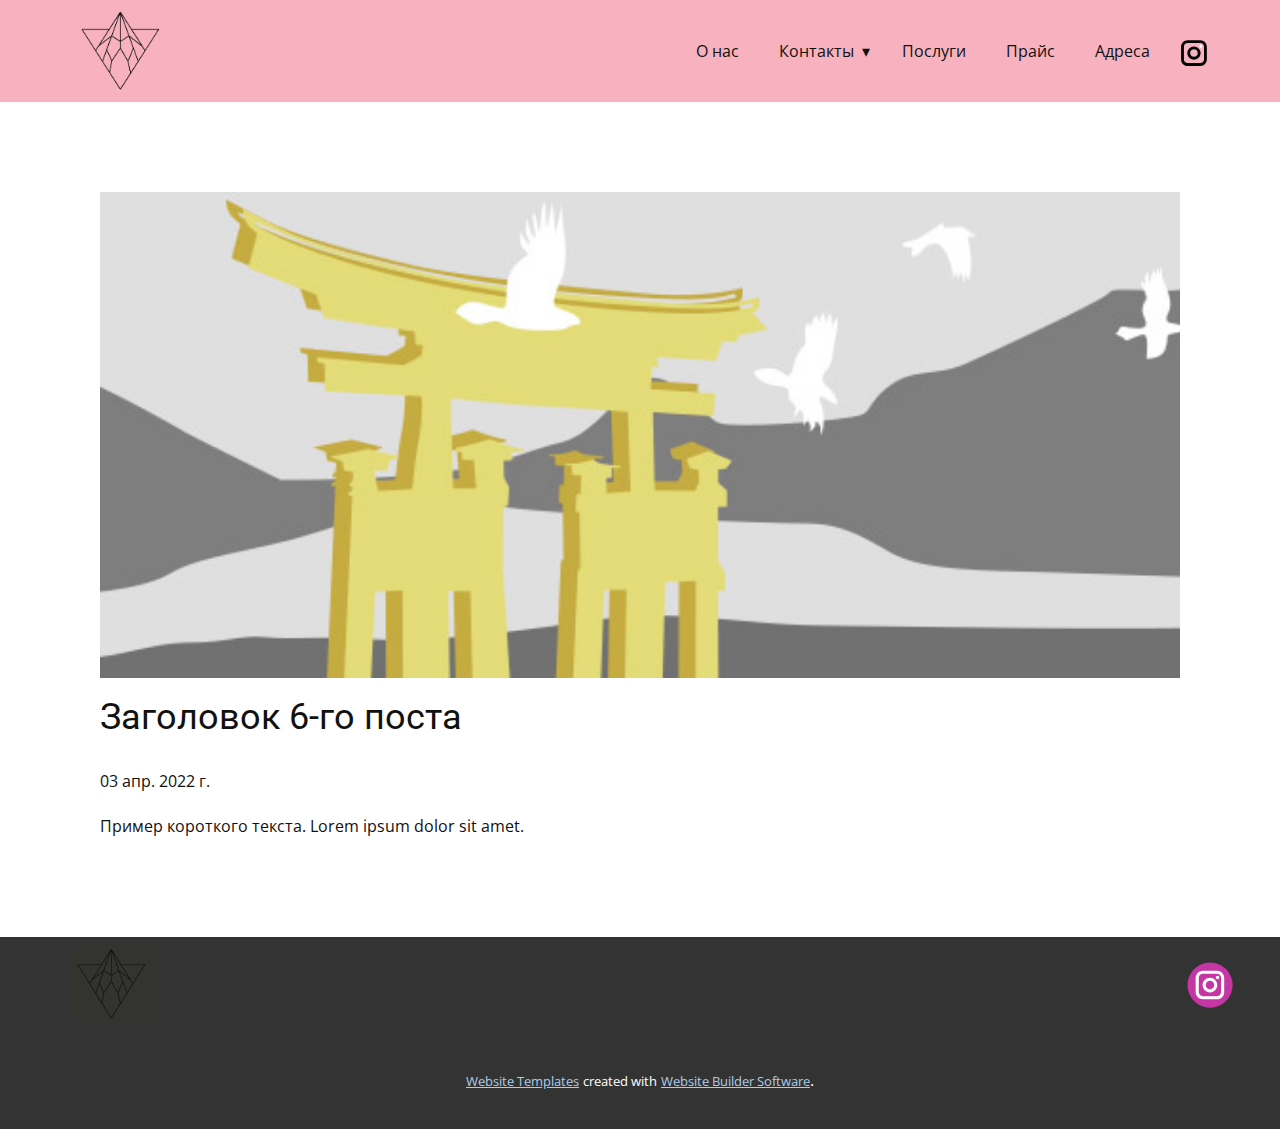
<file: blog/пост-5.html>
<!doctype html>
<html style="font-size: 16px;"><head>
    <meta name="viewport" content="width=device-width, initial-scale=1.0">
    <meta charset="utf-8">
    <meta name="keywords" content="Заголовок 1-го поста">
    <meta name="description" content="">
    <meta name="page_type" content="np-template-header-footer-from-plugin">
    <title>Заголовок 6-го поста</title>
    <link rel="stylesheet" href="../nicepage.css" media="screen">
<link rel="stylesheet" href="../Post-Template.css" media="screen">
    <script class="u-script" type="text/javascript" src="../jquery.js" defer=""></script>
    <script class="u-script" type="text/javascript" src="../nicepage.js" defer=""></script>
    <meta name="generator" content="Nicepage 4.8.2, nicepage.com">
    <link id="u-theme-google-font" rel="stylesheet" href="https://fonts.googleapis.com/css?family=Roboto:100,100i,300,300i,400,400i,500,500i,700,700i,900,900i|Open+Sans:300,300i,400,400i,500,500i,600,600i,700,700i,800,800i">
    
    
    
    <script type="application/ld+json">{
		"@context": "http://schema.org",
		"@type": "Organization",
		"name": "",
		"logo": "images/2121121.png",
		"sameAs": [
				"https://www.instagram.com/lashmaker_viktoria_ks/",
				"https://www.instagram.com/lashmaker_viktoria_ks/"
		]
}</script>
    <meta name="theme-color" content="#478ac9">
  </head>
  <body class="u-body u-xl-mode"><header class="u-clearfix u-custom-color-5 u-header u-sticky u-sticky-11cc u-header" id="sec-8f37"><style class="u-sticky-style" data-style-id="11cc">.u-sticky-fixed.u-sticky-11cc, .u-body.u-sticky-fixed .u-sticky-11cc {
box-shadow: 0px 5px 8px 0 rgba(0,0,0,0.7) !important
}</style><div class="u-clearfix u-sheet u-valign-middle u-sheet-1">
        <a href="../Главная.html#carousel_c589" data-page-id="56545896" class="u-image u-logo u-image-1" data-image-width="261" data-image-height="254" title="logo">
          <img src="../images/2121121.png" class="u-logo-image u-logo-image-1">
        </a>
        <nav class="u-dropdown-icon u-menu u-menu-dropdown u-offcanvas u-menu-1" data-responsive-from="MD">
          <div class="menu-collapse" style="font-size: 1rem; letter-spacing: 0px;">
            <a class="u-button-style u-custom-color u-custom-left-right-menu-spacing u-custom-padding-bottom u-custom-top-bottom-menu-spacing u-nav-link u-text-active-palette-1-base u-text-hover-palette-2-base" href="#">
              <svg class="u-svg-link" viewBox="0 0 24 24"><use xmlns:xlink="http://www.w3.org/1999/xlink" xlink:href="#menu-hamburger"></use></svg>
              <svg class="u-svg-content" version="1.1" id="menu-hamburger" viewBox="0 0 16 16" x="0px" y="0px" xmlns:xlink="http://www.w3.org/1999/xlink" xmlns="http://www.w3.org/2000/svg"><g><rect y="1" width="16" height="2"></rect><rect y="7" width="16" height="2"></rect><rect y="13" width="16" height="2"></rect>
</g></svg>
            </a>
          </div>
          <div class="u-custom-menu u-nav-container">
            <ul class="u-nav u-unstyled u-nav-1"><li class="u-nav-item"><a class="u-button-style u-nav-link u-text-active-palette-1-base u-text-hover-palette-2-base" href="../О-нас.html" style="padding: 10px 20px;">О нас</a>
</li><li class="u-nav-item"><a class="u-button-style u-nav-link u-text-active-palette-1-base u-text-hover-palette-2-base" href="../blog/пост-1.html" style="padding: 10px 20px;">Контакты</a><div class="u-nav-popup"><ul class="u-border-2 u-border-grey-75 u-h-spacing-20 u-nav u-unstyled u-v-spacing-10"><li class="u-nav-item"><a class="u-active-custom-color-5 u-button-style u-nav-link u-white" href="../tel:+38 (066) 027 44 53 ">Виктория: +38 (066) 027 44 53</a>
</li><li class="u-nav-item"><a class="u-active-custom-color-5 u-button-style u-nav-link u-white" href="../tel:+38 (066) 786 93 92">Алина: +38 (066) 786 93 92</a>
</li><li class="u-nav-item"><a class="u-active-custom-color-5 u-button-style u-nav-link u-white" href="../mailto:viktoriashambir777@gmail.com">Рабочая почта: viktoriashambir777@gmail.com</a>
</li></ul>
</div>
</li><li class="u-nav-item"><a class="u-button-style u-nav-link u-text-active-palette-1-base u-text-hover-palette-2-base" href="../Главная.html#sec-8360" data-page-id="56545896" style="padding: 10px 20px;">Послуги</a>
</li><li class="u-nav-item"><a class="u-button-style u-nav-link u-text-active-palette-1-base u-text-hover-palette-2-base" href="../Главная.html#carousel_572d" data-page-id="56545896" style="padding: 10px 20px;">Прайс</a>
</li><li class="u-nav-item"><a class="u-button-style u-nav-link u-text-active-palette-1-base u-text-hover-palette-2-base" href="../Главная.html#sec-dfef" data-page-id="56545896" style="padding: 10px 20px;">Адреса</a>
</li></ul>
          </div>
          <div class="u-custom-menu u-nav-container-collapse">
            <div class="u-black u-container-style u-inner-container-layout u-opacity u-opacity-95 u-sidenav">
              <div class="u-inner-container-layout u-sidenav-overflow">
                <div class="u-menu-close"></div>
                <ul class="u-align-center u-nav u-popupmenu-items u-unstyled u-nav-3"><li class="u-nav-item"><a class="u-button-style u-nav-link" href="../О-нас.html">О нас</a>
</li><li class="u-nav-item"><a class="u-button-style u-nav-link" href="../blog/пост-1.html">Контакты</a><div class="u-nav-popup"><ul class="u-border-2 u-border-grey-75 u-custom-font u-font-lobster u-h-spacing-20 u-nav u-unstyled u-v-spacing-10 u-nav-4"><li class="u-nav-item"><a class="u-button-style u-nav-link u-white" href="../tel:+38 (066) 027 44 53 ">Виктория: +38 (066) 027 44 53</a>
</li><li class="u-nav-item"><a class="u-button-style u-nav-link u-white" href="../tel:+38 (066) 786 93 92">Алина: +38 (066) 786 93 92</a>
</li><li class="u-nav-item"><a class="u-button-style u-nav-link u-white" href="../mailto:viktoriashambir777@gmail.com">Рабочая почта: viktoriashambir777@gmail.com</a>
</li></ul>
</div>
</li><li class="u-nav-item"><a class="u-button-style u-nav-link" href="../Главная.html#sec-8360" data-page-id="56545896">Послуги</a>
</li><li class="u-nav-item"><a class="u-button-style u-nav-link" href="../Главная.html#carousel_572d" data-page-id="56545896">Прайс</a>
</li><li class="u-nav-item"><a class="u-button-style u-nav-link" href="../Главная.html#sec-dfef" data-page-id="56545896">Адреса</a>
</li></ul>
              </div>
            </div>
            <div class="u-black u-menu-overlay u-opacity u-opacity-70"></div>
          </div>
        </nav>
        <div class="u-social-icons u-spacing-10 u-social-icons-1">
          <a class="u-social-url" title="instagram" target="_blank" href="https://www.instagram.com/lashmaker_viktoria_ks/"><span class="u-icon u-social-icon u-social-instagram u-text-black u-icon-1"><svg class="u-svg-link" preserveAspectRatio="xMidYMin slice" viewBox="0 0 112 112" style=""><use xmlns:xlink="http://www.w3.org/1999/xlink" xlink:href="#svg-b015"></use></svg><svg class="u-svg-content" viewBox="0 0 112 112" x="0" y="0" id="svg-b015"><path fill="currentColor" d="M55.9,32.9c-12.8,0-23.2,10.4-23.2,23.2s10.4,23.2,23.2,23.2s23.2-10.4,23.2-23.2S68.7,32.9,55.9,32.9z
	 M55.9,69.4c-7.4,0-13.3-6-13.3-13.3c-0.1-7.4,6-13.3,13.3-13.3s13.3,6,13.3,13.3C69.3,63.5,63.3,69.4,55.9,69.4z"></path><path fill="#FFFFFF" d="M79.7,26.8c-3,0-5.4,2.5-5.4,5.4s2.5,5.4,5.4,5.4c3,0,5.4-2.5,5.4-5.4S82.7,26.8,79.7,26.8z"></path><path fill="currentColor" d="M78.2,11H33.5C21,11,10.8,21.3,10.8,33.7v44.7c0,12.6,10.2,22.8,22.7,22.8h44.7c12.6,0,22.7-10.2,22.7-22.7
	V33.7C100.8,21.1,90.6,11,78.2,11z M91,78.4c0,7.1-5.8,12.8-12.8,12.8H33.5c-7.1,0-12.8-5.8-12.8-12.8V33.7
	c0-7.1,5.8-12.8,12.8-12.8h44.7c7.1,0,12.8,5.8,12.8,12.8V78.4z"></path></svg></span>
          </a>
        </div>
      </div></header>
    <section class="u-align-center u-clearfix u-section-1" id="sec-60ac">
      <div class="u-clearfix u-sheet u-valign-middle-md u-valign-middle-sm u-valign-middle-xs u-sheet-1"><!--post_details--><!--post_details_options_json--><!--{"source":""}--><!--/post_details_options_json--><!--blog_post-->
        <div class="u-container-style u-expanded-width u-post-details u-post-details-1">
          <div class="u-container-layout u-valign-middle u-container-layout-1"><!--blog_post_image-->
            <img alt="" class="u-blog-control u-expanded-width u-image u-image-default u-image-1" src="[data-uri]"><!--/blog_post_image--><!--blog_post_header-->
            <h2 class="u-blog-control u-text u-text-1">Заголовок 6-го поста</h2><!--/blog_post_header--><!--blog_post_metadata-->
            <div class="u-blog-control u-metadata u-metadata-1"><!--blog_post_metadata_date-->
              <span class="u-meta-date u-meta-icon">03 апр. 2022 г.</span><!--/blog_post_metadata_date--><!--blog_post_metadata_category-->
              <!--/blog_post_metadata_category--><!--blog_post_metadata_comments-->
              <!--/blog_post_metadata_comments-->
            </div><!--/blog_post_metadata--><!--blog_post_content-->
            <div class="u-align-justify u-blog-control u-post-content u-text u-text-2 fr-view">
  Пример короткого текста. Lorem ipsum dolor sit amet.
  </div><!--/blog_post_content-->
          </div>
        </div><!--/blog_post--><!--/post_details-->
      </div>
    </section>
    
    
    
    <footer class="u-align-center-md u-align-center-sm u-align-center-xs u-clearfix u-footer u-grey-80" id="sec-cf66"><div class="u-clearfix u-sheet u-sheet-1">
        <a href="../Главная.html" data-page-id="56545896" class="u-image u-logo u-image-1" data-image-width="243" data-image-height="221" title="Главная">
          <img src="../images/23.png" class="u-logo-image u-logo-image-1">
        </a>
        <div class="u-align-left u-social-icons u-spacing-10 u-social-icons-1">
          <a class="u-social-url" title="instagram" target="_blank" href="https://www.instagram.com/lashmaker_viktoria_ks/"><span class="u-icon u-social-icon u-social-instagram u-icon-1"><svg class="u-svg-link" preserveAspectRatio="xMidYMin slice" viewBox="0 0 112 112" style=""><use xmlns:xlink="http://www.w3.org/1999/xlink" xlink:href="#svg-3afa"></use></svg><svg class="u-svg-content" viewBox="0 0 112 112" x="0" y="0" id="svg-3afa"><circle fill="currentColor" cx="56.1" cy="56.1" r="55"></circle><path fill="#FFFFFF" d="M55.9,38.2c-9.9,0-17.9,8-17.9,17.9C38,66,46,74,55.9,74c9.9,0,17.9-8,17.9-17.9C73.8,46.2,65.8,38.2,55.9,38.2
            z M55.9,66.4c-5.7,0-10.3-4.6-10.3-10.3c-0.1-5.7,4.6-10.3,10.3-10.3c5.7,0,10.3,4.6,10.3,10.3C66.2,61.8,61.6,66.4,55.9,66.4z"></path><path fill="#FFFFFF" d="M74.3,33.5c-2.3,0-4.2,1.9-4.2,4.2s1.9,4.2,4.2,4.2s4.2-1.9,4.2-4.2S76.6,33.5,74.3,33.5z"></path><path fill="#FFFFFF" d="M73.1,21.3H38.6c-9.7,0-17.5,7.9-17.5,17.5v34.5c0,9.7,7.9,17.6,17.5,17.6h34.5c9.7,0,17.5-7.9,17.5-17.5V38.8
            C90.6,29.1,82.7,21.3,73.1,21.3z M83,73.3c0,5.5-4.5,9.9-9.9,9.9H38.6c-5.5,0-9.9-4.5-9.9-9.9V38.8c0-5.5,4.5-9.9,9.9-9.9h34.5
            c5.5,0,9.9,4.5,9.9,9.9V73.3z"></path></svg></span>
          </a>
        </div>
      </div></footer>
    <section class="u-backlink u-clearfix u-grey-80">
      <a class="u-link" href="https://nicepage.com/website-templates" target="_blank">
        <span>Website Templates</span>
      </a>
      <p class="u-text">
        <span>created with</span>
      </p>
      <a class="u-link" href="" target="_blank">
        <span>Website Builder Software</span>
      </a>. 
    </section>
  
</body></html>
</file>
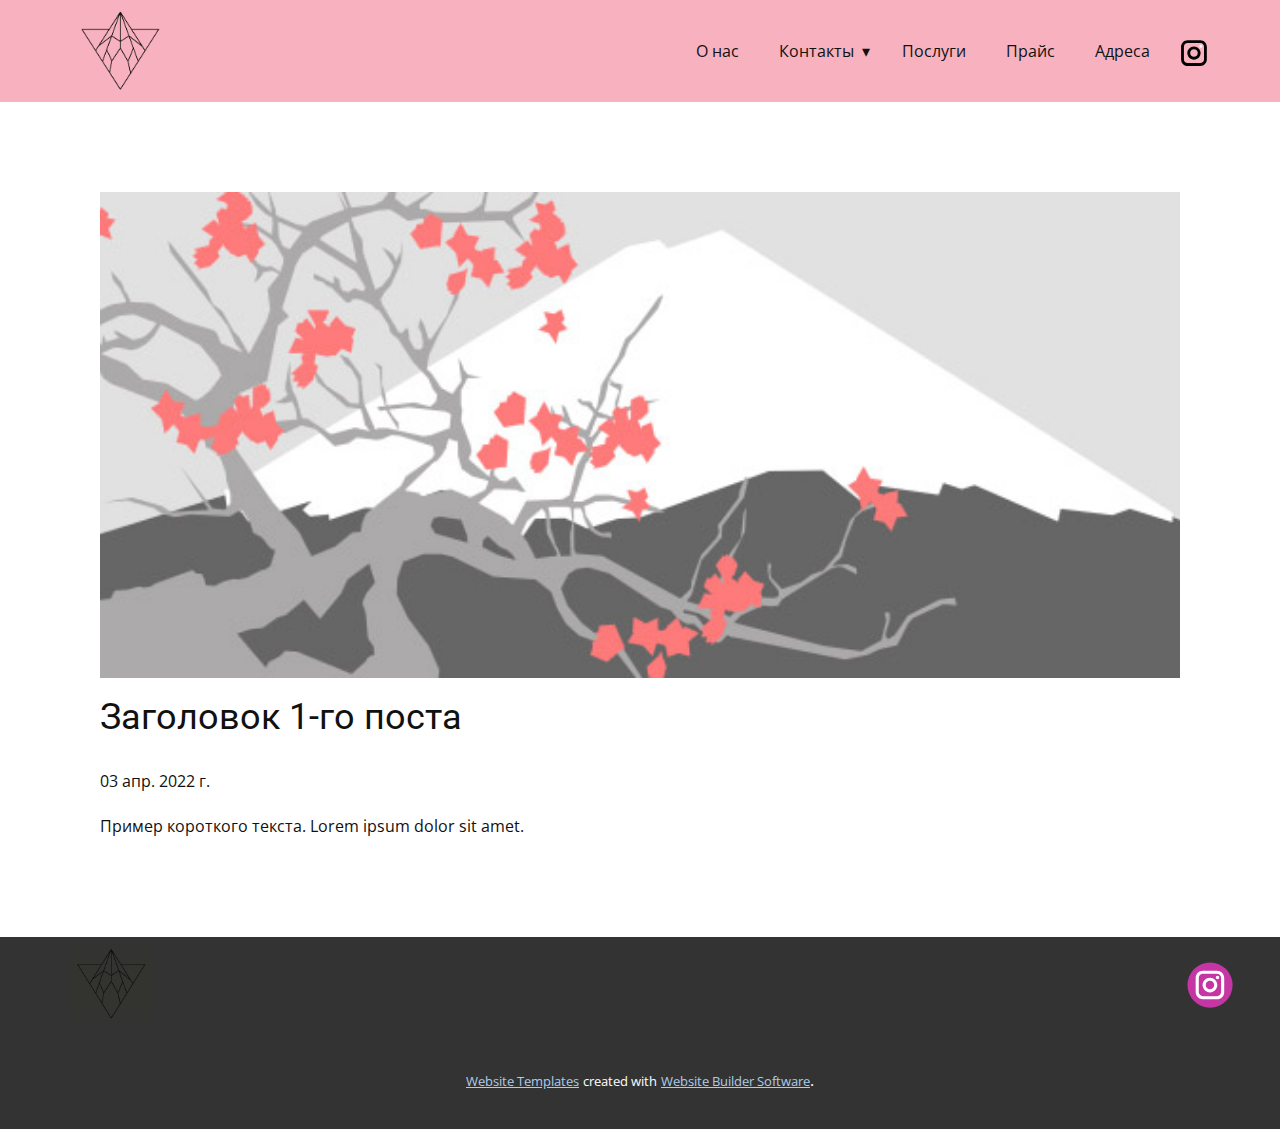
<file: blog/пост.html>
<!doctype html>
<html style="font-size: 16px;"><head>
    <meta name="viewport" content="width=device-width, initial-scale=1.0">
    <meta charset="utf-8">
    <meta name="keywords" content="Заголовок 1-го поста">
    <meta name="description" content="">
    <meta name="page_type" content="np-template-header-footer-from-plugin">
    <title>Заголовок 1-го поста</title>
    <link rel="stylesheet" href="../nicepage.css" media="screen">
<link rel="stylesheet" href="../Post-Template.css" media="screen">
    <script class="u-script" type="text/javascript" src="../jquery.js" defer=""></script>
    <script class="u-script" type="text/javascript" src="../nicepage.js" defer=""></script>
    <meta name="generator" content="Nicepage 4.8.2, nicepage.com">
    <link id="u-theme-google-font" rel="stylesheet" href="https://fonts.googleapis.com/css?family=Roboto:100,100i,300,300i,400,400i,500,500i,700,700i,900,900i|Open+Sans:300,300i,400,400i,500,500i,600,600i,700,700i,800,800i">
    
    
    
    <script type="application/ld+json">{
		"@context": "http://schema.org",
		"@type": "Organization",
		"name": "",
		"logo": "images/2121121.png",
		"sameAs": [
				"https://www.instagram.com/lashmaker_viktoria_ks/",
				"https://www.instagram.com/lashmaker_viktoria_ks/"
		]
}</script>
    <meta name="theme-color" content="#478ac9">
  </head>
  <body class="u-body u-xl-mode"><header class="u-clearfix u-custom-color-5 u-header u-sticky u-sticky-11cc u-header" id="sec-8f37"><style class="u-sticky-style" data-style-id="11cc">.u-sticky-fixed.u-sticky-11cc, .u-body.u-sticky-fixed .u-sticky-11cc {
box-shadow: 0px 5px 8px 0 rgba(0,0,0,0.7) !important
}</style><div class="u-clearfix u-sheet u-valign-middle u-sheet-1">
        <a href="../Главная.html#carousel_c589" data-page-id="56545896" class="u-image u-logo u-image-1" data-image-width="261" data-image-height="254" title="logo">
          <img src="../images/2121121.png" class="u-logo-image u-logo-image-1">
        </a>
        <nav class="u-dropdown-icon u-menu u-menu-dropdown u-offcanvas u-menu-1" data-responsive-from="MD">
          <div class="menu-collapse" style="font-size: 1rem; letter-spacing: 0px;">
            <a class="u-button-style u-custom-color u-custom-left-right-menu-spacing u-custom-padding-bottom u-custom-top-bottom-menu-spacing u-nav-link u-text-active-palette-1-base u-text-hover-palette-2-base" href="#">
              <svg class="u-svg-link" viewBox="0 0 24 24"><use xmlns:xlink="http://www.w3.org/1999/xlink" xlink:href="#menu-hamburger"></use></svg>
              <svg class="u-svg-content" version="1.1" id="menu-hamburger" viewBox="0 0 16 16" x="0px" y="0px" xmlns:xlink="http://www.w3.org/1999/xlink" xmlns="http://www.w3.org/2000/svg"><g><rect y="1" width="16" height="2"></rect><rect y="7" width="16" height="2"></rect><rect y="13" width="16" height="2"></rect>
</g></svg>
            </a>
          </div>
          <div class="u-custom-menu u-nav-container">
            <ul class="u-nav u-unstyled u-nav-1"><li class="u-nav-item"><a class="u-button-style u-nav-link u-text-active-palette-1-base u-text-hover-palette-2-base" href="../О-нас.html" style="padding: 10px 20px;">О нас</a>
</li><li class="u-nav-item"><a class="u-button-style u-nav-link u-text-active-palette-1-base u-text-hover-palette-2-base" href="../blog/пост-1.html" style="padding: 10px 20px;">Контакты</a><div class="u-nav-popup"><ul class="u-border-2 u-border-grey-75 u-h-spacing-20 u-nav u-unstyled u-v-spacing-10"><li class="u-nav-item"><a class="u-active-custom-color-5 u-button-style u-nav-link u-white" href="../tel:+38 (066) 027 44 53 ">Виктория: +38 (066) 027 44 53</a>
</li><li class="u-nav-item"><a class="u-active-custom-color-5 u-button-style u-nav-link u-white" href="../tel:+38 (066) 786 93 92">Алина: +38 (066) 786 93 92</a>
</li><li class="u-nav-item"><a class="u-active-custom-color-5 u-button-style u-nav-link u-white" href="../mailto:viktoriashambir777@gmail.com">Рабочая почта: viktoriashambir777@gmail.com</a>
</li></ul>
</div>
</li><li class="u-nav-item"><a class="u-button-style u-nav-link u-text-active-palette-1-base u-text-hover-palette-2-base" href="../Главная.html#sec-8360" data-page-id="56545896" style="padding: 10px 20px;">Послуги</a>
</li><li class="u-nav-item"><a class="u-button-style u-nav-link u-text-active-palette-1-base u-text-hover-palette-2-base" href="../Главная.html#carousel_572d" data-page-id="56545896" style="padding: 10px 20px;">Прайс</a>
</li><li class="u-nav-item"><a class="u-button-style u-nav-link u-text-active-palette-1-base u-text-hover-palette-2-base" href="../Главная.html#sec-dfef" data-page-id="56545896" style="padding: 10px 20px;">Адреса</a>
</li></ul>
          </div>
          <div class="u-custom-menu u-nav-container-collapse">
            <div class="u-black u-container-style u-inner-container-layout u-opacity u-opacity-95 u-sidenav">
              <div class="u-inner-container-layout u-sidenav-overflow">
                <div class="u-menu-close"></div>
                <ul class="u-align-center u-nav u-popupmenu-items u-unstyled u-nav-3"><li class="u-nav-item"><a class="u-button-style u-nav-link" href="../О-нас.html">О нас</a>
</li><li class="u-nav-item"><a class="u-button-style u-nav-link" href="../blog/пост-1.html">Контакты</a><div class="u-nav-popup"><ul class="u-border-2 u-border-grey-75 u-custom-font u-font-lobster u-h-spacing-20 u-nav u-unstyled u-v-spacing-10 u-nav-4"><li class="u-nav-item"><a class="u-button-style u-nav-link u-white" href="../tel:+38 (066) 027 44 53 ">Виктория: +38 (066) 027 44 53</a>
</li><li class="u-nav-item"><a class="u-button-style u-nav-link u-white" href="../tel:+38 (066) 786 93 92">Алина: +38 (066) 786 93 92</a>
</li><li class="u-nav-item"><a class="u-button-style u-nav-link u-white" href="../mailto:viktoriashambir777@gmail.com">Рабочая почта: viktoriashambir777@gmail.com</a>
</li></ul>
</div>
</li><li class="u-nav-item"><a class="u-button-style u-nav-link" href="../Главная.html#sec-8360" data-page-id="56545896">Послуги</a>
</li><li class="u-nav-item"><a class="u-button-style u-nav-link" href="../Главная.html#carousel_572d" data-page-id="56545896">Прайс</a>
</li><li class="u-nav-item"><a class="u-button-style u-nav-link" href="../Главная.html#sec-dfef" data-page-id="56545896">Адреса</a>
</li></ul>
              </div>
            </div>
            <div class="u-black u-menu-overlay u-opacity u-opacity-70"></div>
          </div>
        </nav>
        <div class="u-social-icons u-spacing-10 u-social-icons-1">
          <a class="u-social-url" title="instagram" target="_blank" href="https://www.instagram.com/lashmaker_viktoria_ks/"><span class="u-icon u-social-icon u-social-instagram u-text-black u-icon-1"><svg class="u-svg-link" preserveAspectRatio="xMidYMin slice" viewBox="0 0 112 112" style=""><use xmlns:xlink="http://www.w3.org/1999/xlink" xlink:href="#svg-b015"></use></svg><svg class="u-svg-content" viewBox="0 0 112 112" x="0" y="0" id="svg-b015"><path fill="currentColor" d="M55.9,32.9c-12.8,0-23.2,10.4-23.2,23.2s10.4,23.2,23.2,23.2s23.2-10.4,23.2-23.2S68.7,32.9,55.9,32.9z
	 M55.9,69.4c-7.4,0-13.3-6-13.3-13.3c-0.1-7.4,6-13.3,13.3-13.3s13.3,6,13.3,13.3C69.3,63.5,63.3,69.4,55.9,69.4z"></path><path fill="#FFFFFF" d="M79.7,26.8c-3,0-5.4,2.5-5.4,5.4s2.5,5.4,5.4,5.4c3,0,5.4-2.5,5.4-5.4S82.7,26.8,79.7,26.8z"></path><path fill="currentColor" d="M78.2,11H33.5C21,11,10.8,21.3,10.8,33.7v44.7c0,12.6,10.2,22.8,22.7,22.8h44.7c12.6,0,22.7-10.2,22.7-22.7
	V33.7C100.8,21.1,90.6,11,78.2,11z M91,78.4c0,7.1-5.8,12.8-12.8,12.8H33.5c-7.1,0-12.8-5.8-12.8-12.8V33.7
	c0-7.1,5.8-12.8,12.8-12.8h44.7c7.1,0,12.8,5.8,12.8,12.8V78.4z"></path></svg></span>
          </a>
        </div>
      </div></header>
    <section class="u-align-center u-clearfix u-section-1" id="sec-60ac">
      <div class="u-clearfix u-sheet u-valign-middle-md u-valign-middle-sm u-valign-middle-xs u-sheet-1"><!--post_details--><!--post_details_options_json--><!--{"source":""}--><!--/post_details_options_json--><!--blog_post-->
        <div class="u-container-style u-expanded-width u-post-details u-post-details-1">
          <div class="u-container-layout u-valign-middle u-container-layout-1"><!--blog_post_image-->
            <img alt="" class="u-blog-control u-expanded-width u-image u-image-default u-image-1" src="[data-uri]"><!--/blog_post_image--><!--blog_post_header-->
            <h2 class="u-blog-control u-text u-text-1">Заголовок 1-го поста</h2><!--/blog_post_header--><!--blog_post_metadata-->
            <div class="u-blog-control u-metadata u-metadata-1"><!--blog_post_metadata_date-->
              <span class="u-meta-date u-meta-icon">03 апр. 2022 г.</span><!--/blog_post_metadata_date--><!--blog_post_metadata_category-->
              <!--/blog_post_metadata_category--><!--blog_post_metadata_comments-->
              <!--/blog_post_metadata_comments-->
            </div><!--/blog_post_metadata--><!--blog_post_content-->
            <div class="u-align-justify u-blog-control u-post-content u-text u-text-2 fr-view">
  Пример короткого текста. Lorem ipsum dolor sit amet.
  </div><!--/blog_post_content-->
          </div>
        </div><!--/blog_post--><!--/post_details-->
      </div>
    </section>
    
    
    
    <footer class="u-align-center-md u-align-center-sm u-align-center-xs u-clearfix u-footer u-grey-80" id="sec-cf66"><div class="u-clearfix u-sheet u-sheet-1">
        <a href="../Главная.html" data-page-id="56545896" class="u-image u-logo u-image-1" data-image-width="243" data-image-height="221" title="Главная">
          <img src="../images/23.png" class="u-logo-image u-logo-image-1">
        </a>
        <div class="u-align-left u-social-icons u-spacing-10 u-social-icons-1">
          <a class="u-social-url" title="instagram" target="_blank" href="https://www.instagram.com/lashmaker_viktoria_ks/"><span class="u-icon u-social-icon u-social-instagram u-icon-1"><svg class="u-svg-link" preserveAspectRatio="xMidYMin slice" viewBox="0 0 112 112" style=""><use xmlns:xlink="http://www.w3.org/1999/xlink" xlink:href="#svg-3afa"></use></svg><svg class="u-svg-content" viewBox="0 0 112 112" x="0" y="0" id="svg-3afa"><circle fill="currentColor" cx="56.1" cy="56.1" r="55"></circle><path fill="#FFFFFF" d="M55.9,38.2c-9.9,0-17.9,8-17.9,17.9C38,66,46,74,55.9,74c9.9,0,17.9-8,17.9-17.9C73.8,46.2,65.8,38.2,55.9,38.2
            z M55.9,66.4c-5.7,0-10.3-4.6-10.3-10.3c-0.1-5.7,4.6-10.3,10.3-10.3c5.7,0,10.3,4.6,10.3,10.3C66.2,61.8,61.6,66.4,55.9,66.4z"></path><path fill="#FFFFFF" d="M74.3,33.5c-2.3,0-4.2,1.9-4.2,4.2s1.9,4.2,4.2,4.2s4.2-1.9,4.2-4.2S76.6,33.5,74.3,33.5z"></path><path fill="#FFFFFF" d="M73.1,21.3H38.6c-9.7,0-17.5,7.9-17.5,17.5v34.5c0,9.7,7.9,17.6,17.5,17.6h34.5c9.7,0,17.5-7.9,17.5-17.5V38.8
            C90.6,29.1,82.7,21.3,73.1,21.3z M83,73.3c0,5.5-4.5,9.9-9.9,9.9H38.6c-5.5,0-9.9-4.5-9.9-9.9V38.8c0-5.5,4.5-9.9,9.9-9.9h34.5
            c5.5,0,9.9,4.5,9.9,9.9V73.3z"></path></svg></span>
          </a>
        </div>
      </div></footer>
    <section class="u-backlink u-clearfix u-grey-80">
      <a class="u-link" href="https://nicepage.com/website-templates" target="_blank">
        <span>Website Templates</span>
      </a>
      <p class="u-text">
        <span>created with</span>
      </p>
      <a class="u-link" href="" target="_blank">
        <span>Website Builder Software</span>
      </a>. 
    </section>
  
</body></html>
</file>
